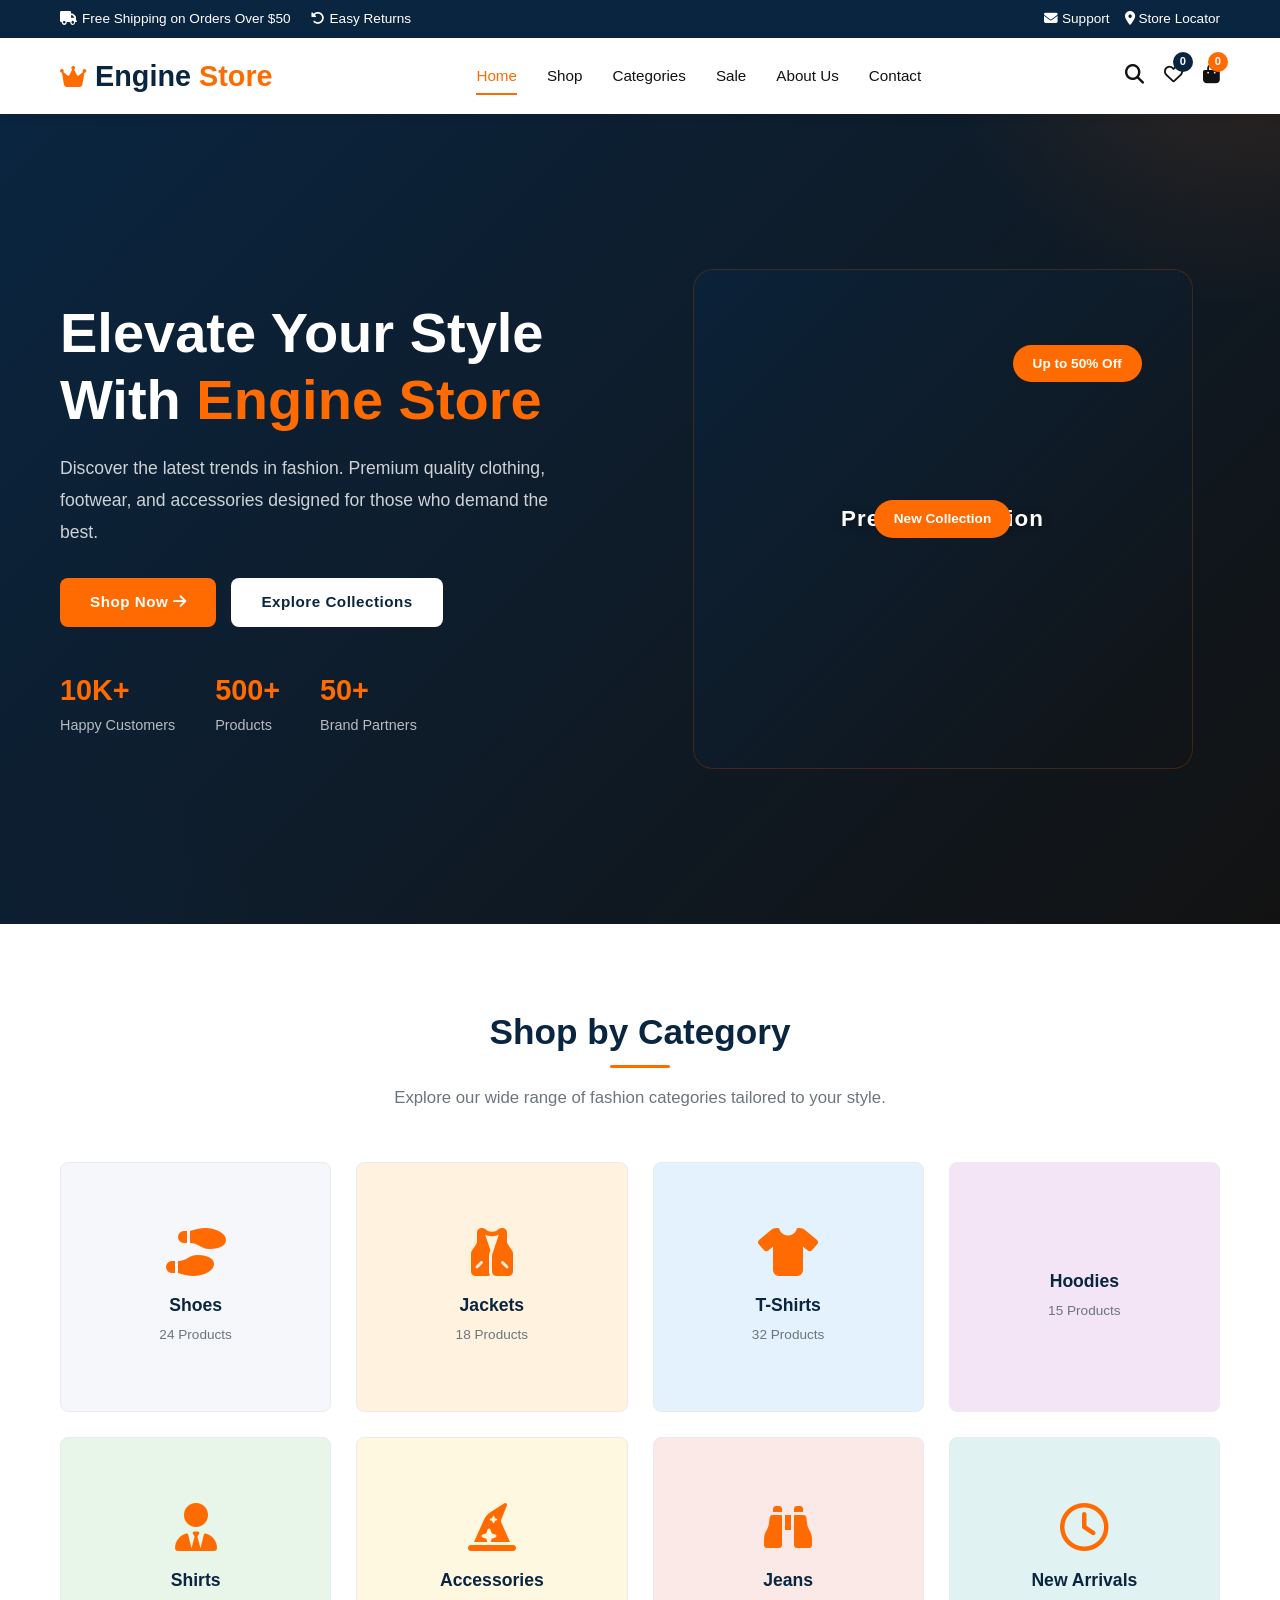
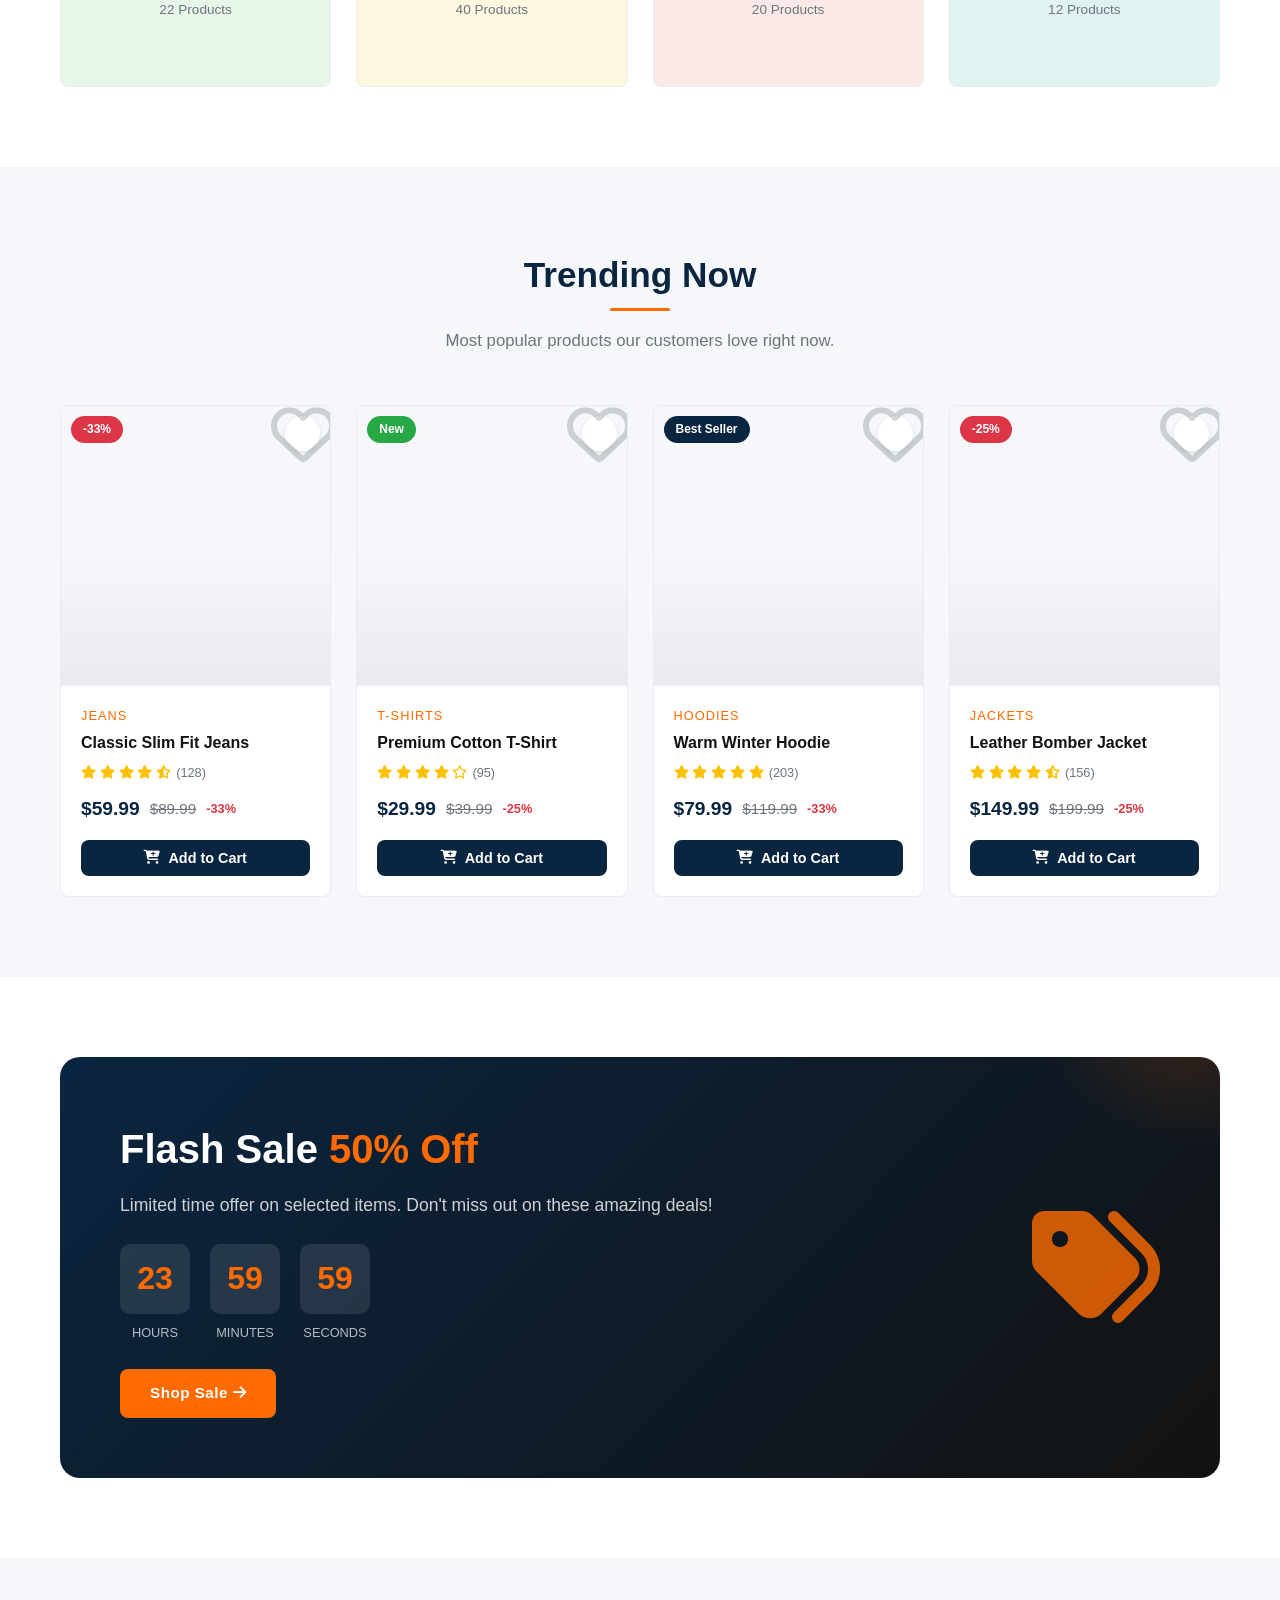
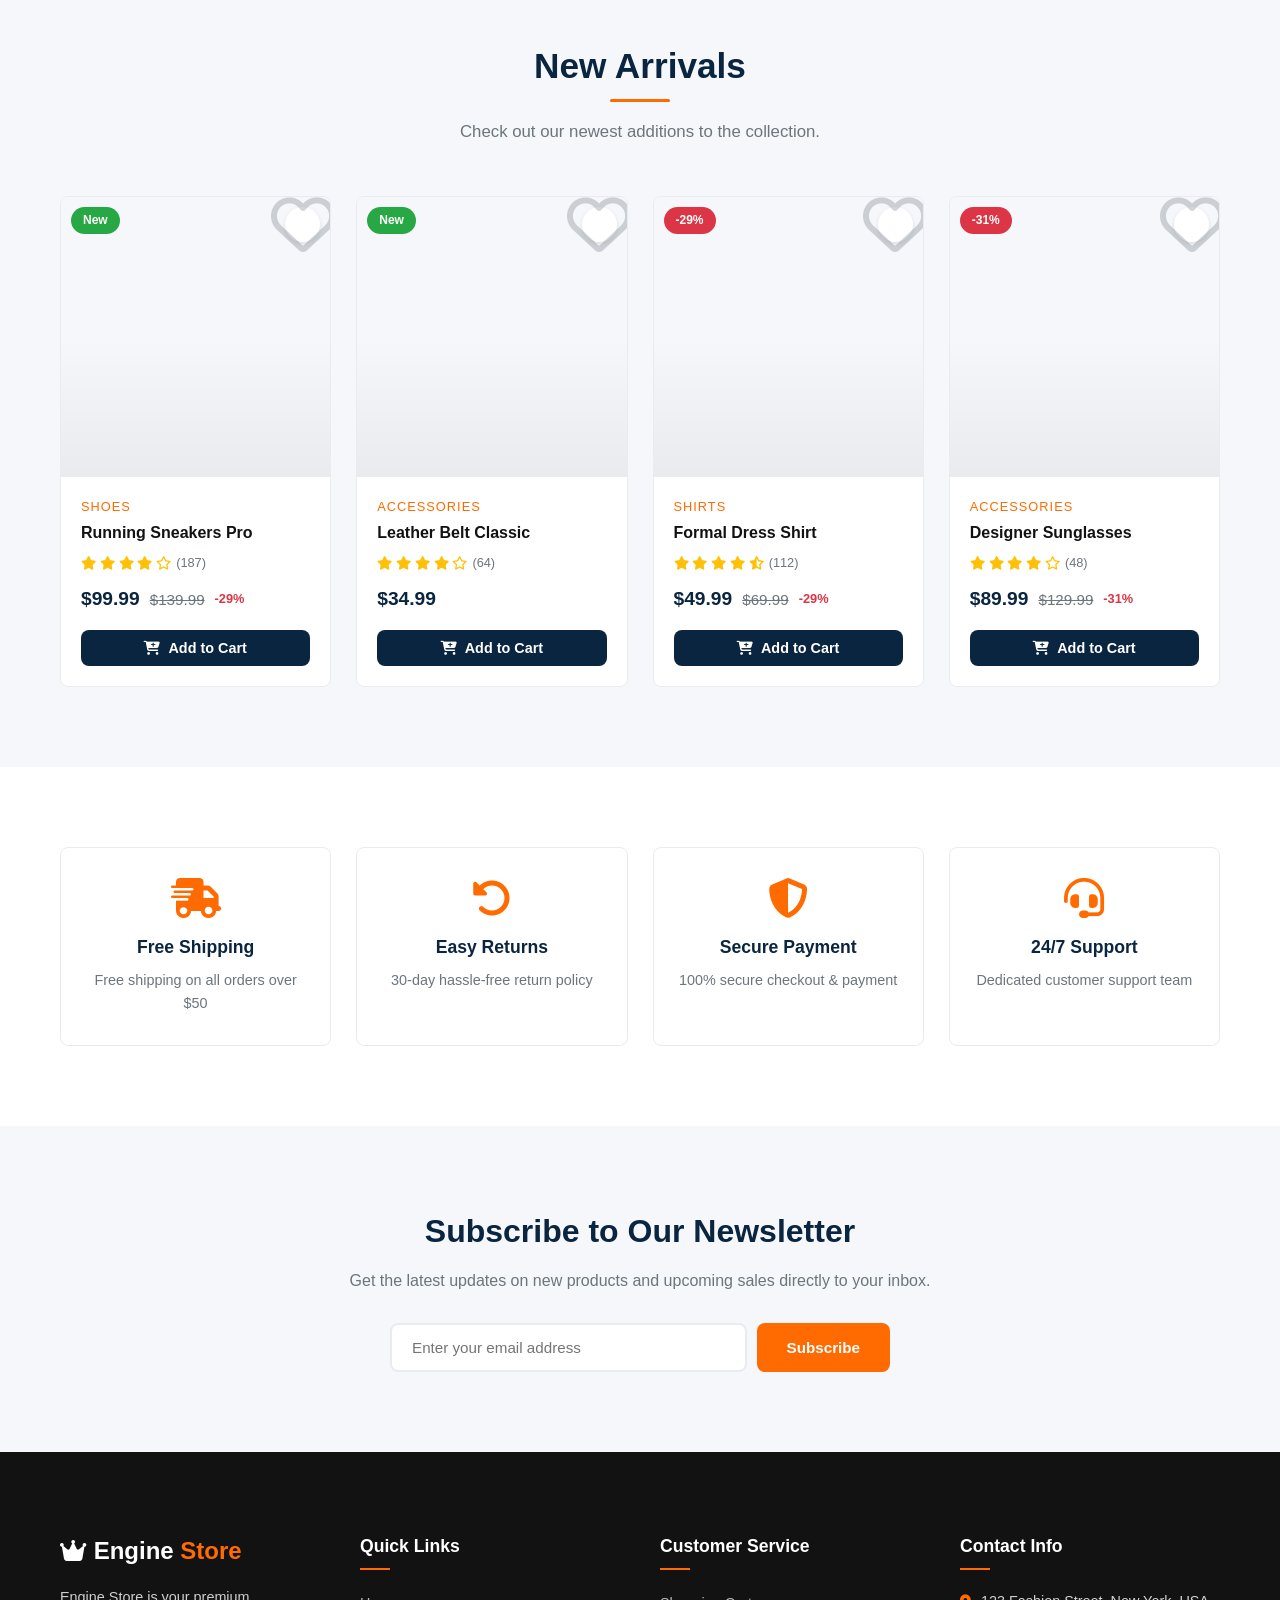
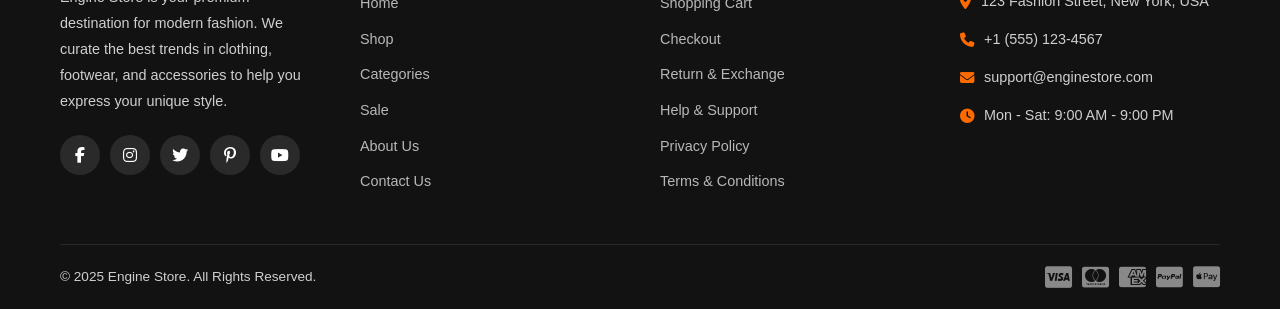
<file: index.html>
<!DOCTYPE html>
<html lang="en">
<head>
  <meta charset="UTF-8">
  <meta name="viewport" content="width=device-width, initial-scale=1.0">
  <title>Engine Store - Premium Fashion Clothing</title>
  <link rel="stylesheet" href="css/style.css">
  <link rel="stylesheet" href="https://cdnjs.cloudflare.com/ajax/libs/font-awesome/6.5.1/css/all.min.css">
</head>
<body>

  <!-- ===== Preloader ===== -->
  <div id="preloader">
    <div class="loader"></div>
  </div>

  <!-- ===== Toast Container ===== -->
  <div class="toast-container"></div>

  <!-- ===== Top Bar ===== -->
  <div class="top-bar">
    <div class="container">
      <div class="top-bar-left">
        <span><i class="fa-solid fa-truck"></i> Free Shipping on Orders Over $50</span>
        <span><i class="fa-solid fa-rotate-left"></i> Easy Returns</span>
      </div>
      <div class="top-bar-right">
        <a href="contact.html"><i class="fa-solid fa-envelope"></i> Support</a>
        <a href="#"><i class="fa-solid fa-location-dot"></i> Store Locator</a>
      </div>
    </div>
  </div>

  <!-- ===== Header ===== -->
  <header class="header">
    <div class="container">
      <a href="index.html" class="logo">
        <i class="fa-solid fa-crown"></i> Engine <span>Store</span>
      </a>

      <nav class="nav-links">
        <a href="index.html" class="active">Home</a>
        <a href="shop.html">Shop</a>
        <a href="categories.html">Categories</a>
        <a href="sale.html">Sale</a>
        <a href="about.html">About Us</a>
        <a href="contact.html">Contact</a>
      </nav>

      <div class="nav-icons">
        <a href="shop.html"><i class="fa-solid fa-magnifying-glass"></i></a>
        <a href="#" class="wishlist-icon">
          <i class="fa-regular fa-heart"></i>
          <span class="wishlist-count">0</span>
        </a>
        <a href="cart.html" class="cart-icon">
          <i class="fa-solid fa-bag-shopping"></i>
          <span class="cart-count">0</span>
        </a>
        <div class="hamburger">
          <span></span>
          <span></span>
          <span></span>
        </div>
      </div>
    </div>
  </header>

  <!-- ===== Hero Banner ===== -->
  <section class="hero">
    <div class="container">
      <div class="hero-content">
        <h1>Elevate Your Style With <span>Engine Store</span></h1>
        <p>Discover the latest trends in fashion. Premium quality clothing, footwear, and accessories designed for those who demand the best.</p>
        <div class="hero-buttons">
          <a href="shop.html" class="btn btn-primary">Shop Now <i class="fa-solid fa-arrow-right"></i></a>
          <a href="categories.html" class="btn btn-white">Explore Collections</a>
        </div>
        <div class="hero-stats">
          <div class="hero-stat">
            <h3>10K+</h3>
            <p>Happy Customers</p>
          </div>
          <div class="hero-stat">
            <h3>500+</h3>
            <p>Products</p>
          </div>
          <div class="hero-stat">
            <h3>50+</h3>
            <p>Brand Partners</p>
          </div>
        </div>
      </div>
      <div class="hero-image">
        <div class="hero-image-placeholder" id="heroImage">
          <span class="hero-img-text">Premium Fashion</span>
          <span class="floating-tag">New Collection</span>
          <span class="floating-tag">Up to 50% Off</span>
        </div>
      </div>
    </div>
  </section>

  <!-- ===== Featured Categories ===== -->
  <section class="section-padding">
    <div class="container">
      <div class="section-title">
        <h2>Shop by Category</h2>
        <p>Explore our wide range of fashion categories tailored to your style.</p>
      </div>
      <div class="categories-grid">
        <a href="categories.html" class="category-card">
          <i class="fa-solid fa-shoe-prints"></i>
          <h3>Shoes</h3>
          <p>24 Products</p>
        </a>
        <a href="categories.html" class="category-card">
          <i class="fa-solid fa-vest"></i>
          <h3>Jackets</h3>
          <p>18 Products</p>
        </a>
        <a href="categories.html" class="category-card">
          <i class="fa-solid fa-shirt"></i>
          <h3>T-Shirts</h3>
          <p>32 Products</p>
        </a>
        <a href="categories.html" class="category-card">
          <i class="fa-solid fa-hoodie"></i>
          <h3>Hoodies</h3>
          <p>15 Products</p>
        </a>
        <a href="categories.html" class="category-card">
          <i class="fa-solid fa-user-tie"></i>
          <h3>Shirts</h3>
          <p>22 Products</p>
        </a>
        <a href="categories.html" class="category-card">
          <i class="fa-solid fa-hat-wizard"></i>
          <h3>Accessories</h3>
          <p>40 Products</p>
        </a>
        <a href="categories.html" class="category-card">
          <i class="fa-solid fa-binoculars"></i>
          <h3>Jeans</h3>
          <p>20 Products</p>
        </a>
        <a href="categories.html" class="category-card">
          <i class="fa-regular fa-clock"></i>
          <h3>New Arrivals</h3>
          <p>12 Products</p>
        </a>
      </div>
    </div>
  </section>

  <!-- ===== Trending Products ===== -->
  <section class="section-padding" style="background: var(--light);">
    <div class="container">
      <div class="section-title">
        <h2>Trending Now</h2>
        <p>Most popular products our customers love right now.</p>
      </div>
      <div class="products-grid">
        <!-- Product 1 -->
        <div class="product-card">
          <span class="product-badge sale">-33%</span>
          <a href="product-details.html" class="product-image dynamic-image" data-index="0">
            <button class="product-wishlist"><i class="fa-regular fa-heart"></i></button>
          </a>
          <div class="product-info">
            <p class="product-category">Jeans</p>
            <h3><a href="product-details.html">Classic Slim Fit Jeans</a></h3>
            <div class="product-rating">
              <div class="stars">
                <i class="fa-solid fa-star"></i>
                <i class="fa-solid fa-star"></i>
                <i class="fa-solid fa-star"></i>
                <i class="fa-solid fa-star"></i>
                <i class="fa-solid fa-star-half-alt"></i>
              </div>
              <span>(128)</span>
            </div>
            <div class="product-price">
              <span class="current-price">$59.99</span>
              <span class="old-price">$89.99</span>
              <span class="discount-percent">-33%</span>
            </div>
            <button class="add-to-cart-btn"><i class="fa-solid fa-cart-plus"></i> Add to Cart</button>
          </div>
        </div>

        <!-- Product 2 -->
        <div class="product-card">
          <span class="product-badge new">New</span>
          <a href="product-details.html" class="product-image dynamic-image" data-index="1">
            <button class="product-wishlist"><i class="fa-regular fa-heart"></i></button>
          </a>
          <div class="product-info">
            <p class="product-category">T-Shirts</p>
            <h3><a href="product-details.html">Premium Cotton T-Shirt</a></h3>
            <div class="product-rating">
              <div class="stars">
                <i class="fa-solid fa-star"></i>
                <i class="fa-solid fa-star"></i>
                <i class="fa-solid fa-star"></i>
                <i class="fa-solid fa-star"></i>
                <i class="fa-regular fa-star"></i>
              </div>
              <span>(95)</span>
            </div>
            <div class="product-price">
              <span class="current-price">$29.99</span>
              <span class="old-price">$39.99</span>
              <span class="discount-percent">-25%</span>
            </div>
            <button class="add-to-cart-btn"><i class="fa-solid fa-cart-plus"></i> Add to Cart</button>
          </div>
        </div>

        <!-- Product 3 -->
        <div class="product-card">
          <span class="product-badge best">Best Seller</span>
          <a href="product-details.html" class="product-image dynamic-image" data-index="2">
            <button class="product-wishlist"><i class="fa-regular fa-heart"></i></button>
          </a>
          <div class="product-info">
            <p class="product-category">Hoodies</p>
            <h3><a href="product-details.html">Warm Winter Hoodie</a></h3>
            <div class="product-rating">
              <div class="stars">
                <i class="fa-solid fa-star"></i>
                <i class="fa-solid fa-star"></i>
                <i class="fa-solid fa-star"></i>
                <i class="fa-solid fa-star"></i>
                <i class="fa-solid fa-star"></i>
              </div>
              <span>(203)</span>
            </div>
            <div class="product-price">
              <span class="current-price">$79.99</span>
              <span class="old-price">$119.99</span>
              <span class="discount-percent">-33%</span>
            </div>
            <button class="add-to-cart-btn"><i class="fa-solid fa-cart-plus"></i> Add to Cart</button>
          </div>
        </div>

        <!-- Product 4 -->
        <div class="product-card">
          <span class="product-badge sale">-25%</span>
          <a href="product-details.html" class="product-image dynamic-image" data-index="3">
            <button class="product-wishlist"><i class="fa-regular fa-heart"></i></button>
          </a>
          <div class="product-info">
            <p class="product-category">Jackets</p>
            <h3><a href="product-details.html">Leather Bomber Jacket</a></h3>
            <div class="product-rating">
              <div class="stars">
                <i class="fa-solid fa-star"></i>
                <i class="fa-solid fa-star"></i>
                <i class="fa-solid fa-star"></i>
                <i class="fa-solid fa-star"></i>
                <i class="fa-solid fa-star-half-alt"></i>
              </div>
              <span>(156)</span>
            </div>
            <div class="product-price">
              <span class="current-price">$149.99</span>
              <span class="old-price">$199.99</span>
              <span class="discount-percent">-25%</span>
            </div>
            <button class="add-to-cart-btn"><i class="fa-solid fa-cart-plus"></i> Add to Cart</button>
          </div>
        </div>
      </div>
    </div>
  </section>

  <!-- ===== Offer Banner ===== -->
  <section class="section-padding">
    <div class="container">
      <div class="offer-banner">
        <div class="offer-content">
          <h2>Flash Sale <span>50% Off</span></h2>
          <p>Limited time offer on selected items. Don't miss out on these amazing deals!</p>
          <div class="offer-timer">
            <div class="timer-item">
              <span class="number hours">24</span>
              <span class="label">Hours</span>
            </div>
            <div class="timer-item">
              <span class="number minutes">00</span>
              <span class="label">Minutes</span>
            </div>
            <div class="timer-item">
              <span class="number seconds">00</span>
              <span class="label">Seconds</span>
            </div>
          </div>
          <a href="sale.html" class="btn btn-primary">Shop Sale <i class="fa-solid fa-arrow-right"></i></a>
        </div>
        <div class="offer-image">
          <i class="fa-solid fa-tags"></i>
        </div>
      </div>
    </div>
  </section>

  <!-- ===== New Arrivals ===== -->
  <section class="section-padding" style="background: var(--light);">
    <div class="container">
      <div class="section-title">
        <h2>New Arrivals</h2>
        <p>Check out our newest additions to the collection.</p>
      </div>
      <div class="products-grid">
        <!-- Product 5 -->
        <div class="product-card">
          <span class="product-badge new">New</span>
          <a href="product-details.html" class="product-image dynamic-image" data-index="4">
            <button class="product-wishlist"><i class="fa-regular fa-heart"></i></button>
          </a>
          <div class="product-info">
            <p class="product-category">Shoes</p>
            <h3><a href="product-details.html">Running Sneakers Pro</a></h3>
            <div class="product-rating">
              <div class="stars">
                <i class="fa-solid fa-star"></i>
                <i class="fa-solid fa-star"></i>
                <i class="fa-solid fa-star"></i>
                <i class="fa-solid fa-star"></i>
                <i class="fa-regular fa-star"></i>
              </div>
              <span>(187)</span>
            </div>
            <div class="product-price">
              <span class="current-price">$99.99</span>
              <span class="old-price">$139.99</span>
              <span class="discount-percent">-29%</span>
            </div>
            <button class="add-to-cart-btn"><i class="fa-solid fa-cart-plus"></i> Add to Cart</button>
          </div>
        </div>

        <!-- Product 6 -->
        <div class="product-card">
          <span class="product-badge new">New</span>
          <a href="product-details.html" class="product-image dynamic-image" data-index="5">
            <button class="product-wishlist"><i class="fa-regular fa-heart"></i></button>
          </a>
          <div class="product-info">
            <p class="product-category">Accessories</p>
            <h3><a href="product-details.html">Leather Belt Classic</a></h3>
            <div class="product-rating">
              <div class="stars">
                <i class="fa-solid fa-star"></i>
                <i class="fa-solid fa-star"></i>
                <i class="fa-solid fa-star"></i>
                <i class="fa-solid fa-star"></i>
                <i class="fa-regular fa-star"></i>
              </div>
              <span>(64)</span>
            </div>
            <div class="product-price">
              <span class="current-price">$34.99</span>
            </div>
            <button class="add-to-cart-btn"><i class="fa-solid fa-cart-plus"></i> Add to Cart</button>
          </div>
        </div>

        <!-- Product 7 -->
        <div class="product-card">
          <span class="product-badge sale">-29%</span>
          <a href="product-details.html" class="product-image dynamic-image" data-index="6">
            <button class="product-wishlist"><i class="fa-regular fa-heart"></i></button>
          </a>
          <div class="product-info">
            <p class="product-category">Shirts</p>
            <h3><a href="product-details.html">Formal Dress Shirt</a></h3>
            <div class="product-rating">
              <div class="stars">
                <i class="fa-solid fa-star"></i>
                <i class="fa-solid fa-star"></i>
                <i class="fa-solid fa-star"></i>
                <i class="fa-solid fa-star"></i>
                <i class="fa-solid fa-star-half-alt"></i>
              </div>
              <span>(112)</span>
            </div>
            <div class="product-price">
              <span class="current-price">$49.99</span>
              <span class="old-price">$69.99</span>
              <span class="discount-percent">-29%</span>
            </div>
            <button class="add-to-cart-btn"><i class="fa-solid fa-cart-plus"></i> Add to Cart</button>
          </div>
        </div>

        <!-- Product 8 -->
        <div class="product-card">
          <span class="product-badge sale">-31%</span>
          <a href="product-details.html" class="product-image dynamic-image" data-index="7">
            <button class="product-wishlist"><i class="fa-regular fa-heart"></i></button>
          </a>
          <div class="product-info">
            <p class="product-category">Accessories</p>
            <h3><a href="product-details.html">Designer Sunglasses</a></h3>
            <div class="product-rating">
              <div class="stars">
                <i class="fa-solid fa-star"></i>
                <i class="fa-solid fa-star"></i>
                <i class="fa-solid fa-star"></i>
                <i class="fa-solid fa-star"></i>
                <i class="fa-regular fa-star"></i>
              </div>
              <span>(48)</span>
            </div>
            <div class="product-price">
              <span class="current-price">$89.99</span>
              <span class="old-price">$129.99</span>
              <span class="discount-percent">-31%</span>
            </div>
            <button class="add-to-cart-btn"><i class="fa-solid fa-cart-plus"></i> Add to Cart</button>
          </div>
        </div>
      </div>
    </div>
  </section>

  <!-- ===== Features ===== -->
  <section class="section-padding">
    <div class="container">
      <div class="features-grid">
        <div class="feature-card">
          <i class="fa-solid fa-truck-fast"></i>
          <h4>Free Shipping</h4>
          <p>Free shipping on all orders over $50</p>
        </div>
        <div class="feature-card">
          <i class="fa-solid fa-rotate-left"></i>
          <h4>Easy Returns</h4>
          <p>30-day hassle-free return policy</p>
        </div>
        <div class="feature-card">
          <i class="fa-solid fa-shield-halved"></i>
          <h4>Secure Payment</h4>
          <p>100% secure checkout & payment</p>
        </div>
        <div class="feature-card">
          <i class="fa-solid fa-headset"></i>
          <h4>24/7 Support</h4>
          <p>Dedicated customer support team</p>
        </div>
      </div>
    </div>
  </section>

  <!-- ===== Newsletter ===== -->
  <section class="section-padding newsletter">
    <div class="container">
      <div class="newsletter-content">
        <h2>Subscribe to Our Newsletter</h2>
        <p>Get the latest updates on new products and upcoming sales directly to your inbox.</p>
        <form class="newsletter-form">
          <input type="email" placeholder="Enter your email address" required>
          <button type="submit">Subscribe</button>
        </form>
      </div>
    </div>
  </section>

  <!-- ===== Footer ===== -->
  <footer class="footer">
    <div class="container">
      <div class="footer-grid">
        <div class="footer-about">
          <h3><i class="fa-solid fa-crown"></i> Engine <span>Store</span></h3>
          <p>Engine Store is your premium destination for modern fashion. We curate the best trends in clothing, footwear, and accessories to help you express your unique style.</p>
          <div class="footer-social">
            <a href="#"><i class="fa-brands fa-facebook-f"></i></a>
            <a href="#"><i class="fa-brands fa-instagram"></i></a>
            <a href="#"><i class="fa-brands fa-twitter"></i></a>
            <a href="#"><i class="fa-brands fa-pinterest-p"></i></a>
            <a href="#"><i class="fa-brands fa-youtube"></i></a>
          </div>
        </div>
        <div class="footer-links">
          <h4>Quick Links</h4>
          <ul>
            <li><a href="index.html">Home</a></li>
            <li><a href="shop.html">Shop</a></li>
            <li><a href="categories.html">Categories</a></li>
            <li><a href="sale.html">Sale</a></li>
            <li><a href="about.html">About Us</a></li>
            <li><a href="contact.html">Contact Us</a></li>
          </ul>
        </div>
        <div class="footer-links">
          <h4>Customer Service</h4>
          <ul>
            <li><a href="cart.html">Shopping Cart</a></li>
            <li><a href="checkout.html">Checkout</a></li>
            <li><a href="return-exchange.html">Return & Exchange</a></li>
            <li><a href="contact.html">Help & Support</a></li>
            <li><a href="#">Privacy Policy</a></li>
            <li><a href="#">Terms & Conditions</a></li>
          </ul>
        </div>
        <div class="footer-links footer-contact">
          <h4>Contact Info</h4>
          <ul>
            <li><i class="fa-solid fa-location-dot"></i> 123 Fashion Street, New York, USA</li>
            <li><i class="fa-solid fa-phone"></i> +1 (555) 123-4567</li>
            <li><i class="fa-solid fa-envelope"></i> support@enginestore.com</li>
            <li><i class="fa-solid fa-clock"></i> Mon - Sat: 9:00 AM - 9:00 PM</li>
          </ul>
        </div>
      </div>
      <div class="footer-bottom">
        <p>&copy; 2025 Engine Store. All Rights Reserved.</p>
        <div class="footer-payments">
          <i class="fa-brands fa-cc-visa"></i>
          <i class="fa-brands fa-cc-mastercard"></i>
          <i class="fa-brands fa-cc-amex"></i>
          <i class="fa-brands fa-cc-paypal"></i>
          <i class="fa-brands fa-cc-apple-pay"></i>
        </div>
      </div>
    </div>
  </footer>

  <!-- ===== Scroll to Top ===== -->
  <button id="scrollTop" class="scroll-top">
    <i class="fa-solid fa-arrow-up"></i>
  </button>

  <script src="js/main.js"></script>
</body>
</html>
</file>
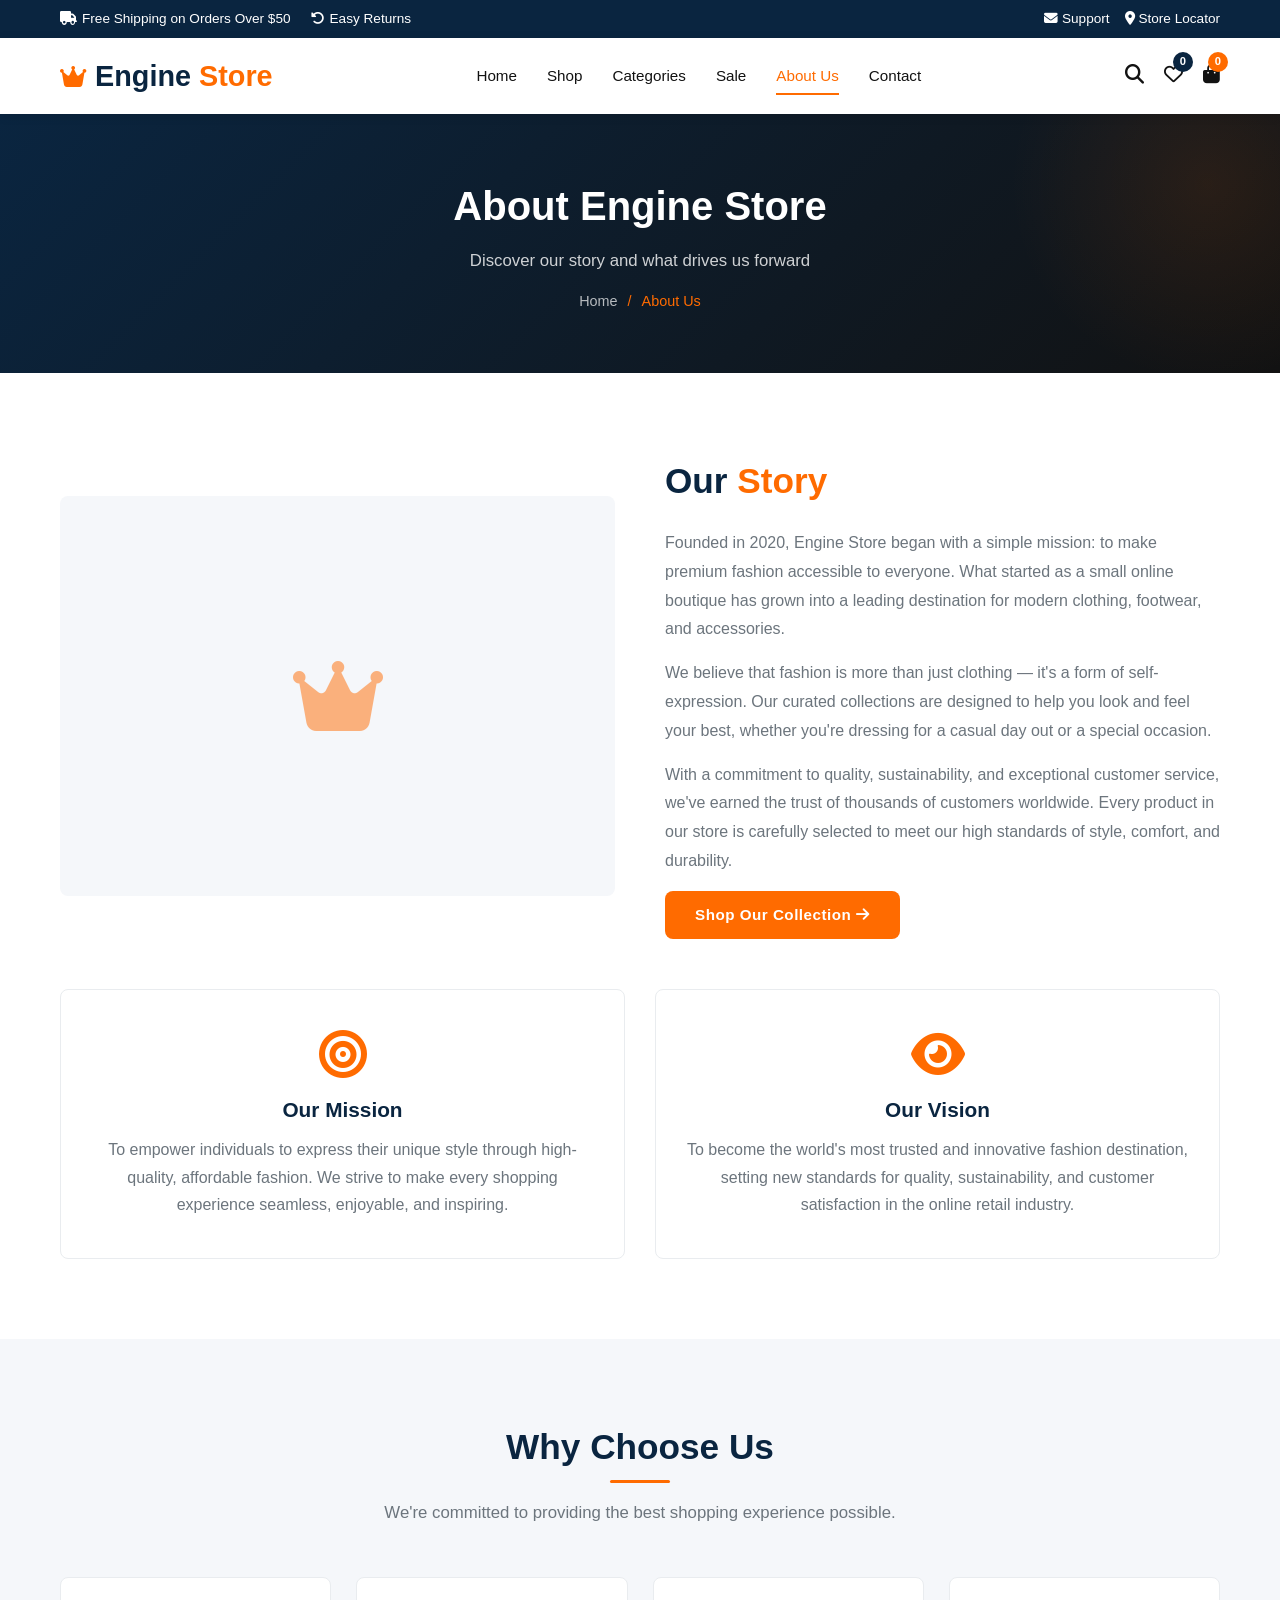
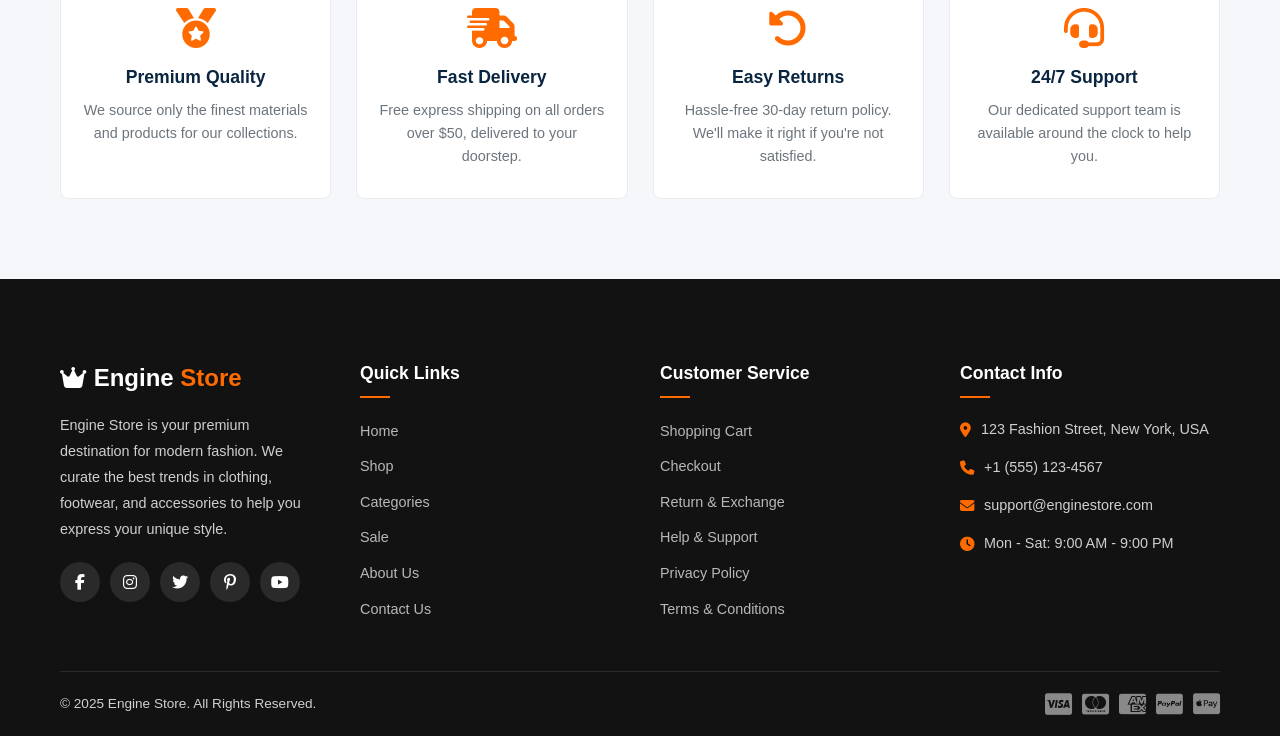
<file: about.html>
<!DOCTYPE html>
<html lang="en">
<head>
  <meta charset="UTF-8">
  <meta name="viewport" content="width=device-width, initial-scale=1.0">
  <title>About Us - Engine Store</title>
  <link rel="stylesheet" href="css/style.css">
  <link rel="stylesheet" href="https://cdnjs.cloudflare.com/ajax/libs/font-awesome/6.5.1/css/all.min.css">
</head>
<body>

  <div id="preloader">
    <div class="loader"></div>
  </div>

  <div class="toast-container"></div>

  <!-- Top Bar -->
  <div class="top-bar">
    <div class="container">
      <div class="top-bar-left">
        <span><i class="fa-solid fa-truck"></i> Free Shipping on Orders Over $50</span>
        <span><i class="fa-solid fa-rotate-left"></i> Easy Returns</span>
      </div>
      <div class="top-bar-right">
        <a href="contact.html"><i class="fa-solid fa-envelope"></i> Support</a>
        <a href="#"><i class="fa-solid fa-location-dot"></i> Store Locator</a>
      </div>
    </div>
  </div>

  <!-- Header -->
  <header class="header">
    <div class="container">
      <a href="index.html" class="logo">
        <i class="fa-solid fa-crown"></i> Engine <span>Store</span>
      </a>
      <nav class="nav-links">
        <a href="index.html">Home</a>
        <a href="shop.html">Shop</a>
        <a href="categories.html">Categories</a>
        <a href="sale.html">Sale</a>
        <a href="about.html" class="active">About Us</a>
        <a href="contact.html">Contact</a>
      </nav>
      <div class="nav-icons">
        <a href="shop.html"><i class="fa-solid fa-magnifying-glass"></i></a>
        <a href="#" class="wishlist-icon">
          <i class="fa-regular fa-heart"></i>
          <span class="wishlist-count">0</span>
        </a>
        <a href="cart.html" class="cart-icon">
          <i class="fa-solid fa-bag-shopping"></i>
          <span class="cart-count">0</span>
        </a>
        <div class="hamburger">
          <span></span>
          <span></span>
          <span></span>
        </div>
      </div>
    </div>
  </header>

  <!-- Page Banner -->
  <section class="page-banner">
    <div class="container">
      <h1>About Engine Store</h1>
      <p>Discover our story and what drives us forward</p>
      <div class="breadcrumb">
        <a href="index.html">Home</a>
        <span>/</span>
        <span>About Us</span>
      </div>
    </div>
  </section>

  <!-- About Section -->
  <section class="about-section">
    <div class="container">
      <div class="about-grid">
        <div class="about-image">
          <i class="fa-solid fa-crown"></i>
        </div>
        <div class="about-content">
          <h2>Our <span>Story</span></h2>
          <p>Founded in 2020, Engine Store began with a simple mission: to make premium fashion accessible to everyone. What started as a small online boutique has grown into a leading destination for modern clothing, footwear, and accessories.</p>
          <p>We believe that fashion is more than just clothing — it's a form of self-expression. Our curated collections are designed to help you look and feel your best, whether you're dressing for a casual day out or a special occasion.</p>
          <p>With a commitment to quality, sustainability, and exceptional customer service, we've earned the trust of thousands of customers worldwide. Every product in our store is carefully selected to meet our high standards of style, comfort, and durability.</p>
          <a href="shop.html" class="btn btn-primary">Shop Our Collection <i class="fa-solid fa-arrow-right"></i></a>
        </div>
      </div>

      <div class="mission-vision">
        <div class="mission-box">
          <i class="fa-solid fa-bullseye"></i>
          <h3>Our Mission</h3>
          <p>To empower individuals to express their unique style through high-quality, affordable fashion. We strive to make every shopping experience seamless, enjoyable, and inspiring.</p>
        </div>
        <div class="vision-box">
          <i class="fa-solid fa-eye"></i>
          <h3>Our Vision</h3>
          <p>To become the world's most trusted and innovative fashion destination, setting new standards for quality, sustainability, and customer satisfaction in the online retail industry.</p>
        </div>
      </div>
    </div>
  </section>

  <!-- Features -->
  <section class="section-padding" style="background: var(--light);">
    <div class="container">
      <div class="section-title">
        <h2>Why Choose Us</h2>
        <p>We're committed to providing the best shopping experience possible.</p>
      </div>
      <div class="features-grid">
        <div class="feature-card">
          <i class="fa-solid fa-medal"></i>
          <h4>Premium Quality</h4>
          <p>We source only the finest materials and products for our collections.</p>
        </div>
        <div class="feature-card">
          <i class="fa-solid fa-truck-fast"></i>
          <h4>Fast Delivery</h4>
          <p>Free express shipping on all orders over $50, delivered to your doorstep.</p>
        </div>
        <div class="feature-card">
          <i class="fa-solid fa-rotate-left"></i>
          <h4>Easy Returns</h4>
          <p>Hassle-free 30-day return policy. We'll make it right if you're not satisfied.</p>
        </div>
        <div class="feature-card">
          <i class="fa-solid fa-headset"></i>
          <h4>24/7 Support</h4>
          <p>Our dedicated support team is available around the clock to help you.</p>
        </div>
      </div>
    </div>
  </section>

  <!-- Footer -->
  <footer class="footer">
    <div class="container">
      <div class="footer-grid">
        <div class="footer-about">
          <h3><i class="fa-solid fa-crown"></i> Engine <span>Store</span></h3>
          <p>Engine Store is your premium destination for modern fashion. We curate the best trends in clothing, footwear, and accessories to help you express your unique style.</p>
          <div class="footer-social">
            <a href="#"><i class="fa-brands fa-facebook-f"></i></a>
            <a href="#"><i class="fa-brands fa-instagram"></i></a>
            <a href="#"><i class="fa-brands fa-twitter"></i></a>
            <a href="#"><i class="fa-brands fa-pinterest-p"></i></a>
            <a href="#"><i class="fa-brands fa-youtube"></i></a>
          </div>
        </div>
        <div class="footer-links">
          <h4>Quick Links</h4>
          <ul>
            <li><a href="index.html">Home</a></li>
            <li><a href="shop.html">Shop</a></li>
            <li><a href="categories.html">Categories</a></li>
            <li><a href="sale.html">Sale</a></li>
            <li><a href="about.html">About Us</a></li>
            <li><a href="contact.html">Contact Us</a></li>
          </ul>
        </div>
        <div class="footer-links">
          <h4>Customer Service</h4>
          <ul>
            <li><a href="cart.html">Shopping Cart</a></li>
            <li><a href="checkout.html">Checkout</a></li>
            <li><a href="return-exchange.html">Return & Exchange</a></li>
            <li><a href="contact.html">Help & Support</a></li>
            <li><a href="#">Privacy Policy</a></li>
            <li><a href="#">Terms & Conditions</a></li>
          </ul>
        </div>
        <div class="footer-links footer-contact">
          <h4>Contact Info</h4>
          <ul>
            <li><i class="fa-solid fa-location-dot"></i> 123 Fashion Street, New York, USA</li>
            <li><i class="fa-solid fa-phone"></i> +1 (555) 123-4567</li>
            <li><i class="fa-solid fa-envelope"></i> support@enginestore.com</li>
            <li><i class="fa-solid fa-clock"></i> Mon - Sat: 9:00 AM - 9:00 PM</li>
          </ul>
        </div>
      </div>
      <div class="footer-bottom">
        <p>&copy; 2025 Engine Store. All Rights Reserved.</p>
        <div class="footer-payments">
          <i class="fa-brands fa-cc-visa"></i>
          <i class="fa-brands fa-cc-mastercard"></i>
          <i class="fa-brands fa-cc-amex"></i>
          <i class="fa-brands fa-cc-paypal"></i>
          <i class="fa-brands fa-cc-apple-pay"></i>
        </div>
      </div>
    </div>
  </footer>

  <button id="scrollTop" class="scroll-top">
    <i class="fa-solid fa-arrow-up"></i>
  </button>

  <script src="js/main.js"></script>
</body>
</html>
</file>
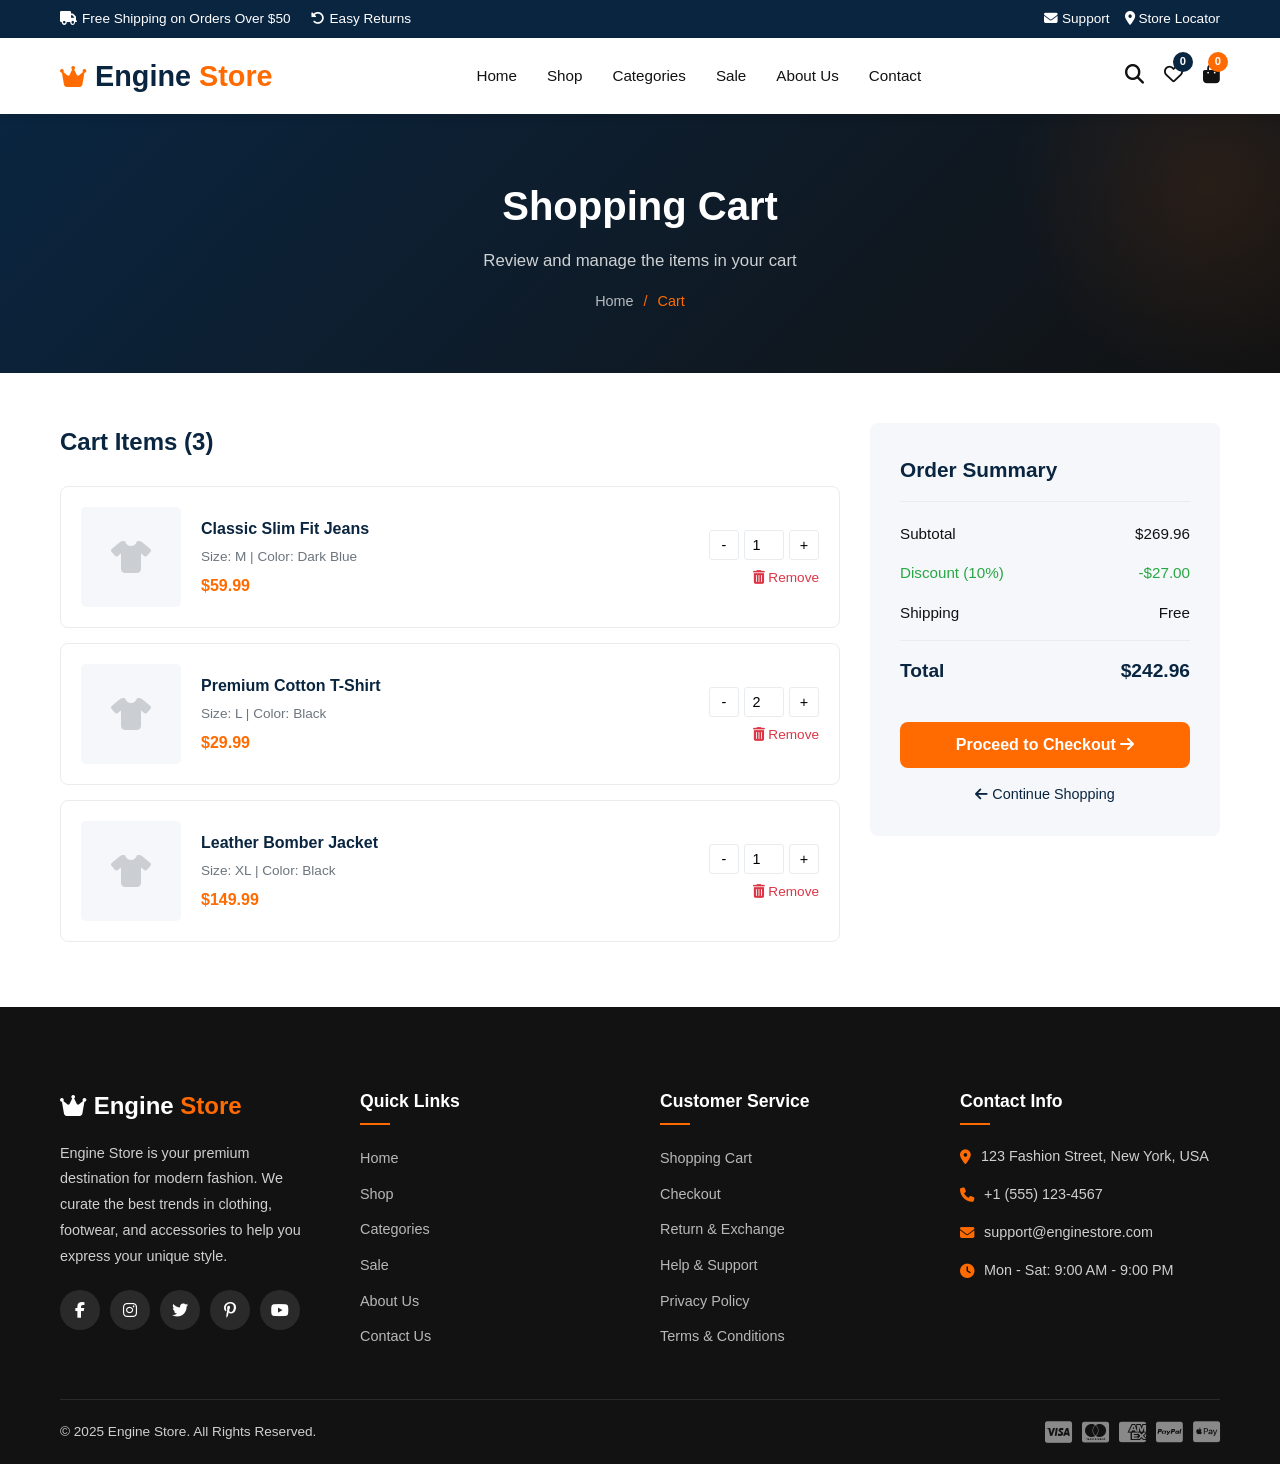
<file: cart.html>
<!DOCTYPE html>
<html lang="en">
<head>
  <meta charset="UTF-8">
  <meta name="viewport" content="width=device-width, initial-scale=1.0">
  <title>Shopping Cart - Engine Store</title>
  <link rel="stylesheet" href="css/style.css">
  <link rel="stylesheet" href="https://cdnjs.cloudflare.com/ajax/libs/font-awesome/6.5.1/css/all.min.css">
</head>
<body>

  <div id="preloader">
    <div class="loader"></div>
  </div>

  <div class="toast-container"></div>

  <!-- Top Bar -->
  <div class="top-bar">
    <div class="container">
      <div class="top-bar-left">
        <span><i class="fa-solid fa-truck"></i> Free Shipping on Orders Over $50</span>
        <span><i class="fa-solid fa-rotate-left"></i> Easy Returns</span>
      </div>
      <div class="top-bar-right">
        <a href="contact.html"><i class="fa-solid fa-envelope"></i> Support</a>
        <a href="#"><i class="fa-solid fa-location-dot"></i> Store Locator</a>
      </div>
    </div>
  </div>

  <!-- Header -->
  <header class="header">
    <div class="container">
      <a href="index.html" class="logo">
        <i class="fa-solid fa-crown"></i> Engine <span>Store</span>
      </a>
      <nav class="nav-links">
        <a href="index.html">Home</a>
        <a href="shop.html">Shop</a>
        <a href="categories.html">Categories</a>
        <a href="sale.html">Sale</a>
        <a href="about.html">About Us</a>
        <a href="contact.html">Contact</a>
      </nav>
      <div class="nav-icons">
        <a href="shop.html"><i class="fa-solid fa-magnifying-glass"></i></a>
        <a href="#" class="wishlist-icon">
          <i class="fa-regular fa-heart"></i>
          <span class="wishlist-count">0</span>
        </a>
        <a href="cart.html" class="cart-icon">
          <i class="fa-solid fa-bag-shopping"></i>
          <span class="cart-count">0</span>
        </a>
        <div class="hamburger">
          <span></span>
          <span></span>
          <span></span>
        </div>
      </div>
    </div>
  </header>

  <!-- Page Banner -->
  <section class="page-banner">
    <div class="container">
      <h1>Shopping Cart</h1>
      <p>Review and manage the items in your cart</p>
      <div class="breadcrumb">
        <a href="index.html">Home</a>
        <span>/</span>
        <span>Cart</span>
      </div>
    </div>
  </section>

  <!-- Cart Section -->
  <section class="cart-section">
    <div class="container">
      <div class="cart-layout">
        <!-- Cart Items -->
        <div class="cart-items">
          <h2>Cart Items (3)</h2>

          <div class="cart-item">
            <div class="cart-item-image">
              <i class="fa-solid fa-shirt"></i>
            </div>
            <div class="cart-item-info">
              <h4>Classic Slim Fit Jeans</h4>
              <p>Size: M | Color: Dark Blue</p>
              <span class="item-price">$59.99</span>
              <div class="item-total" style="display: none;">$59.99</div>
            </div>
            <div class="cart-item-actions">
              <div class="quantity">
                <button class="qty-minus">-</button>
                <input type="number" value="1" min="1" max="99">
                <button class="qty-plus">+</button>
              </div>
              <button class="remove-btn"><i class="fa-solid fa-trash-can"></i> Remove</button>
            </div>
          </div>

          <div class="cart-item">
            <div class="cart-item-image">
              <i class="fa-solid fa-shirt"></i>
            </div>
            <div class="cart-item-info">
              <h4>Premium Cotton T-Shirt</h4>
              <p>Size: L | Color: Black</p>
              <span class="item-price">$29.99</span>
              <div class="item-total" style="display: none;">$29.99</div>
            </div>
            <div class="cart-item-actions">
              <div class="quantity">
                <button class="qty-minus">-</button>
                <input type="number" value="2" min="1" max="99">
                <button class="qty-plus">+</button>
              </div>
              <button class="remove-btn"><i class="fa-solid fa-trash-can"></i> Remove</button>
            </div>
          </div>

          <div class="cart-item">
            <div class="cart-item-image">
              <i class="fa-solid fa-shirt"></i>
            </div>
            <div class="cart-item-info">
              <h4>Leather Bomber Jacket</h4>
              <p>Size: XL | Color: Black</p>
              <span class="item-price">$149.99</span>
              <div class="item-total" style="display: none;">$149.99</div>
            </div>
            <div class="cart-item-actions">
              <div class="quantity">
                <button class="qty-minus">-</button>
                <input type="number" value="1" min="1" max="99">
                <button class="qty-plus">+</button>
              </div>
              <button class="remove-btn"><i class="fa-solid fa-trash-can"></i> Remove</button>
            </div>
          </div>
        </div>

        <!-- Cart Summary -->
        <div class="cart-summary">
          <h3>Order Summary</h3>
          <div class="summary-row">
            <span>Subtotal</span>
            <span class="subtotal-amount">$269.97</span>
          </div>
          <div class="summary-row discount">
            <span>Discount (10%)</span>
            <span class="discount-amount">-$26.99</span>
          </div>
          <div class="summary-row">
            <span>Shipping</span>
            <span class="shipping-amount">Free</span>
          </div>
          <div class="summary-row total">
            <span>Total</span>
            <span class="total-amount">$242.98</span>
          </div>
          <button class="checkout-btn" onclick="window.location.href='checkout.html'">Proceed to Checkout <i class="fa-solid fa-arrow-right"></i></button>
          <a href="shop.html" class="continue-shopping"><i class="fa-solid fa-arrow-left"></i> Continue Shopping</a>
        </div>
      </div>
    </div>
  </section>

  <!-- Footer -->
  <footer class="footer">
    <div class="container">
      <div class="footer-grid">
        <div class="footer-about">
          <h3><i class="fa-solid fa-crown"></i> Engine <span>Store</span></h3>
          <p>Engine Store is your premium destination for modern fashion. We curate the best trends in clothing, footwear, and accessories to help you express your unique style.</p>
          <div class="footer-social">
            <a href="#"><i class="fa-brands fa-facebook-f"></i></a>
            <a href="#"><i class="fa-brands fa-instagram"></i></a>
            <a href="#"><i class="fa-brands fa-twitter"></i></a>
            <a href="#"><i class="fa-brands fa-pinterest-p"></i></a>
            <a href="#"><i class="fa-brands fa-youtube"></i></a>
          </div>
        </div>
        <div class="footer-links">
          <h4>Quick Links</h4>
          <ul>
            <li><a href="index.html">Home</a></li>
            <li><a href="shop.html">Shop</a></li>
            <li><a href="categories.html">Categories</a></li>
            <li><a href="sale.html">Sale</a></li>
            <li><a href="about.html">About Us</a></li>
            <li><a href="contact.html">Contact Us</a></li>
          </ul>
        </div>
        <div class="footer-links">
          <h4>Customer Service</h4>
          <ul>
            <li><a href="cart.html">Shopping Cart</a></li>
            <li><a href="checkout.html">Checkout</a></li>
            <li><a href="return-exchange.html">Return & Exchange</a></li>
            <li><a href="contact.html">Help & Support</a></li>
            <li><a href="#">Privacy Policy</a></li>
            <li><a href="#">Terms & Conditions</a></li>
          </ul>
        </div>
        <div class="footer-links footer-contact">
          <h4>Contact Info</h4>
          <ul>
            <li><i class="fa-solid fa-location-dot"></i> 123 Fashion Street, New York, USA</li>
            <li><i class="fa-solid fa-phone"></i> +1 (555) 123-4567</li>
            <li><i class="fa-solid fa-envelope"></i> support@enginestore.com</li>
            <li><i class="fa-solid fa-clock"></i> Mon - Sat: 9:00 AM - 9:00 PM</li>
          </ul>
        </div>
      </div>
      <div class="footer-bottom">
        <p>&copy; 2025 Engine Store. All Rights Reserved.</p>
        <div class="footer-payments">
          <i class="fa-brands fa-cc-visa"></i>
          <i class="fa-brands fa-cc-mastercard"></i>
          <i class="fa-brands fa-cc-amex"></i>
          <i class="fa-brands fa-cc-paypal"></i>
          <i class="fa-brands fa-cc-apple-pay"></i>
        </div>
      </div>
    </div>
  </footer>

  <button id="scrollTop" class="scroll-top">
    <i class="fa-solid fa-arrow-up"></i>
  </button>

  <script src="js/main.js"></script>
</body>
</html>
</file>
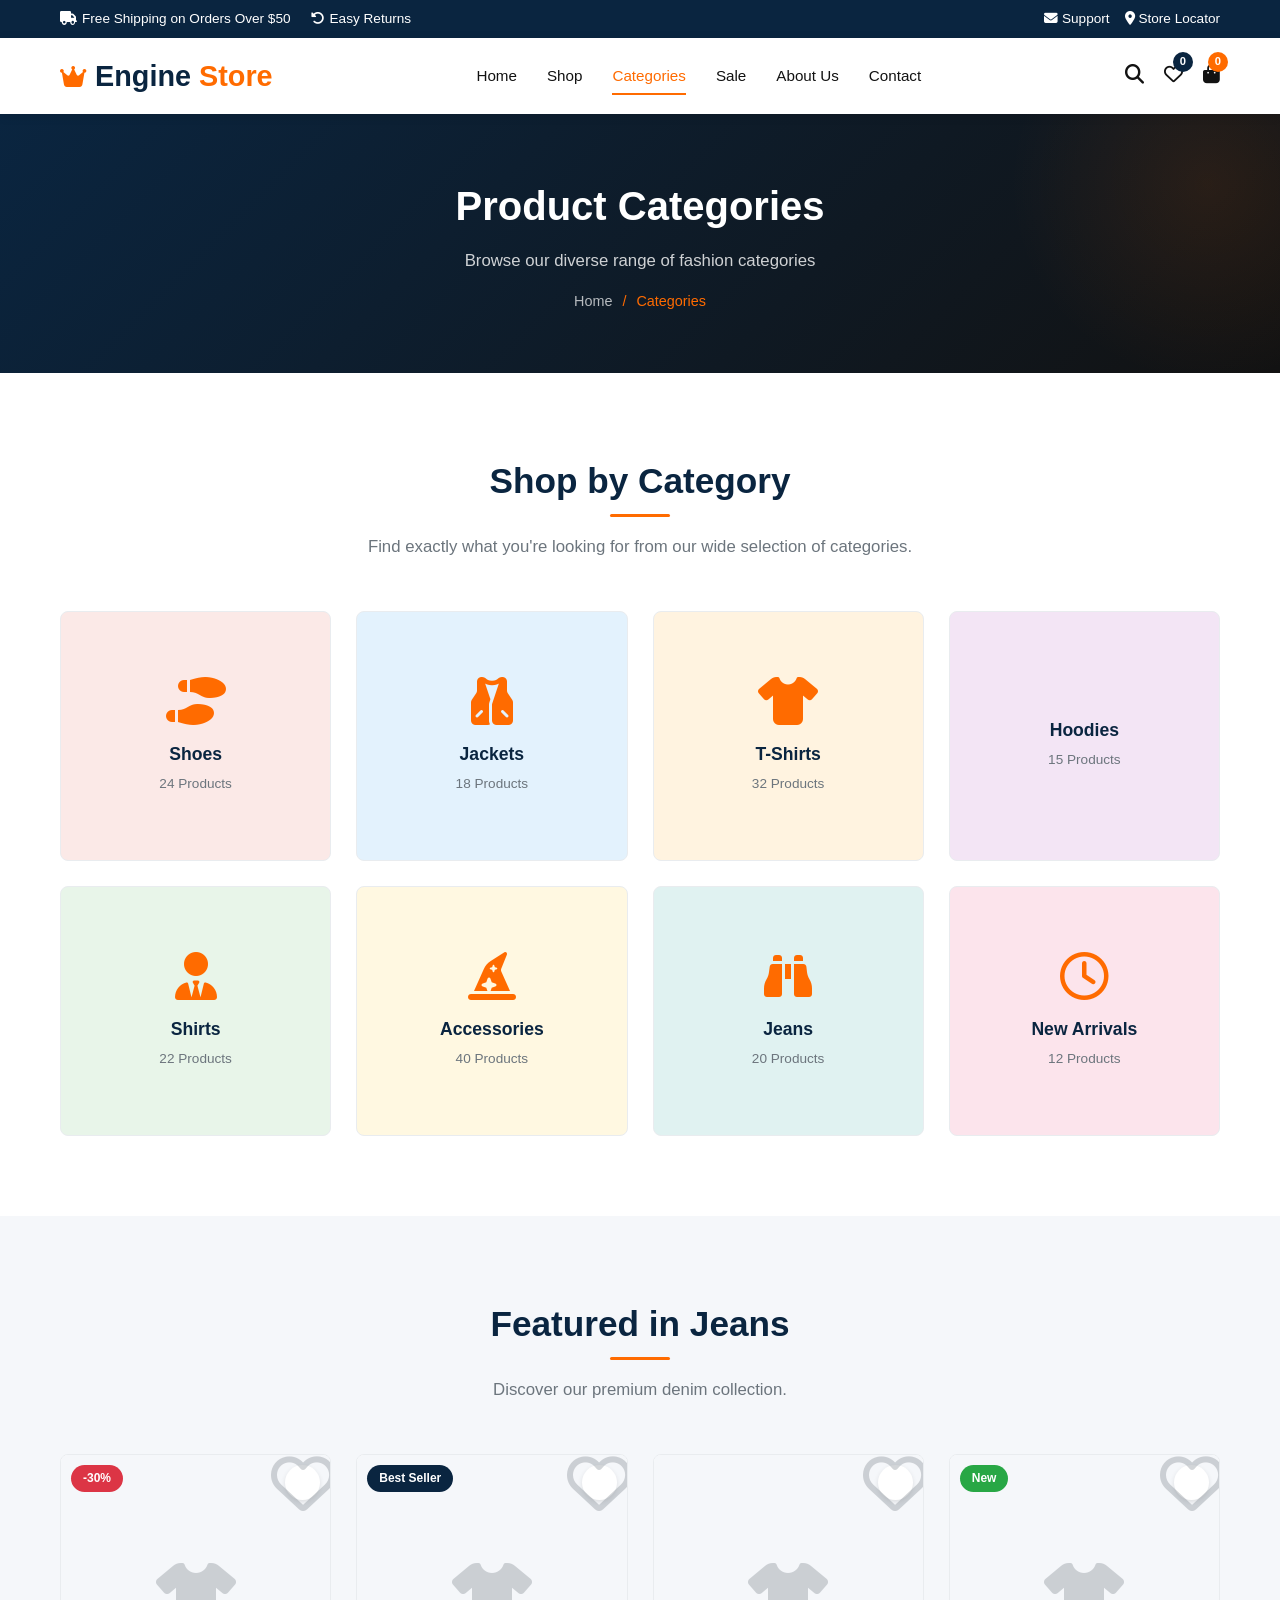
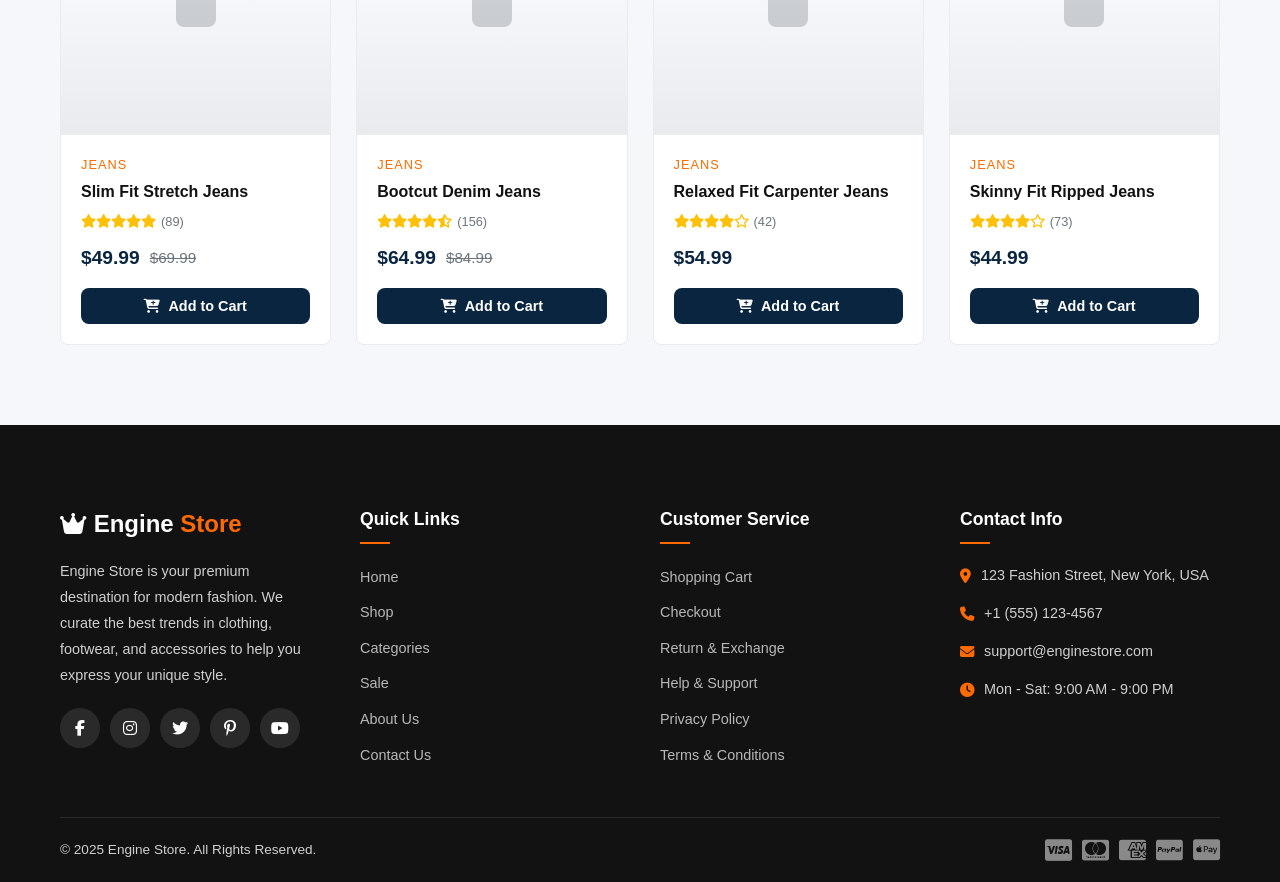
<file: categories.html>
<!DOCTYPE html>
<html lang="en">
<head>
  <meta charset="UTF-8">
  <meta name="viewport" content="width=device-width, initial-scale=1.0">
  <title>Categories - Engine Store</title>
  <link rel="stylesheet" href="css/style.css">
  <link rel="stylesheet" href="https://cdnjs.cloudflare.com/ajax/libs/font-awesome/6.5.1/css/all.min.css">
</head>
<body>

  <div id="preloader">
    <div class="loader"></div>
  </div>

  <div class="toast-container"></div>

  <!-- Top Bar -->
  <div class="top-bar">
    <div class="container">
      <div class="top-bar-left">
        <span><i class="fa-solid fa-truck"></i> Free Shipping on Orders Over $50</span>
        <span><i class="fa-solid fa-rotate-left"></i> Easy Returns</span>
      </div>
      <div class="top-bar-right">
        <a href="contact.html"><i class="fa-solid fa-envelope"></i> Support</a>
        <a href="#"><i class="fa-solid fa-location-dot"></i> Store Locator</a>
      </div>
    </div>
  </div>

  <!-- Header -->
  <header class="header">
    <div class="container">
      <a href="index.html" class="logo">
        <i class="fa-solid fa-crown"></i> Engine <span>Store</span>
      </a>
      <nav class="nav-links">
        <a href="index.html">Home</a>
        <a href="shop.html">Shop</a>
        <a href="categories.html" class="active">Categories</a>
        <a href="sale.html">Sale</a>
        <a href="about.html">About Us</a>
        <a href="contact.html">Contact</a>
      </nav>
      <div class="nav-icons">
        <a href="shop.html"><i class="fa-solid fa-magnifying-glass"></i></a>
        <a href="#" class="wishlist-icon">
          <i class="fa-regular fa-heart"></i>
          <span class="wishlist-count">0</span>
        </a>
        <a href="cart.html" class="cart-icon">
          <i class="fa-solid fa-bag-shopping"></i>
          <span class="cart-count">0</span>
        </a>
        <div class="hamburger">
          <span></span>
          <span></span>
          <span></span>
        </div>
      </div>
    </div>
  </header>

  <!-- Page Banner -->
  <section class="page-banner">
    <div class="container">
      <h1>Product Categories</h1>
      <p>Browse our diverse range of fashion categories</p>
      <div class="breadcrumb">
        <a href="index.html">Home</a>
        <span>/</span>
        <span>Categories</span>
      </div>
    </div>
  </section>

  <!-- Categories Section -->
  <section class="section-padding">
    <div class="container">
      <div class="section-title">
        <h2>Shop by Category</h2>
        <p>Find exactly what you're looking for from our wide selection of categories.</p>
      </div>
      <div class="categories-grid">
        <a href="shop.html" class="category-card" style="background: #FBE9E7;">
          <i class="fa-solid fa-shoe-prints"></i>
          <h3>Shoes</h3>
          <p>24 Products</p>
        </a>
        <a href="shop.html" class="category-card" style="background: #E3F2FD;">
          <i class="fa-solid fa-vest"></i>
          <h3>Jackets</h3>
          <p>18 Products</p>
        </a>
        <a href="shop.html" class="category-card" style="background: #FFF3E0;">
          <i class="fa-solid fa-shirt"></i>
          <h3>T-Shirts</h3>
          <p>32 Products</p>
        </a>
        <a href="shop.html" class="category-card" style="background: #F3E5F5;">
          <i class="fa-solid fa-hoodie"></i>
          <h3>Hoodies</h3>
          <p>15 Products</p>
        </a>
        <a href="shop.html" class="category-card" style="background: #E8F5E9;">
          <i class="fa-solid fa-user-tie"></i>
          <h3>Shirts</h3>
          <p>22 Products</p>
        </a>
        <a href="shop.html" class="category-card" style="background: #FFF8E1;">
          <i class="fa-solid fa-hat-wizard"></i>
          <h3>Accessories</h3>
          <p>40 Products</p>
        </a>
        <a href="shop.html" class="category-card" style="background: #E0F2F1;">
          <i class="fa-solid fa-binoculars"></i>
          <h3>Jeans</h3>
          <p>20 Products</p>
        </a>
        <a href="shop.html" class="category-card" style="background: #FCE4EC;">
          <i class="fa-regular fa-clock"></i>
          <h3>New Arrivals</h3>
          <p>12 Products</p>
        </a>
      </div>
    </div>
  </section>

  <!-- Category Products Section -->
  <section class="section-padding" style="background: var(--light);">
    <div class="container">
      <div class="section-title">
        <h2>Featured in Jeans</h2>
        <p>Discover our premium denim collection.</p>
      </div>
      <div class="products-grid">
        <div class="product-card">
          <span class="product-badge sale">-30%</span>
          <div class="product-image">
            <i class="fa-solid fa-shirt"></i>
            <button class="product-wishlist"><i class="fa-regular fa-heart"></i></button>
          </div>
          <div class="product-info">
            <p class="product-category">Jeans</p>
            <h3>Slim Fit Stretch Jeans</h3>
            <div class="product-rating">
              <div class="stars">
                <i class="fa-solid fa-star"></i><i class="fa-solid fa-star"></i><i class="fa-solid fa-star"></i><i class="fa-solid fa-star"></i><i class="fa-solid fa-star"></i>
              </div>
              <span>(89)</span>
            </div>
            <div class="product-price">
              <span class="current-price">$49.99</span>
              <span class="old-price">$69.99</span>
            </div>
            <button class="add-to-cart-btn"><i class="fa-solid fa-cart-plus"></i> Add to Cart</button>
          </div>
        </div>
        <div class="product-card">
          <span class="product-badge best">Best Seller</span>
          <div class="product-image">
            <i class="fa-solid fa-shirt"></i>
            <button class="product-wishlist"><i class="fa-regular fa-heart"></i></button>
          </div>
          <div class="product-info">
            <p class="product-category">Jeans</p>
            <h3>Bootcut Denim Jeans</h3>
            <div class="product-rating">
              <div class="stars">
                <i class="fa-solid fa-star"></i><i class="fa-solid fa-star"></i><i class="fa-solid fa-star"></i><i class="fa-solid fa-star"></i><i class="fa-solid fa-star-half-alt"></i>
              </div>
              <span>(156)</span>
            </div>
            <div class="product-price">
              <span class="current-price">$64.99</span>
              <span class="old-price">$84.99</span>
            </div>
            <button class="add-to-cart-btn"><i class="fa-solid fa-cart-plus"></i> Add to Cart</button>
          </div>
        </div>
        <div class="product-card">
          <div class="product-image">
            <i class="fa-solid fa-shirt"></i>
            <button class="product-wishlist"><i class="fa-regular fa-heart"></i></button>
          </div>
          <div class="product-info">
            <p class="product-category">Jeans</p>
            <h3>Relaxed Fit Carpenter Jeans</h3>
            <div class="product-rating">
              <div class="stars">
                <i class="fa-solid fa-star"></i><i class="fa-solid fa-star"></i><i class="fa-solid fa-star"></i><i class="fa-solid fa-star"></i><i class="fa-regular fa-star"></i>
              </div>
              <span>(42)</span>
            </div>
            <div class="product-price">
              <span class="current-price">$54.99</span>
            </div>
            <button class="add-to-cart-btn"><i class="fa-solid fa-cart-plus"></i> Add to Cart</button>
          </div>
        </div>
        <div class="product-card">
          <span class="product-badge new">New</span>
          <div class="product-image">
            <i class="fa-solid fa-shirt"></i>
            <button class="product-wishlist"><i class="fa-regular fa-heart"></i></button>
          </div>
          <div class="product-info">
            <p class="product-category">Jeans</p>
            <h3>Skinny Fit Ripped Jeans</h3>
            <div class="product-rating">
              <div class="stars">
                <i class="fa-solid fa-star"></i><i class="fa-solid fa-star"></i><i class="fa-solid fa-star"></i><i class="fa-solid fa-star"></i><i class="fa-regular fa-star"></i>
              </div>
              <span>(73)</span>
            </div>
            <div class="product-price">
              <span class="current-price">$44.99</span>
            </div>
            <button class="add-to-cart-btn"><i class="fa-solid fa-cart-plus"></i> Add to Cart</button>
          </div>
        </div>
      </div>
    </div>
  </section>

  <!-- Footer -->
  <footer class="footer">
    <div class="container">
      <div class="footer-grid">
        <div class="footer-about">
          <h3><i class="fa-solid fa-crown"></i> Engine <span>Store</span></h3>
          <p>Engine Store is your premium destination for modern fashion. We curate the best trends in clothing, footwear, and accessories to help you express your unique style.</p>
          <div class="footer-social">
            <a href="#"><i class="fa-brands fa-facebook-f"></i></a>
            <a href="#"><i class="fa-brands fa-instagram"></i></a>
            <a href="#"><i class="fa-brands fa-twitter"></i></a>
            <a href="#"><i class="fa-brands fa-pinterest-p"></i></a>
            <a href="#"><i class="fa-brands fa-youtube"></i></a>
          </div>
        </div>
        <div class="footer-links">
          <h4>Quick Links</h4>
          <ul>
            <li><a href="index.html">Home</a></li>
            <li><a href="shop.html">Shop</a></li>
            <li><a href="categories.html">Categories</a></li>
            <li><a href="sale.html">Sale</a></li>
            <li><a href="about.html">About Us</a></li>
            <li><a href="contact.html">Contact Us</a></li>
          </ul>
        </div>
        <div class="footer-links">
          <h4>Customer Service</h4>
          <ul>
            <li><a href="cart.html">Shopping Cart</a></li>
            <li><a href="checkout.html">Checkout</a></li>
            <li><a href="return-exchange.html">Return & Exchange</a></li>
            <li><a href="contact.html">Help & Support</a></li>
            <li><a href="#">Privacy Policy</a></li>
            <li><a href="#">Terms & Conditions</a></li>
          </ul>
        </div>
        <div class="footer-links footer-contact">
          <h4>Contact Info</h4>
          <ul>
            <li><i class="fa-solid fa-location-dot"></i> 123 Fashion Street, New York, USA</li>
            <li><i class="fa-solid fa-phone"></i> +1 (555) 123-4567</li>
            <li><i class="fa-solid fa-envelope"></i> support@enginestore.com</li>
            <li><i class="fa-solid fa-clock"></i> Mon - Sat: 9:00 AM - 9:00 PM</li>
          </ul>
        </div>
      </div>
      <div class="footer-bottom">
        <p>&copy; 2025 Engine Store. All Rights Reserved.</p>
        <div class="footer-payments">
          <i class="fa-brands fa-cc-visa"></i>
          <i class="fa-brands fa-cc-mastercard"></i>
          <i class="fa-brands fa-cc-amex"></i>
          <i class="fa-brands fa-cc-paypal"></i>
          <i class="fa-brands fa-cc-apple-pay"></i>
        </div>
      </div>
    </div>
  </footer>

  <button id="scrollTop" class="scroll-top">
    <i class="fa-solid fa-arrow-up"></i>
  </button>

  <script src="js/main.js"></script>
</body>
</html>
</file>
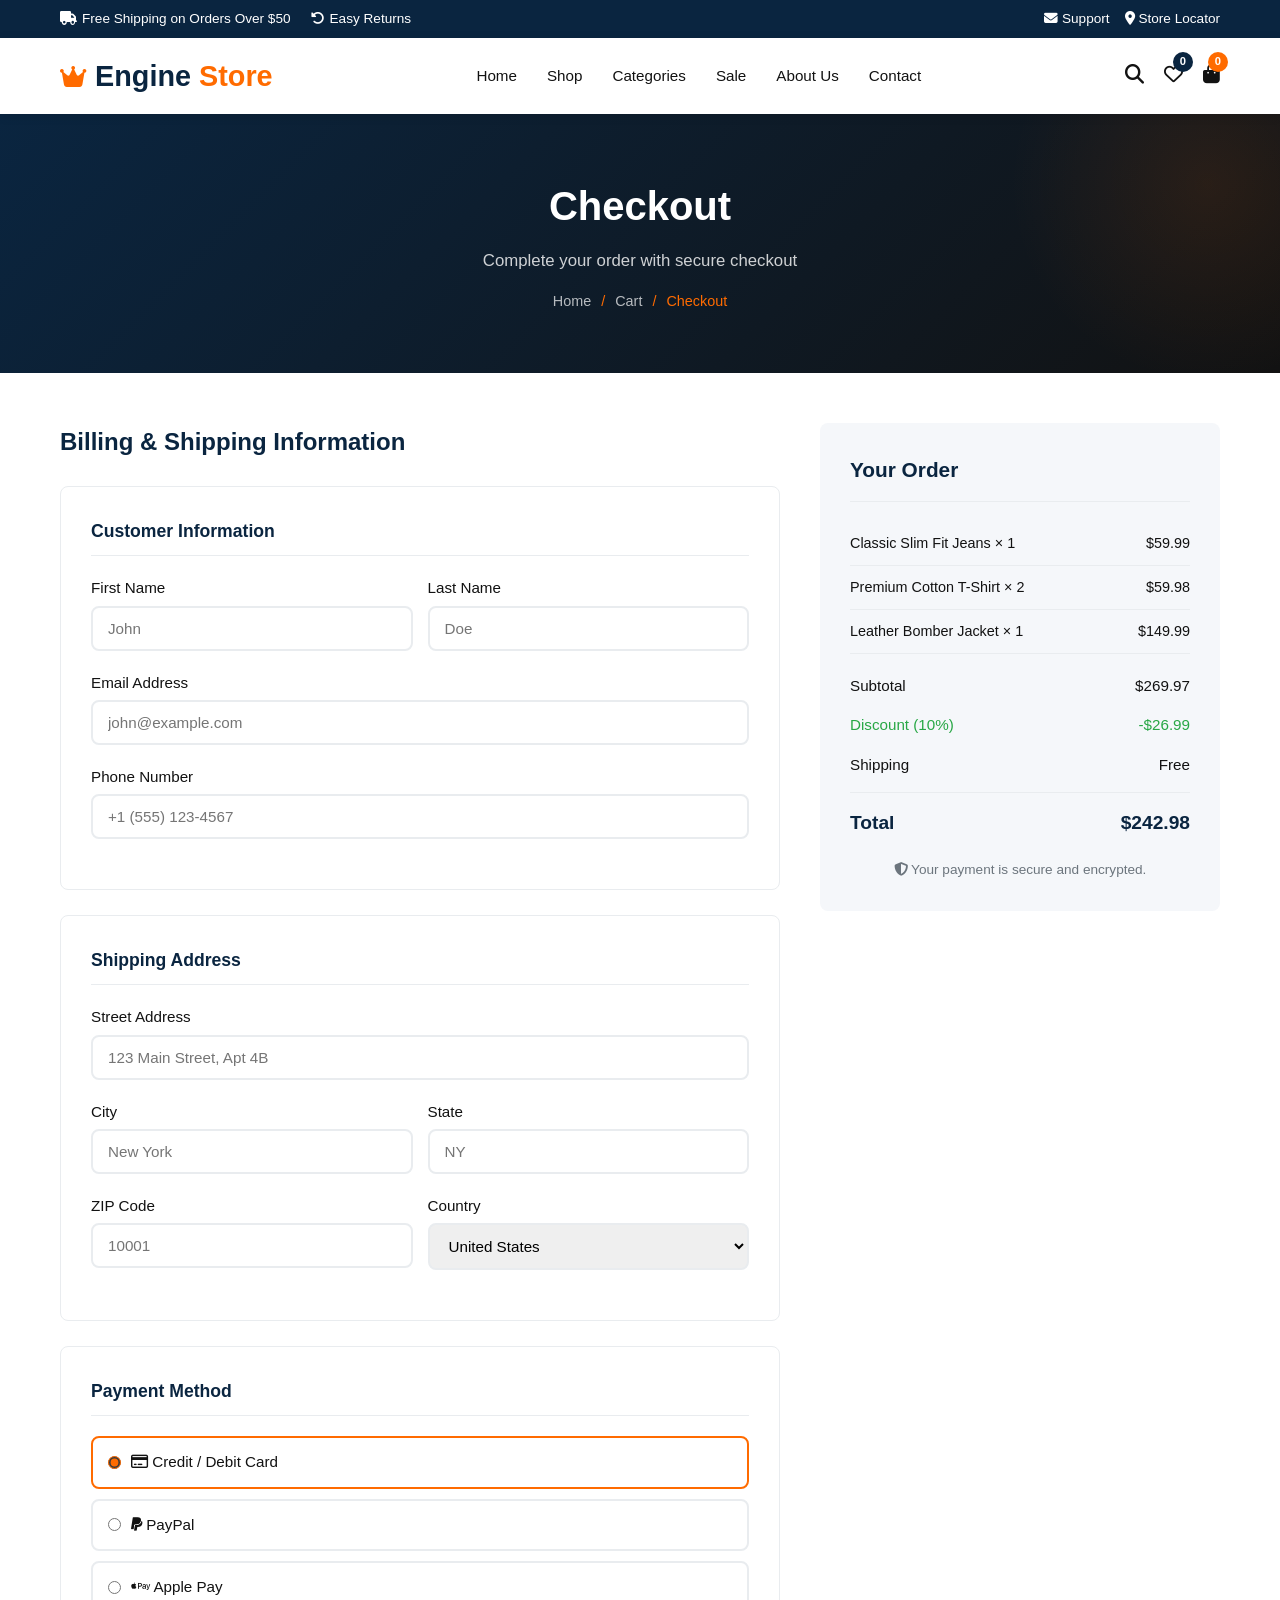
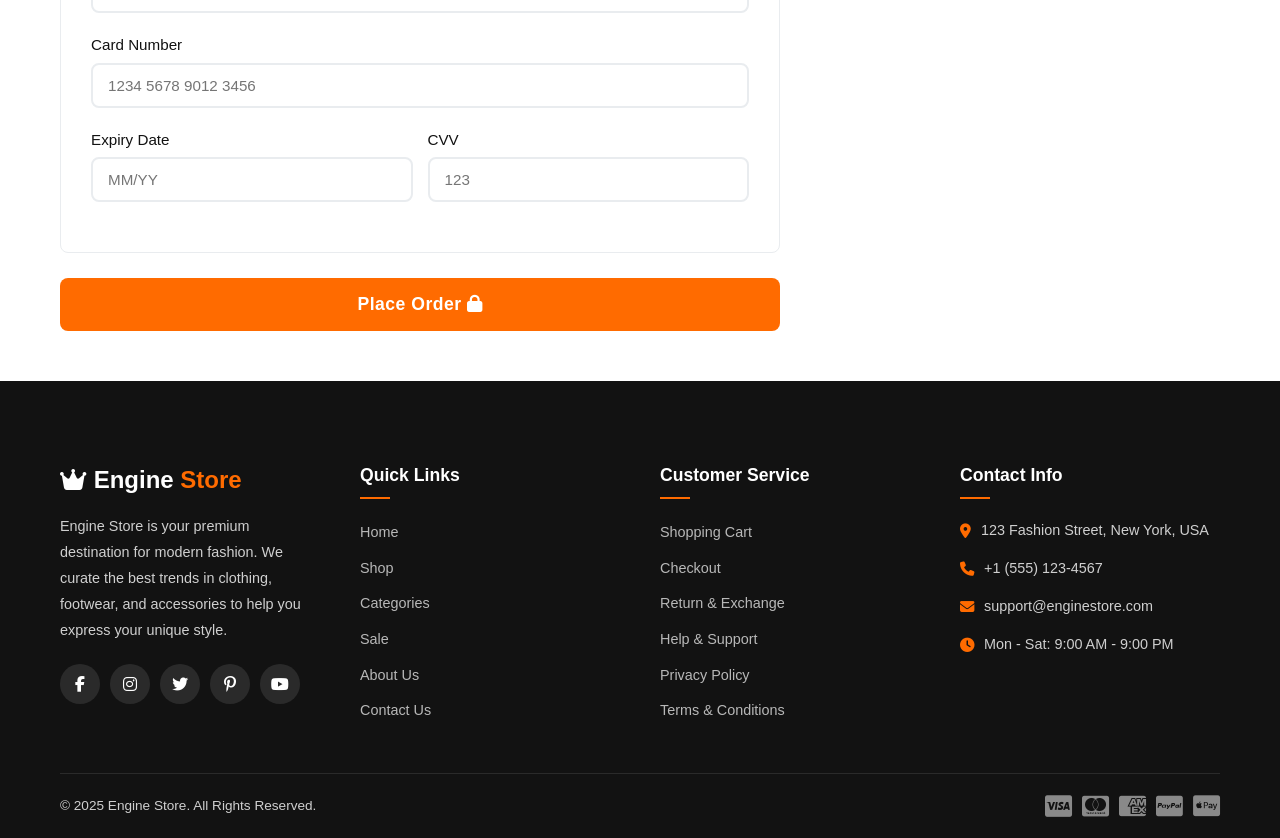
<file: checkout.html>
<!DOCTYPE html>
<html lang="en">
<head>
  <meta charset="UTF-8">
  <meta name="viewport" content="width=device-width, initial-scale=1.0">
  <title>Checkout - Engine Store</title>
  <link rel="stylesheet" href="css/style.css">
  <link rel="stylesheet" href="https://cdnjs.cloudflare.com/ajax/libs/font-awesome/6.5.1/css/all.min.css">
</head>
<body>

  <div id="preloader">
    <div class="loader"></div>
  </div>

  <div class="toast-container"></div>

  <!-- Top Bar -->
  <div class="top-bar">
    <div class="container">
      <div class="top-bar-left">
        <span><i class="fa-solid fa-truck"></i> Free Shipping on Orders Over $50</span>
        <span><i class="fa-solid fa-rotate-left"></i> Easy Returns</span>
      </div>
      <div class="top-bar-right">
        <a href="contact.html"><i class="fa-solid fa-envelope"></i> Support</a>
        <a href="#"><i class="fa-solid fa-location-dot"></i> Store Locator</a>
      </div>
    </div>
  </div>

  <!-- Header -->
  <header class="header">
    <div class="container">
      <a href="index.html" class="logo">
        <i class="fa-solid fa-crown"></i> Engine <span>Store</span>
      </a>
      <nav class="nav-links">
        <a href="index.html">Home</a>
        <a href="shop.html">Shop</a>
        <a href="categories.html">Categories</a>
        <a href="sale.html">Sale</a>
        <a href="about.html">About Us</a>
        <a href="contact.html">Contact</a>
      </nav>
      <div class="nav-icons">
        <a href="shop.html"><i class="fa-solid fa-magnifying-glass"></i></a>
        <a href="#" class="wishlist-icon">
          <i class="fa-regular fa-heart"></i>
          <span class="wishlist-count">0</span>
        </a>
        <a href="cart.html" class="cart-icon">
          <i class="fa-solid fa-bag-shopping"></i>
          <span class="cart-count">0</span>
        </a>
        <div class="hamburger">
          <span></span>
          <span></span>
          <span></span>
        </div>
      </div>
    </div>
  </header>

  <!-- Page Banner -->
  <section class="page-banner">
    <div class="container">
      <h1>Checkout</h1>
      <p>Complete your order with secure checkout</p>
      <div class="breadcrumb">
        <a href="index.html">Home</a>
        <span>/</span>
        <a href="cart.html">Cart</a>
        <span>/</span>
        <span>Checkout</span>
      </div>
    </div>
  </section>

  <!-- Checkout Section -->
  <section class="checkout-section">
    <div class="container">
      <div class="checkout-layout">
        <!-- Checkout Form -->
        <div class="checkout-form">
          <h2>Billing & Shipping Information</h2>
          <form>
            <!-- Customer Information -->
            <div class="checkout-form-section">
              <h3>Customer Information</h3>
              <div class="form-row">
                <div class="form-group">
                  <label for="firstName">First Name</label>
                  <input type="text" id="firstName" placeholder="John" required>
                </div>
                <div class="form-group">
                  <label for="lastName">Last Name</label>
                  <input type="text" id="lastName" placeholder="Doe" required>
                </div>
              </div>
              <div class="form-group">
                <label for="checkoutEmail">Email Address</label>
                <input type="email" id="checkoutEmail" placeholder="john@example.com" required>
              </div>
              <div class="form-group">
                <label for="phone">Phone Number</label>
                <input type="tel" id="phone" placeholder="+1 (555) 123-4567" required>
              </div>
            </div>

            <!-- Shipping Address -->
            <div class="checkout-form-section">
              <h3>Shipping Address</h3>
              <div class="form-group">
                <label for="address">Street Address</label>
                <input type="text" id="address" placeholder="123 Main Street, Apt 4B" required>
              </div>
              <div class="form-row">
                <div class="form-group">
                  <label for="city">City</label>
                  <input type="text" id="city" placeholder="New York" required>
                </div>
                <div class="form-group">
                  <label for="state">State</label>
                  <input type="text" id="state" placeholder="NY" required>
                </div>
              </div>
              <div class="form-row">
                <div class="form-group">
                  <label for="zipcode">ZIP Code</label>
                  <input type="text" id="zipcode" placeholder="10001" required>
                </div>
                <div class="form-group">
                  <label for="country">Country</label>
                  <select id="country" required>
                    <option value="">Select Country</option>
                    <option value="US" selected>United States</option>
                    <option value="CA">Canada</option>
                    <option value="UK">United Kingdom</option>
                    <option value="AU">Australia</option>
                    <option value="DE">Germany</option>
                    <option value="FR">France</option>
                  </select>
                </div>
              </div>
            </div>

            <!-- Payment Method -->
            <div class="checkout-form-section">
              <h3>Payment Method</h3>
              <div class="payment-methods">
                <div class="payment-method active">
                  <input type="radio" name="payment" id="creditCard" checked>
                  <label for="creditCard"><i class="fa-regular fa-credit-card"></i> Credit / Debit Card</label>
                </div>
                <div class="payment-method">
                  <input type="radio" name="payment" id="paypal">
                  <label for="paypal"><i class="fa-brands fa-paypal"></i> PayPal</label>
                </div>
                <div class="payment-method">
                  <input type="radio" name="payment" id="applePay">
                  <label for="applePay"><i class="fa-brands fa-apple-pay"></i> Apple Pay</label>
                </div>
              </div>
              <div class="form-group" style="margin-top: 20px;">
                <label for="cardNumber">Card Number</label>
                <input type="text" id="cardNumber" placeholder="1234 5678 9012 3456">
              </div>
              <div class="form-row">
                <div class="form-group">
                  <label for="expiry">Expiry Date</label>
                  <input type="text" id="expiry" placeholder="MM/YY">
                </div>
                <div class="form-group">
                  <label for="cvv">CVV</label>
                  <input type="text" id="cvv" placeholder="123">
                </div>
              </div>
            </div>

            <button type="submit" class="btn btn-primary" style="width: 100%; padding: 16px; font-size: 1.1rem;">
              Place Order <i class="fa-solid fa-lock"></i>
            </button>
          </form>
        </div>

        <!-- Order Summary -->
        <div class="order-summary">
          <h3>Your Order</h3>
          <div class="order-item">
            <span class="item-name">Classic Slim Fit Jeans × 1</span>
            <span class="item-price">$59.99</span>
          </div>
          <div class="order-item">
            <span class="item-name">Premium Cotton T-Shirt × 2</span>
            <span class="item-price">$59.98</span>
          </div>
          <div class="order-item">
            <span class="item-name">Leather Bomber Jacket × 1</span>
            <span class="item-price">$149.99</span>
          </div>
          <div style="margin-top: 20px;">
            <div class="summary-row">
              <span>Subtotal</span>
              <span>$269.97</span>
            </div>
            <div class="summary-row discount">
              <span>Discount (10%)</span>
              <span>-$26.99</span>
            </div>
            <div class="summary-row">
              <span>Shipping</span>
              <span>Free</span>
            </div>
            <div class="summary-row total">
              <span>Total</span>
              <span>$242.98</span>
            </div>
          </div>
          <p style="font-size: 0.85rem; color: var(--gray); margin-top: 20px; text-align: center;">
            <i class="fa-solid fa-shield-halved"></i> Your payment is secure and encrypted.
          </p>
        </div>
      </div>
    </div>
  </section>

  <!-- Footer -->
  <footer class="footer">
    <div class="container">
      <div class="footer-grid">
        <div class="footer-about">
          <h3><i class="fa-solid fa-crown"></i> Engine <span>Store</span></h3>
          <p>Engine Store is your premium destination for modern fashion. We curate the best trends in clothing, footwear, and accessories to help you express your unique style.</p>
          <div class="footer-social">
            <a href="#"><i class="fa-brands fa-facebook-f"></i></a>
            <a href="#"><i class="fa-brands fa-instagram"></i></a>
            <a href="#"><i class="fa-brands fa-twitter"></i></a>
            <a href="#"><i class="fa-brands fa-pinterest-p"></i></a>
            <a href="#"><i class="fa-brands fa-youtube"></i></a>
          </div>
        </div>
        <div class="footer-links">
          <h4>Quick Links</h4>
          <ul>
            <li><a href="index.html">Home</a></li>
            <li><a href="shop.html">Shop</a></li>
            <li><a href="categories.html">Categories</a></li>
            <li><a href="sale.html">Sale</a></li>
            <li><a href="about.html">About Us</a></li>
            <li><a href="contact.html">Contact Us</a></li>
          </ul>
        </div>
        <div class="footer-links">
          <h4>Customer Service</h4>
          <ul>
            <li><a href="cart.html">Shopping Cart</a></li>
            <li><a href="checkout.html">Checkout</a></li>
            <li><a href="return-exchange.html">Return & Exchange</a></li>
            <li><a href="contact.html">Help & Support</a></li>
            <li><a href="#">Privacy Policy</a></li>
            <li><a href="#">Terms & Conditions</a></li>
          </ul>
        </div>
        <div class="footer-links footer-contact">
          <h4>Contact Info</h4>
          <ul>
            <li><i class="fa-solid fa-location-dot"></i> 123 Fashion Street, New York, USA</li>
            <li><i class="fa-solid fa-phone"></i> +1 (555) 123-4567</li>
            <li><i class="fa-solid fa-envelope"></i> support@enginestore.com</li>
            <li><i class="fa-solid fa-clock"></i> Mon - Sat: 9:00 AM - 9:00 PM</li>
          </ul>
        </div>
      </div>
      <div class="footer-bottom">
        <p>&copy; 2025 Engine Store. All Rights Reserved.</p>
        <div class="footer-payments">
          <i class="fa-brands fa-cc-visa"></i>
          <i class="fa-brands fa-cc-mastercard"></i>
          <i class="fa-brands fa-cc-amex"></i>
          <i class="fa-brands fa-cc-paypal"></i>
          <i class="fa-brands fa-cc-apple-pay"></i>
        </div>
      </div>
    </div>
  </footer>

  <button id="scrollTop" class="scroll-top">
    <i class="fa-solid fa-arrow-up"></i>
  </button>

  <script src="js/main.js"></script>
</body>
</html>
</file>
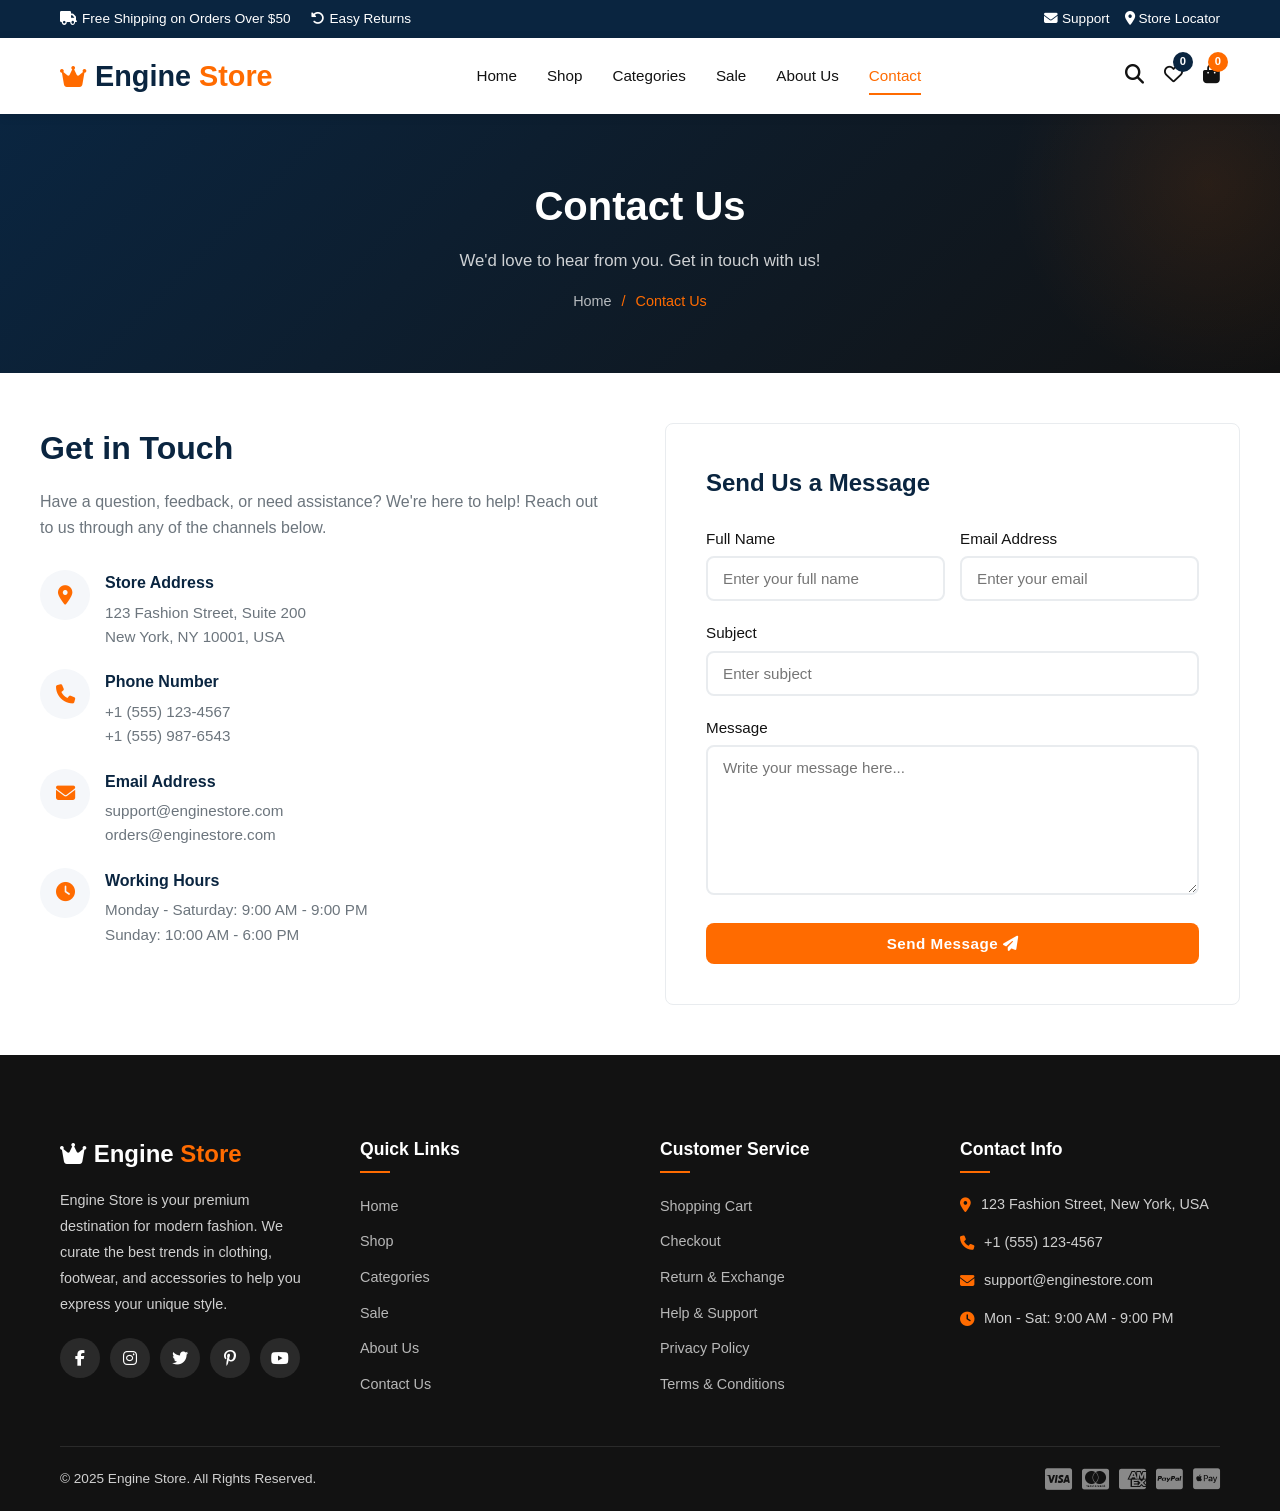
<file: contact.html>
<!DOCTYPE html>
<html lang="en">
<head>
  <meta charset="UTF-8">
  <meta name="viewport" content="width=device-width, initial-scale=1.0">
  <title>Contact Us - Engine Store</title>
  <link rel="stylesheet" href="css/style.css">
  <link rel="stylesheet" href="https://cdnjs.cloudflare.com/ajax/libs/font-awesome/6.5.1/css/all.min.css">
</head>
<body>

  <div id="preloader">
    <div class="loader"></div>
  </div>

  <div class="toast-container"></div>

  <!-- Top Bar -->
  <div class="top-bar">
    <div class="container">
      <div class="top-bar-left">
        <span><i class="fa-solid fa-truck"></i> Free Shipping on Orders Over $50</span>
        <span><i class="fa-solid fa-rotate-left"></i> Easy Returns</span>
      </div>
      <div class="top-bar-right">
        <a href="contact.html"><i class="fa-solid fa-envelope"></i> Support</a>
        <a href="#"><i class="fa-solid fa-location-dot"></i> Store Locator</a>
      </div>
    </div>
  </div>

  <!-- Header -->
  <header class="header">
    <div class="container">
      <a href="index.html" class="logo">
        <i class="fa-solid fa-crown"></i> Engine <span>Store</span>
      </a>
      <nav class="nav-links">
        <a href="index.html">Home</a>
        <a href="shop.html">Shop</a>
        <a href="categories.html">Categories</a>
        <a href="sale.html">Sale</a>
        <a href="about.html">About Us</a>
        <a href="contact.html" class="active">Contact</a>
      </nav>
      <div class="nav-icons">
        <a href="shop.html"><i class="fa-solid fa-magnifying-glass"></i></a>
        <a href="#" class="wishlist-icon">
          <i class="fa-regular fa-heart"></i>
          <span class="wishlist-count">0</span>
        </a>
        <a href="cart.html" class="cart-icon">
          <i class="fa-solid fa-bag-shopping"></i>
          <span class="cart-count">0</span>
        </a>
        <div class="hamburger">
          <span></span>
          <span></span>
          <span></span>
        </div>
      </div>
    </div>
  </header>

  <!-- Page Banner -->
  <section class="page-banner">
    <div class="container">
      <h1>Contact Us</h1>
      <p>We'd love to hear from you. Get in touch with us!</p>
      <div class="breadcrumb">
        <a href="index.html">Home</a>
        <span>/</span>
        <span>Contact Us</span>
      </div>
    </div>
  </section>

  <!-- Contact Section -->
  <section class="contact-grid container">
    <div class="contact-info">
      <h2>Get in Touch</h2>
      <p>Have a question, feedback, or need assistance? We're here to help! Reach out to us through any of the channels below.</p>
      <div class="contact-details">
        <div class="contact-item">
          <i class="fa-solid fa-location-dot"></i>
          <div>
            <h4>Store Address</h4>
            <p>123 Fashion Street, Suite 200<br>New York, NY 10001, USA</p>
          </div>
        </div>
        <div class="contact-item">
          <i class="fa-solid fa-phone"></i>
          <div>
            <h4>Phone Number</h4>
            <p>+1 (555) 123-4567<br>+1 (555) 987-6543</p>
          </div>
        </div>
        <div class="contact-item">
          <i class="fa-solid fa-envelope"></i>
          <div>
            <h4>Email Address</h4>
            <p>support@enginestore.com<br>orders@enginestore.com</p>
          </div>
        </div>
        <div class="contact-item">
          <i class="fa-solid fa-clock"></i>
          <div>
            <h4>Working Hours</h4>
            <p>Monday - Saturday: 9:00 AM - 9:00 PM<br>Sunday: 10:00 AM - 6:00 PM</p>
          </div>
        </div>
      </div>
    </div>

    <div class="contact-form">
      <h3>Send Us a Message</h3>
      <form>
        <div class="form-row">
          <div class="form-group">
            <label for="name">Full Name</label>
            <input type="text" id="name" placeholder="Enter your full name" required>
          </div>
          <div class="form-group">
            <label for="email">Email Address</label>
            <input type="email" id="email" placeholder="Enter your email" required>
          </div>
        </div>
        <div class="form-group">
          <label for="subject">Subject</label>
          <input type="text" id="subject" placeholder="Enter subject" required>
        </div>
        <div class="form-group">
          <label for="message">Message</label>
          <textarea id="message" placeholder="Write your message here..." required></textarea>
        </div>
        <button type="submit" class="btn btn-primary" style="width: 100%;">Send Message <i class="fa-solid fa-paper-plane"></i></button>
      </form>
    </div>
  </section>

  <!-- Footer -->
  <footer class="footer">
    <div class="container">
      <div class="footer-grid">
        <div class="footer-about">
          <h3><i class="fa-solid fa-crown"></i> Engine <span>Store</span></h3>
          <p>Engine Store is your premium destination for modern fashion. We curate the best trends in clothing, footwear, and accessories to help you express your unique style.</p>
          <div class="footer-social">
            <a href="#"><i class="fa-brands fa-facebook-f"></i></a>
            <a href="#"><i class="fa-brands fa-instagram"></i></a>
            <a href="#"><i class="fa-brands fa-twitter"></i></a>
            <a href="#"><i class="fa-brands fa-pinterest-p"></i></a>
            <a href="#"><i class="fa-brands fa-youtube"></i></a>
          </div>
        </div>
        <div class="footer-links">
          <h4>Quick Links</h4>
          <ul>
            <li><a href="index.html">Home</a></li>
            <li><a href="shop.html">Shop</a></li>
            <li><a href="categories.html">Categories</a></li>
            <li><a href="sale.html">Sale</a></li>
            <li><a href="about.html">About Us</a></li>
            <li><a href="contact.html">Contact Us</a></li>
          </ul>
        </div>
        <div class="footer-links">
          <h4>Customer Service</h4>
          <ul>
            <li><a href="cart.html">Shopping Cart</a></li>
            <li><a href="checkout.html">Checkout</a></li>
            <li><a href="return-exchange.html">Return & Exchange</a></li>
            <li><a href="contact.html">Help & Support</a></li>
            <li><a href="#">Privacy Policy</a></li>
            <li><a href="#">Terms & Conditions</a></li>
          </ul>
        </div>
        <div class="footer-links footer-contact">
          <h4>Contact Info</h4>
          <ul>
            <li><i class="fa-solid fa-location-dot"></i> 123 Fashion Street, New York, USA</li>
            <li><i class="fa-solid fa-phone"></i> +1 (555) 123-4567</li>
            <li><i class="fa-solid fa-envelope"></i> support@enginestore.com</li>
            <li><i class="fa-solid fa-clock"></i> Mon - Sat: 9:00 AM - 9:00 PM</li>
          </ul>
        </div>
      </div>
      <div class="footer-bottom">
        <p>&copy; 2025 Engine Store. All Rights Reserved.</p>
        <div class="footer-payments">
          <i class="fa-brands fa-cc-visa"></i>
          <i class="fa-brands fa-cc-mastercard"></i>
          <i class="fa-brands fa-cc-amex"></i>
          <i class="fa-brands fa-cc-paypal"></i>
          <i class="fa-brands fa-cc-apple-pay"></i>
        </div>
      </div>
    </div>
  </footer>

  <button id="scrollTop" class="scroll-top">
    <i class="fa-solid fa-arrow-up"></i>
  </button>

  <script src="js/main.js"></script>
</body>
</html>
</file>
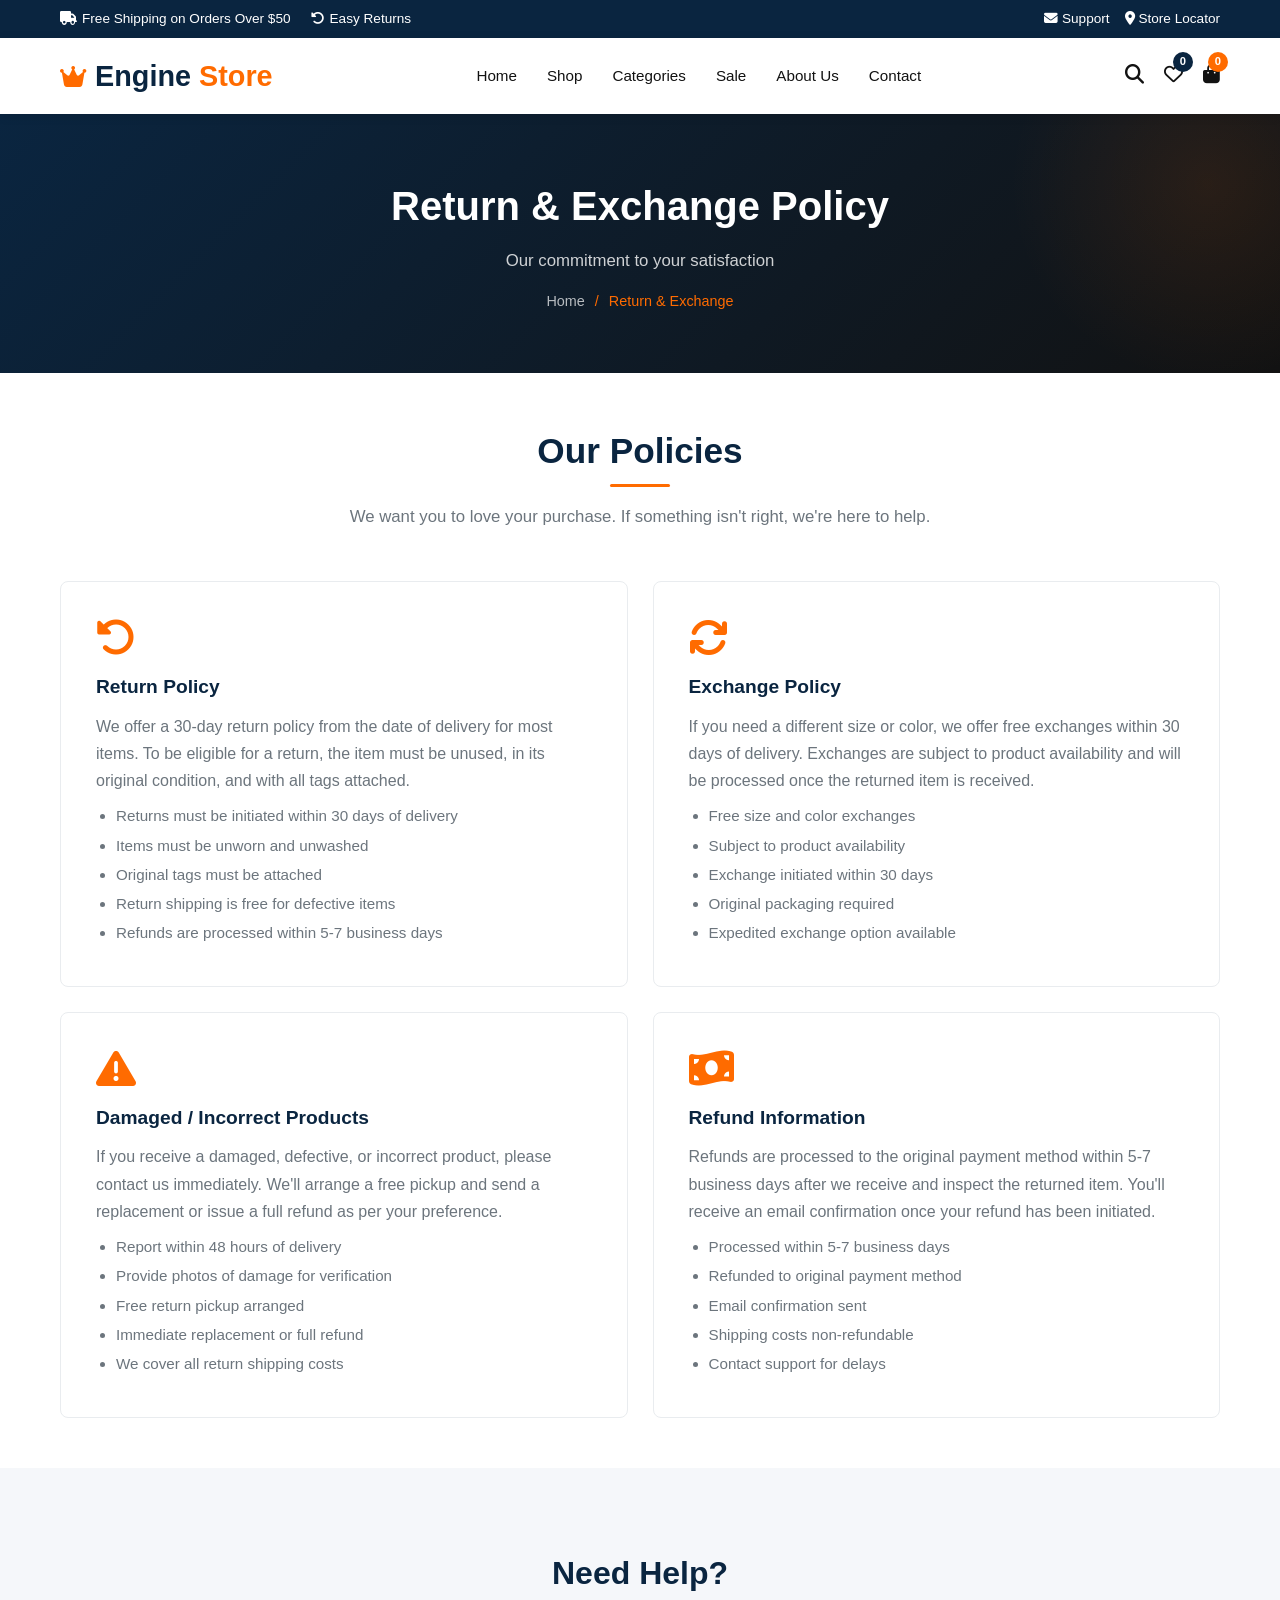
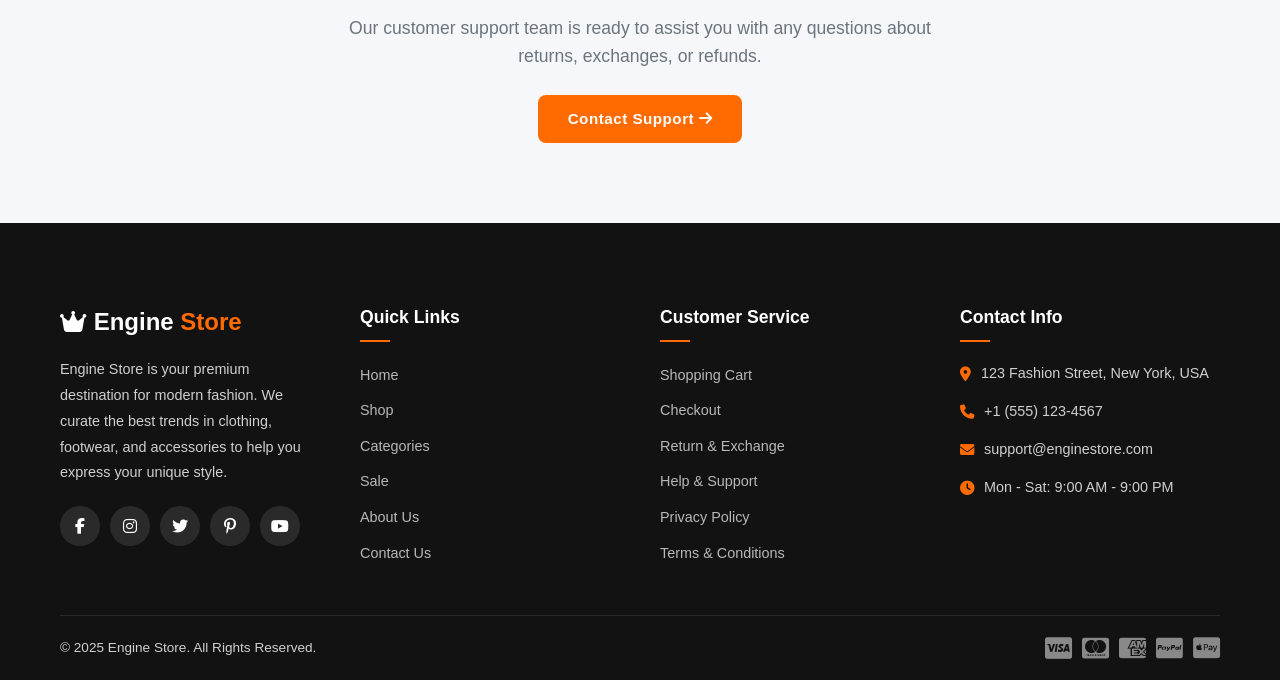
<file: return-exchange.html>
<!DOCTYPE html>
<html lang="en">
<head>
  <meta charset="UTF-8">
  <meta name="viewport" content="width=device-width, initial-scale=1.0">
  <title>Return & Exchange Policy - Engine Store</title>
  <link rel="stylesheet" href="css/style.css">
  <link rel="stylesheet" href="https://cdnjs.cloudflare.com/ajax/libs/font-awesome/6.5.1/css/all.min.css">
</head>
<body>

  <div id="preloader">
    <div class="loader"></div>
  </div>

  <div class="toast-container"></div>

  <!-- Top Bar -->
  <div class="top-bar">
    <div class="container">
      <div class="top-bar-left">
        <span><i class="fa-solid fa-truck"></i> Free Shipping on Orders Over $50</span>
        <span><i class="fa-solid fa-rotate-left"></i> Easy Returns</span>
      </div>
      <div class="top-bar-right">
        <a href="contact.html"><i class="fa-solid fa-envelope"></i> Support</a>
        <a href="#"><i class="fa-solid fa-location-dot"></i> Store Locator</a>
      </div>
    </div>
  </div>

  <!-- Header -->
  <header class="header">
    <div class="container">
      <a href="index.html" class="logo">
        <i class="fa-solid fa-crown"></i> Engine <span>Store</span>
      </a>
      <nav class="nav-links">
        <a href="index.html">Home</a>
        <a href="shop.html">Shop</a>
        <a href="categories.html">Categories</a>
        <a href="sale.html">Sale</a>
        <a href="about.html">About Us</a>
        <a href="contact.html">Contact</a>
      </nav>
      <div class="nav-icons">
        <a href="shop.html"><i class="fa-solid fa-magnifying-glass"></i></a>
        <a href="#" class="wishlist-icon">
          <i class="fa-regular fa-heart"></i>
          <span class="wishlist-count">0</span>
        </a>
        <a href="cart.html" class="cart-icon">
          <i class="fa-solid fa-bag-shopping"></i>
          <span class="cart-count">0</span>
        </a>
        <div class="hamburger">
          <span></span>
          <span></span>
          <span></span>
        </div>
      </div>
    </div>
  </header>

  <!-- Page Banner -->
  <section class="page-banner">
    <div class="container">
      <h1>Return & Exchange Policy</h1>
      <p>Our commitment to your satisfaction</p>
      <div class="breadcrumb">
        <a href="index.html">Home</a>
        <span>/</span>
        <span>Return & Exchange</span>
      </div>
    </div>
  </section>

  <!-- Policy Content -->
  <section class="policy-section">
    <div class="container">
      <div class="section-title">
        <h2>Our Policies</h2>
        <p>We want you to love your purchase. If something isn't right, we're here to help.</p>
      </div>

      <div class="policy-grid">
        <div class="policy-card">
          <i class="fa-solid fa-rotate-left"></i>
          <h3>Return Policy</h3>
          <p>We offer a 30-day return policy from the date of delivery for most items. To be eligible for a return, the item must be unused, in its original condition, and with all tags attached.</p>
          <ul>
            <li>Returns must be initiated within 30 days of delivery</li>
            <li>Items must be unworn and unwashed</li>
            <li>Original tags must be attached</li>
            <li>Return shipping is free for defective items</li>
            <li>Refunds are processed within 5-7 business days</li>
          </ul>
        </div>

        <div class="policy-card">
          <i class="fa-solid fa-arrows-rotate"></i>
          <h3>Exchange Policy</h3>
          <p>If you need a different size or color, we offer free exchanges within 30 days of delivery. Exchanges are subject to product availability and will be processed once the returned item is received.</p>
          <ul>
            <li>Free size and color exchanges</li>
            <li>Subject to product availability</li>
            <li>Exchange initiated within 30 days</li>
            <li>Original packaging required</li>
            <li>Expedited exchange option available</li>
          </ul>
        </div>

        <div class="policy-card">
          <i class="fa-solid fa-triangle-exclamation"></i>
          <h3>Damaged / Incorrect Products</h3>
          <p>If you receive a damaged, defective, or incorrect product, please contact us immediately. We'll arrange a free pickup and send a replacement or issue a full refund as per your preference.</p>
          <ul>
            <li>Report within 48 hours of delivery</li>
            <li>Provide photos of damage for verification</li>
            <li>Free return pickup arranged</li>
            <li>Immediate replacement or full refund</li>
            <li>We cover all return shipping costs</li>
          </ul>
        </div>

        <div class="policy-card">
          <i class="fa-solid fa-money-bill-wave"></i>
          <h3>Refund Information</h3>
          <p>Refunds are processed to the original payment method within 5-7 business days after we receive and inspect the returned item. You'll receive an email confirmation once your refund has been initiated.</p>
          <ul>
            <li>Processed within 5-7 business days</li>
            <li>Refunded to original payment method</li>
            <li>Email confirmation sent</li>
            <li>Shipping costs non-refundable</li>
            <li>Contact support for delays</li>
          </ul>
        </div>
      </div>
    </div>
  </section>

  <!-- Contact Support CTA -->
  <section class="section-padding" style="background: var(--light);">
    <div class="container" style="text-align: center;">
      <h2 style="font-size: 2rem; color: var(--primary); margin-bottom: 15px;">Need Help?</h2>
      <p style="color: var(--gray); font-size: 1.1rem; margin-bottom: 25px; max-width: 600px; margin-left: auto; margin-right: auto;">
        Our customer support team is ready to assist you with any questions about returns, exchanges, or refunds.
      </p>
      <a href="contact.html" class="btn btn-primary">Contact Support <i class="fa-solid fa-arrow-right"></i></a>
    </div>
  </section>

  <!-- Footer -->
  <footer class="footer">
    <div class="container">
      <div class="footer-grid">
        <div class="footer-about">
          <h3><i class="fa-solid fa-crown"></i> Engine <span>Store</span></h3>
          <p>Engine Store is your premium destination for modern fashion. We curate the best trends in clothing, footwear, and accessories to help you express your unique style.</p>
          <div class="footer-social">
            <a href="#"><i class="fa-brands fa-facebook-f"></i></a>
            <a href="#"><i class="fa-brands fa-instagram"></i></a>
            <a href="#"><i class="fa-brands fa-twitter"></i></a>
            <a href="#"><i class="fa-brands fa-pinterest-p"></i></a>
            <a href="#"><i class="fa-brands fa-youtube"></i></a>
          </div>
        </div>
        <div class="footer-links">
          <h4>Quick Links</h4>
          <ul>
            <li><a href="index.html">Home</a></li>
            <li><a href="shop.html">Shop</a></li>
            <li><a href="categories.html">Categories</a></li>
            <li><a href="sale.html">Sale</a></li>
            <li><a href="about.html">About Us</a></li>
            <li><a href="contact.html">Contact Us</a></li>
          </ul>
        </div>
        <div class="footer-links">
          <h4>Customer Service</h4>
          <ul>
            <li><a href="cart.html">Shopping Cart</a></li>
            <li><a href="checkout.html">Checkout</a></li>
            <li><a href="return-exchange.html">Return & Exchange</a></li>
            <li><a href="contact.html">Help & Support</a></li>
            <li><a href="#">Privacy Policy</a></li>
            <li><a href="#">Terms & Conditions</a></li>
          </ul>
        </div>
        <div class="footer-links footer-contact">
          <h4>Contact Info</h4>
          <ul>
            <li><i class="fa-solid fa-location-dot"></i> 123 Fashion Street, New York, USA</li>
            <li><i class="fa-solid fa-phone"></i> +1 (555) 123-4567</li>
            <li><i class="fa-solid fa-envelope"></i> support@enginestore.com</li>
            <li><i class="fa-solid fa-clock"></i> Mon - Sat: 9:00 AM - 9:00 PM</li>
          </ul>
        </div>
      </div>
      <div class="footer-bottom">
        <p>&copy; 2025 Engine Store. All Rights Reserved.</p>
        <div class="footer-payments">
          <i class="fa-brands fa-cc-visa"></i>
          <i class="fa-brands fa-cc-mastercard"></i>
          <i class="fa-brands fa-cc-amex"></i>
          <i class="fa-brands fa-cc-paypal"></i>
          <i class="fa-brands fa-cc-apple-pay"></i>
        </div>
      </div>
    </div>
  </footer>

  <button id="scrollTop" class="scroll-top">
    <i class="fa-solid fa-arrow-up"></i>
  </button>

  <script src="js/main.js"></script>
</body>
</html>
</file>
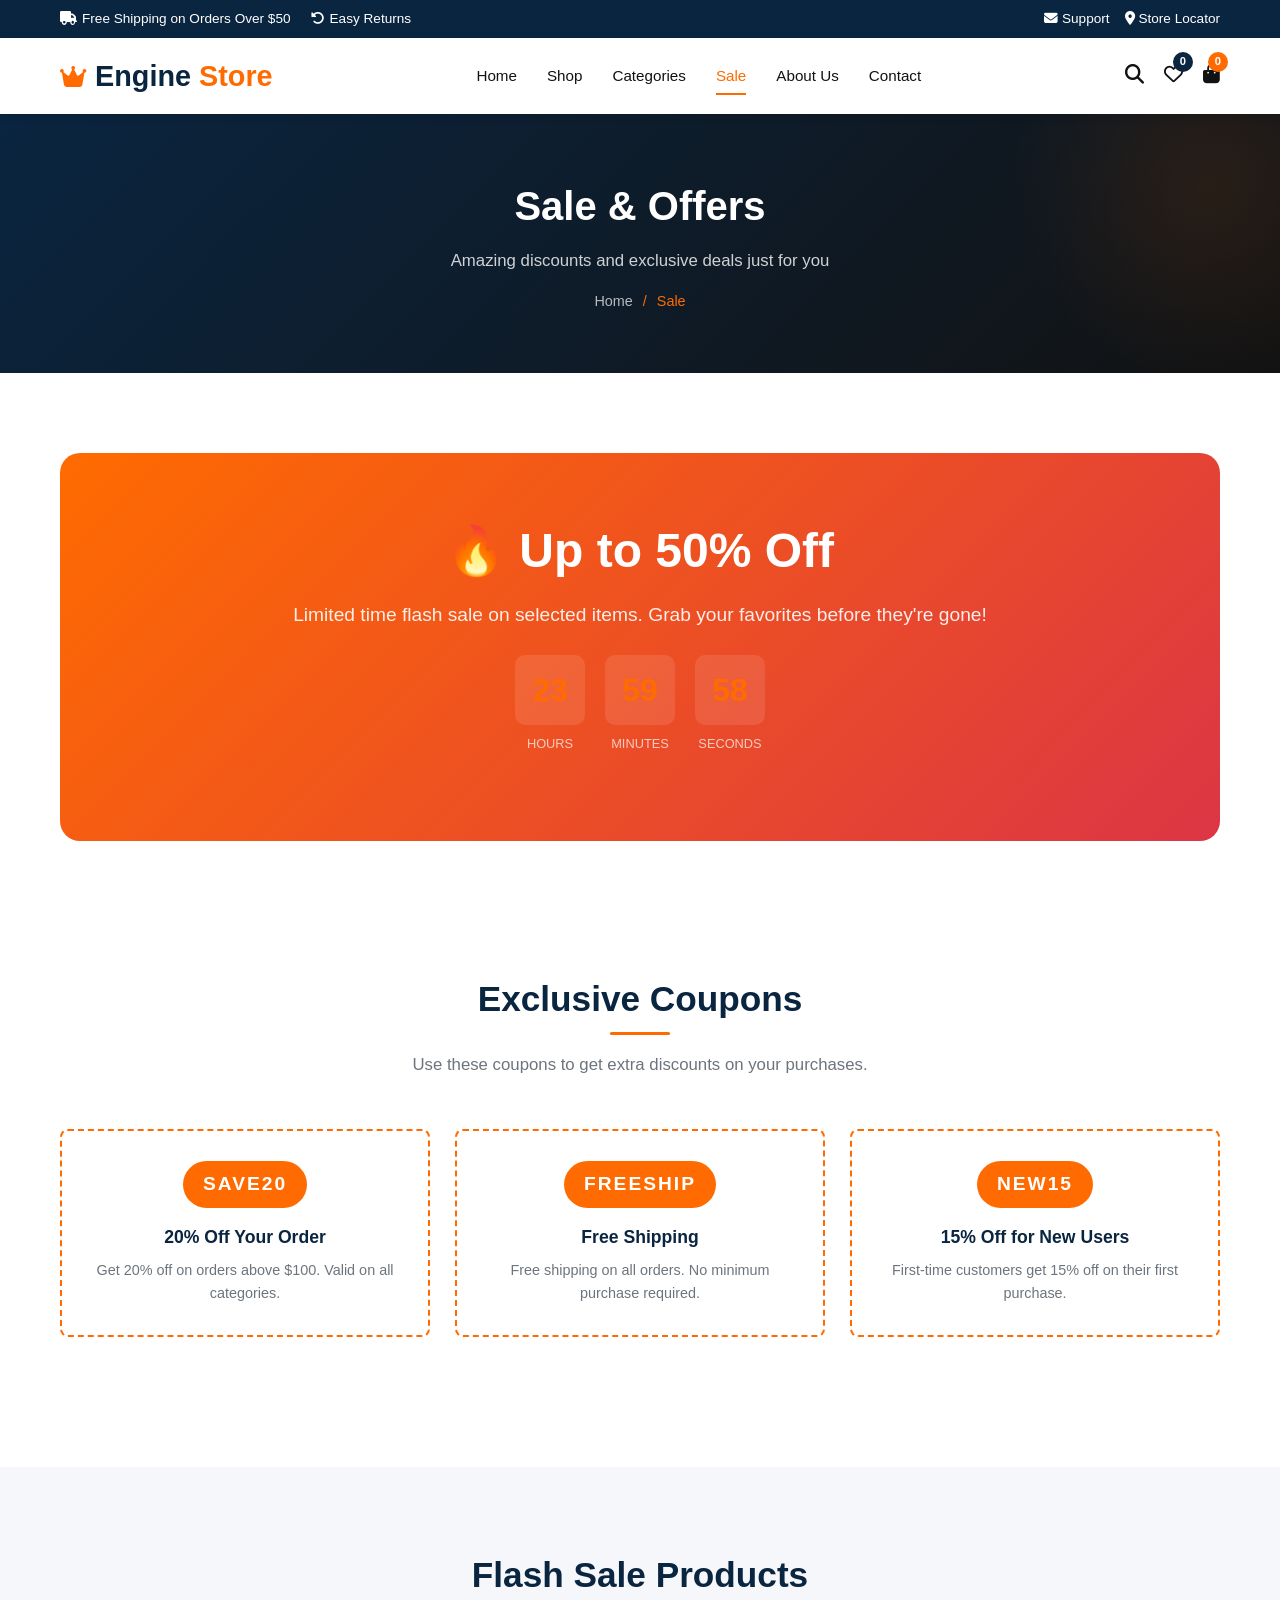
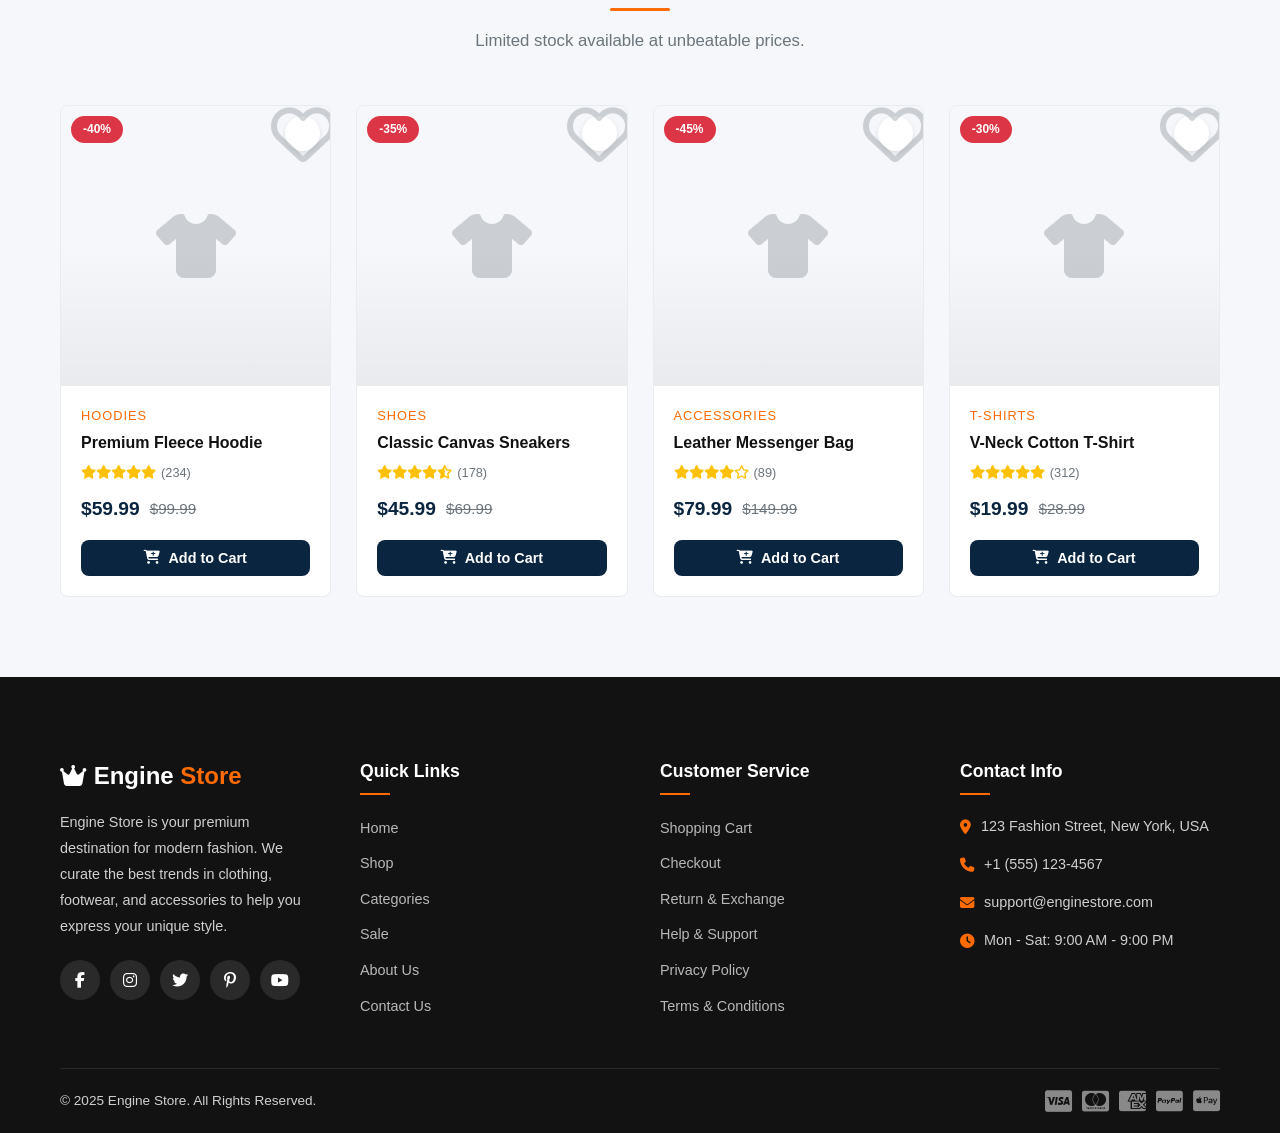
<file: sale.html>
<!DOCTYPE html>
<html lang="en">
<head>
  <meta charset="UTF-8">
  <meta name="viewport" content="width=device-width, initial-scale=1.0">
  <title>Sale - Engine Store</title>
  <link rel="stylesheet" href="css/style.css">
  <link rel="stylesheet" href="https://cdnjs.cloudflare.com/ajax/libs/font-awesome/6.5.1/css/all.min.css">
</head>
<body>

  <div id="preloader">
    <div class="loader"></div>
  </div>

  <div class="toast-container"></div>

  <!-- Top Bar -->
  <div class="top-bar">
    <div class="container">
      <div class="top-bar-left">
        <span><i class="fa-solid fa-truck"></i> Free Shipping on Orders Over $50</span>
        <span><i class="fa-solid fa-rotate-left"></i> Easy Returns</span>
      </div>
      <div class="top-bar-right">
        <a href="contact.html"><i class="fa-solid fa-envelope"></i> Support</a>
        <a href="#"><i class="fa-solid fa-location-dot"></i> Store Locator</a>
      </div>
    </div>
  </div>

  <!-- Header -->
  <header class="header">
    <div class="container">
      <a href="index.html" class="logo">
        <i class="fa-solid fa-crown"></i> Engine <span>Store</span>
      </a>
      <nav class="nav-links">
        <a href="index.html">Home</a>
        <a href="shop.html">Shop</a>
        <a href="categories.html">Categories</a>
        <a href="sale.html" class="active">Sale</a>
        <a href="about.html">About Us</a>
        <a href="contact.html">Contact</a>
      </nav>
      <div class="nav-icons">
        <a href="shop.html"><i class="fa-solid fa-magnifying-glass"></i></a>
        <a href="#" class="wishlist-icon">
          <i class="fa-regular fa-heart"></i>
          <span class="wishlist-count">0</span>
        </a>
        <a href="cart.html" class="cart-icon">
          <i class="fa-solid fa-bag-shopping"></i>
          <span class="cart-count">0</span>
        </a>
        <div class="hamburger">
          <span></span>
          <span></span>
          <span></span>
        </div>
      </div>
    </div>
  </header>

  <!-- Page Banner -->
  <section class="page-banner">
    <div class="container">
      <h1>Sale & Offers</h1>
      <p>Amazing discounts and exclusive deals just for you</p>
      <div class="breadcrumb">
        <a href="index.html">Home</a>
        <span>/</span>
        <span>Sale</span>
      </div>
    </div>
  </section>

  <!-- Sale Banner -->
  <section class="section-padding" style="padding-bottom: 0;">
    <div class="container">
      <div class="sale-banner">
        <h2>🔥 Up to 50% Off</h2>
        <p>Limited time flash sale on selected items. Grab your favorites before they're gone!</p>
        <div class="offer-timer" style="justify-content: center; margin-top: 25px;">
          <div class="timer-item">
            <span class="number hours">24</span>
            <span class="label">Hours</span>
          </div>
          <div class="timer-item">
            <span class="number minutes">00</span>
            <span class="label">Minutes</span>
          </div>
          <div class="timer-item">
            <span class="number seconds">00</span>
            <span class="label">Seconds</span>
          </div>
        </div>
      </div>
    </div>
  </section>

  <!-- Coupons Section -->
  <section class="section-padding">
    <div class="container">
      <div class="section-title">
        <h2>Exclusive Coupons</h2>
        <p>Use these coupons to get extra discounts on your purchases.</p>
      </div>
      <div class="coupon-grid">
        <div class="coupon-card">
          <div class="code">SAVE20</div>
          <h4>20% Off Your Order</h4>
          <p>Get 20% off on orders above $100. Valid on all categories.</p>
        </div>
        <div class="coupon-card">
          <div class="code">FREESHIP</div>
          <h4>Free Shipping</h4>
          <p>Free shipping on all orders. No minimum purchase required.</p>
        </div>
        <div class="coupon-card">
          <div class="code">NEW15</div>
          <h4>15% Off for New Users</h4>
          <p>First-time customers get 15% off on their first purchase.</p>
        </div>
      </div>
    </div>
  </section>

  <!-- Discount Products -->
  <section class="section-padding" style="background: var(--light);">
    <div class="container">
      <div class="section-title">
        <h2>Flash Sale Products</h2>
        <p>Limited stock available at unbeatable prices.</p>
      </div>
      <div class="products-grid">
        <div class="product-card">
          <span class="product-badge sale">-40%</span>
          <div class="product-image">
            <i class="fa-solid fa-shirt"></i>
            <button class="product-wishlist"><i class="fa-regular fa-heart"></i></button>
          </div>
          <div class="product-info">
            <p class="product-category">Hoodies</p>
            <h3>Premium Fleece Hoodie</h3>
            <div class="product-rating">
              <div class="stars">
                <i class="fa-solid fa-star"></i><i class="fa-solid fa-star"></i><i class="fa-solid fa-star"></i><i class="fa-solid fa-star"></i><i class="fa-solid fa-star"></i>
              </div>
              <span>(234)</span>
            </div>
            <div class="product-price">
              <span class="current-price">$59.99</span>
              <span class="old-price">$99.99</span>
            </div>
            <button class="add-to-cart-btn"><i class="fa-solid fa-cart-plus"></i> Add to Cart</button>
          </div>
        </div>
        <div class="product-card">
          <span class="product-badge sale">-35%</span>
          <div class="product-image">
            <i class="fa-solid fa-shirt"></i>
            <button class="product-wishlist"><i class="fa-regular fa-heart"></i></button>
          </div>
          <div class="product-info">
            <p class="product-category">Shoes</p>
            <h3>Classic Canvas Sneakers</h3>
            <div class="product-rating">
              <div class="stars">
                <i class="fa-solid fa-star"></i><i class="fa-solid fa-star"></i><i class="fa-solid fa-star"></i><i class="fa-solid fa-star"></i><i class="fa-solid fa-star-half-alt"></i>
              </div>
              <span>(178)</span>
            </div>
            <div class="product-price">
              <span class="current-price">$45.99</span>
              <span class="old-price">$69.99</span>
            </div>
            <button class="add-to-cart-btn"><i class="fa-solid fa-cart-plus"></i> Add to Cart</button>
          </div>
        </div>
        <div class="product-card">
          <span class="product-badge sale">-45%</span>
          <div class="product-image">
            <i class="fa-solid fa-shirt"></i>
            <button class="product-wishlist"><i class="fa-regular fa-heart"></i></button>
          </div>
          <div class="product-info">
            <p class="product-category">Accessories</p>
            <h3>Leather Messenger Bag</h3>
            <div class="product-rating">
              <div class="stars">
                <i class="fa-solid fa-star"></i><i class="fa-solid fa-star"></i><i class="fa-solid fa-star"></i><i class="fa-solid fa-star"></i><i class="fa-regular fa-star"></i>
              </div>
              <span>(89)</span>
            </div>
            <div class="product-price">
              <span class="current-price">$79.99</span>
              <span class="old-price">$149.99</span>
            </div>
            <button class="add-to-cart-btn"><i class="fa-solid fa-cart-plus"></i> Add to Cart</button>
          </div>
        </div>
        <div class="product-card">
          <span class="product-badge sale">-30%</span>
          <div class="product-image">
            <i class="fa-solid fa-shirt"></i>
            <button class="product-wishlist"><i class="fa-regular fa-heart"></i></button>
          </div>
          <div class="product-info">
            <p class="product-category">T-Shirts</p>
            <h3>V-Neck Cotton T-Shirt</h3>
            <div class="product-rating">
              <div class="stars">
                <i class="fa-solid fa-star"></i><i class="fa-solid fa-star"></i><i class="fa-solid fa-star"></i><i class="fa-solid fa-star"></i><i class="fa-solid fa-star"></i>
              </div>
              <span>(312)</span>
            </div>
            <div class="product-price">
              <span class="current-price">$19.99</span>
              <span class="old-price">$28.99</span>
            </div>
            <button class="add-to-cart-btn"><i class="fa-solid fa-cart-plus"></i> Add to Cart</button>
          </div>
        </div>
      </div>
    </div>
  </section>

  <!-- Footer -->
  <footer class="footer">
    <div class="container">
      <div class="footer-grid">
        <div class="footer-about">
          <h3><i class="fa-solid fa-crown"></i> Engine <span>Store</span></h3>
          <p>Engine Store is your premium destination for modern fashion. We curate the best trends in clothing, footwear, and accessories to help you express your unique style.</p>
          <div class="footer-social">
            <a href="#"><i class="fa-brands fa-facebook-f"></i></a>
            <a href="#"><i class="fa-brands fa-instagram"></i></a>
            <a href="#"><i class="fa-brands fa-twitter"></i></a>
            <a href="#"><i class="fa-brands fa-pinterest-p"></i></a>
            <a href="#"><i class="fa-brands fa-youtube"></i></a>
          </div>
        </div>
        <div class="footer-links">
          <h4>Quick Links</h4>
          <ul>
            <li><a href="index.html">Home</a></li>
            <li><a href="shop.html">Shop</a></li>
            <li><a href="categories.html">Categories</a></li>
            <li><a href="sale.html">Sale</a></li>
            <li><a href="about.html">About Us</a></li>
            <li><a href="contact.html">Contact Us</a></li>
          </ul>
        </div>
        <div class="footer-links">
          <h4>Customer Service</h4>
          <ul>
            <li><a href="cart.html">Shopping Cart</a></li>
            <li><a href="checkout.html">Checkout</a></li>
            <li><a href="return-exchange.html">Return & Exchange</a></li>
            <li><a href="contact.html">Help & Support</a></li>
            <li><a href="#">Privacy Policy</a></li>
            <li><a href="#">Terms & Conditions</a></li>
          </ul>
        </div>
        <div class="footer-links footer-contact">
          <h4>Contact Info</h4>
          <ul>
            <li><i class="fa-solid fa-location-dot"></i> 123 Fashion Street, New York, USA</li>
            <li><i class="fa-solid fa-phone"></i> +1 (555) 123-4567</li>
            <li><i class="fa-solid fa-envelope"></i> support@enginestore.com</li>
            <li><i class="fa-solid fa-clock"></i> Mon - Sat: 9:00 AM - 9:00 PM</li>
          </ul>
        </div>
      </div>
      <div class="footer-bottom">
        <p>&copy; 2025 Engine Store. All Rights Reserved.</p>
        <div class="footer-payments">
          <i class="fa-brands fa-cc-visa"></i>
          <i class="fa-brands fa-cc-mastercard"></i>
          <i class="fa-brands fa-cc-amex"></i>
          <i class="fa-brands fa-cc-paypal"></i>
          <i class="fa-brands fa-cc-apple-pay"></i>
        </div>
      </div>
    </div>
  </footer>

  <button id="scrollTop" class="scroll-top">
    <i class="fa-solid fa-arrow-up"></i>
  </button>

  <script src="js/main.js"></script>
</body>
</html>
</file>
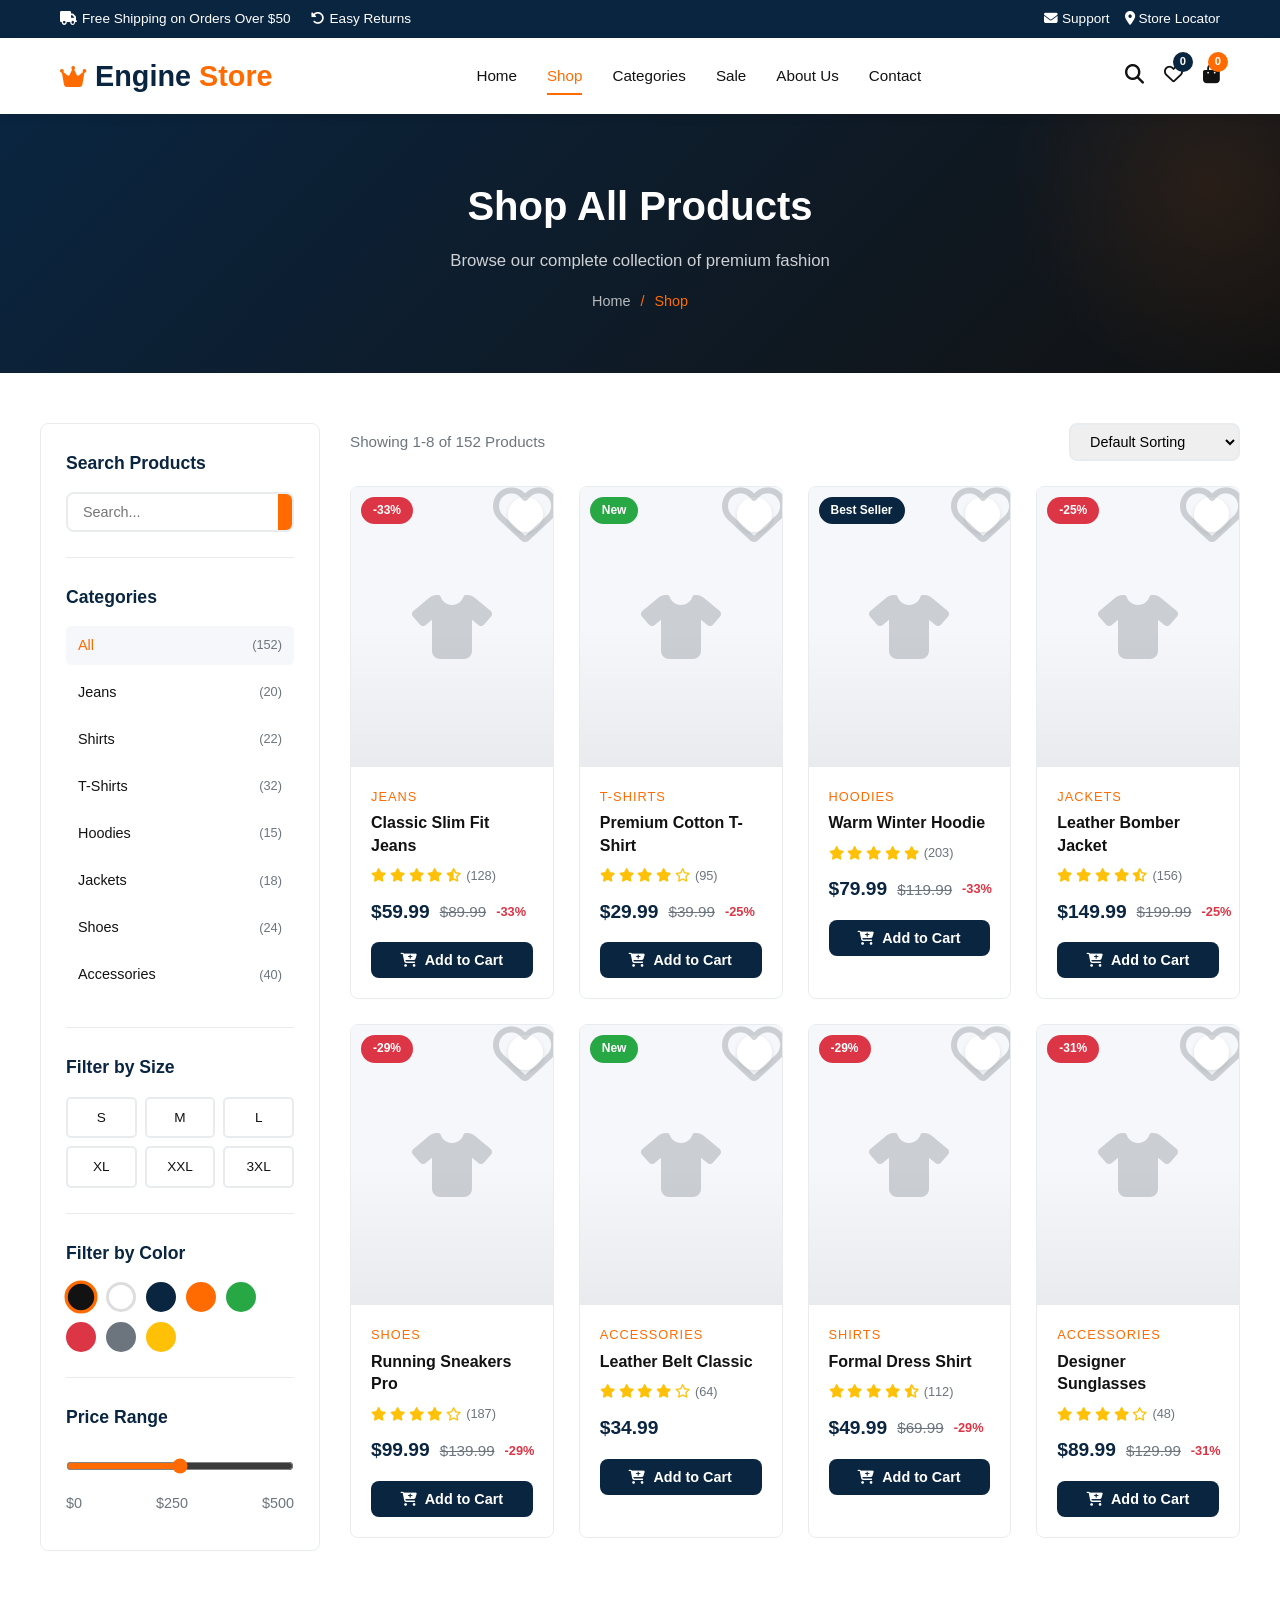
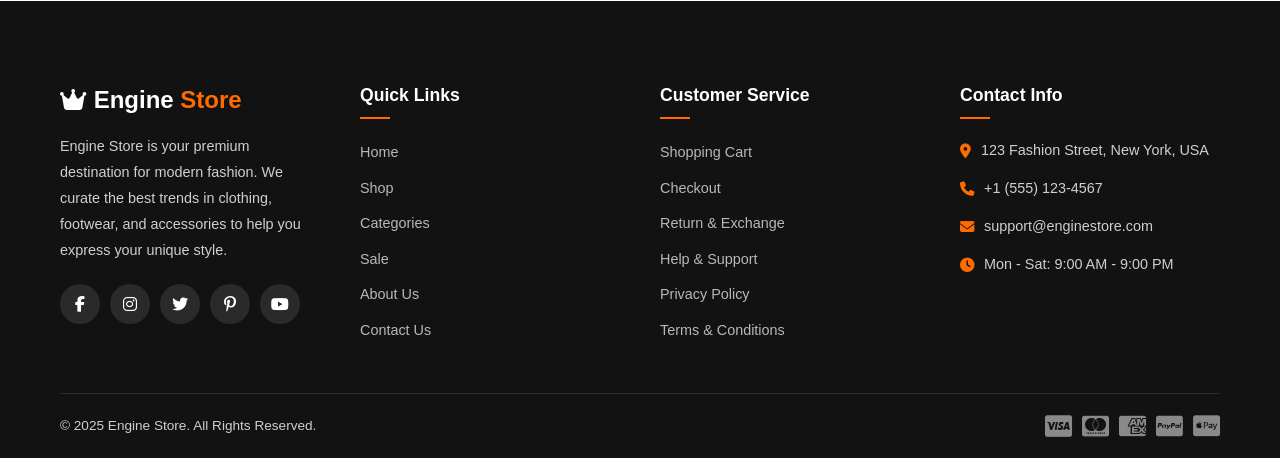
<file: shop.html>
<!DOCTYPE html>
<html lang="en">
<head>
  <meta charset="UTF-8">
  <meta name="viewport" content="width=device-width, initial-scale=1.0">
  <title>Shop - Engine Store</title>
  <link rel="stylesheet" href="css/style.css">
  <link rel="stylesheet" href="https://cdnjs.cloudflare.com/ajax/libs/font-awesome/6.5.1/css/all.min.css">
</head>
<body>

  <div id="preloader">
    <div class="loader"></div>
  </div>

  <div class="toast-container"></div>

  <!-- Top Bar -->
  <div class="top-bar">
    <div class="container">
      <div class="top-bar-left">
        <span><i class="fa-solid fa-truck"></i> Free Shipping on Orders Over $50</span>
        <span><i class="fa-solid fa-rotate-left"></i> Easy Returns</span>
      </div>
      <div class="top-bar-right">
        <a href="contact.html"><i class="fa-solid fa-envelope"></i> Support</a>
        <a href="#"><i class="fa-solid fa-location-dot"></i> Store Locator</a>
      </div>
    </div>
  </div>

  <!-- Header -->
  <header class="header">
    <div class="container">
      <a href="index.html" class="logo">
        <i class="fa-solid fa-crown"></i> Engine <span>Store</span>
      </a>
      <nav class="nav-links">
        <a href="index.html">Home</a>
        <a href="shop.html" class="active">Shop</a>
        <a href="categories.html">Categories</a>
        <a href="sale.html">Sale</a>
        <a href="about.html">About Us</a>
        <a href="contact.html">Contact</a>
      </nav>
      <div class="nav-icons">
        <a href="shop.html"><i class="fa-solid fa-magnifying-glass"></i></a>
        <a href="#" class="wishlist-icon">
          <i class="fa-regular fa-heart"></i>
          <span class="wishlist-count">0</span>
        </a>
        <a href="cart.html" class="cart-icon">
          <i class="fa-solid fa-bag-shopping"></i>
          <span class="cart-count">0</span>
        </a>
        <div class="hamburger">
          <span></span>
          <span></span>
          <span></span>
        </div>
      </div>
    </div>
  </header>

  <!-- Page Banner -->
  <section class="page-banner">
    <div class="container">
      <h1>Shop All Products</h1>
      <p>Browse our complete collection of premium fashion</p>
      <div class="breadcrumb">
        <a href="index.html">Home</a>
        <span>/</span>
        <span>Shop</span>
      </div>
    </div>
  </section>

  <!-- Shop Layout -->
  <section class="shop-layout container">
    <!-- Sidebar -->
    <aside class="shop-sidebar">
      <div class="sidebar-widget">
        <h3>Search Products</h3>
        <div class="search-box">
          <input type="text" placeholder="Search...">
          <button><i class="fa-solid fa-search"></i></button>
        </div>
      </div>

      <div class="sidebar-widget">
        <h3>Categories</h3>
        <ul class="category-filter">
          <li><a href="#" class="active">All <span>(152)</span></a></li>
          <li><a href="#">Jeans <span>(20)</span></a></li>
          <li><a href="#">Shirts <span>(22)</span></a></li>
          <li><a href="#">T-Shirts <span>(32)</span></a></li>
          <li><a href="#">Hoodies <span>(15)</span></a></li>
          <li><a href="#">Jackets <span>(18)</span></a></li>
          <li><a href="#">Shoes <span>(24)</span></a></li>
          <li><a href="#">Accessories <span>(40)</span></a></li>
        </ul>
      </div>

      <div class="sidebar-widget">
        <h3>Filter by Size</h3>
        <div class="size-options">
          <span class="size-option">S</span>
          <span class="size-option">M</span>
          <span class="size-option">L</span>
          <span class="size-option">XL</span>
          <span class="size-option">XXL</span>
          <span class="size-option">3XL</span>
        </div>
      </div>

      <div class="sidebar-widget">
        <h3>Filter by Color</h3>
        <div class="color-options">
          <span class="color-option active" style="background: #121212;"></span>
          <span class="color-option" style="background: #FFFFFF; border-color: #ddd;"></span>
          <span class="color-option" style="background: #0A2540;"></span>
          <span class="color-option" style="background: #FF6B00;"></span>
          <span class="color-option" style="background: #28a745;"></span>
          <span class="color-option" style="background: #dc3545;"></span>
          <span class="color-option" style="background: #6C757D;"></span>
          <span class="color-option" style="background: #ffc107;"></span>
        </div>
      </div>

      <div class="sidebar-widget">
        <h3>Price Range</h3>
        <div class="price-range">
          <input type="range" id="priceRange" min="0" max="500" value="250">
          <div class="price-values">
            <span>$0</span>
            <span id="priceValue">$250</span>
            <span>$500</span>
          </div>
        </div>
      </div>
    </aside>

    <!-- Main Content -->
    <div class="shop-content">
      <button class="filter-toggle"><i class="fa-solid fa-sliders"></i> Filters</button>

      <div class="shop-header">
        <p class="results">Showing 1-8 of 152 Products</p>
        <div class="sort">
          <select>
            <option>Default Sorting</option>
            <option>Price: Low to High</option>
            <option>Price: High to Low</option>
            <option>Newest First</option>
            <option>Best Rated</option>
          </select>
        </div>
      </div>

      <div class="products-grid">
        <!-- Product 1 -->
        <div class="product-card">
          <span class="product-badge sale">-33%</span>
          <div class="product-image">
            <i class="fa-solid fa-shirt"></i>
            <button class="product-wishlist"><i class="fa-regular fa-heart"></i></button>
          </div>
          <div class="product-info">
            <p class="product-category">Jeans</p>
            <h3>Classic Slim Fit Jeans</h3>
            <div class="product-rating">
              <div class="stars">
                <i class="fa-solid fa-star"></i>
                <i class="fa-solid fa-star"></i>
                <i class="fa-solid fa-star"></i>
                <i class="fa-solid fa-star"></i>
                <i class="fa-solid fa-star-half-alt"></i>
              </div>
              <span>(128)</span>
            </div>
            <div class="product-price">
              <span class="current-price">$59.99</span>
              <span class="old-price">$89.99</span>
              <span class="discount-percent">-33%</span>
            </div>
            <button class="add-to-cart-btn"><i class="fa-solid fa-cart-plus"></i> Add to Cart</button>
          </div>
        </div>

        <!-- Product 2 -->
        <div class="product-card">
          <span class="product-badge new">New</span>
          <div class="product-image">
            <i class="fa-solid fa-shirt"></i>
            <button class="product-wishlist"><i class="fa-regular fa-heart"></i></button>
          </div>
          <div class="product-info">
            <p class="product-category">T-Shirts</p>
            <h3>Premium Cotton T-Shirt</h3>
            <div class="product-rating">
              <div class="stars">
                <i class="fa-solid fa-star"></i>
                <i class="fa-solid fa-star"></i>
                <i class="fa-solid fa-star"></i>
                <i class="fa-solid fa-star"></i>
                <i class="fa-regular fa-star"></i>
              </div>
              <span>(95)</span>
            </div>
            <div class="product-price">
              <span class="current-price">$29.99</span>
              <span class="old-price">$39.99</span>
              <span class="discount-percent">-25%</span>
            </div>
            <button class="add-to-cart-btn"><i class="fa-solid fa-cart-plus"></i> Add to Cart</button>
          </div>
        </div>

        <!-- Product 3 -->
        <div class="product-card">
          <span class="product-badge best">Best Seller</span>
          <div class="product-image">
            <i class="fa-solid fa-shirt"></i>
            <button class="product-wishlist"><i class="fa-regular fa-heart"></i></button>
          </div>
          <div class="product-info">
            <p class="product-category">Hoodies</p>
            <h3>Warm Winter Hoodie</h3>
            <div class="product-rating">
              <div class="stars">
                <i class="fa-solid fa-star"></i>
                <i class="fa-solid fa-star"></i>
                <i class="fa-solid fa-star"></i>
                <i class="fa-solid fa-star"></i>
                <i class="fa-solid fa-star"></i>
              </div>
              <span>(203)</span>
            </div>
            <div class="product-price">
              <span class="current-price">$79.99</span>
              <span class="old-price">$119.99</span>
              <span class="discount-percent">-33%</span>
            </div>
            <button class="add-to-cart-btn"><i class="fa-solid fa-cart-plus"></i> Add to Cart</button>
          </div>
        </div>

        <!-- Product 4 -->
        <div class="product-card">
          <span class="product-badge sale">-25%</span>
          <div class="product-image">
            <i class="fa-solid fa-shirt"></i>
            <button class="product-wishlist"><i class="fa-regular fa-heart"></i></button>
          </div>
          <div class="product-info">
            <p class="product-category">Jackets</p>
            <h3>Leather Bomber Jacket</h3>
            <div class="product-rating">
              <div class="stars">
                <i class="fa-solid fa-star"></i>
                <i class="fa-solid fa-star"></i>
                <i class="fa-solid fa-star"></i>
                <i class="fa-solid fa-star"></i>
                <i class="fa-solid fa-star-half-alt"></i>
              </div>
              <span>(156)</span>
            </div>
            <div class="product-price">
              <span class="current-price">$149.99</span>
              <span class="old-price">$199.99</span>
              <span class="discount-percent">-25%</span>
            </div>
            <button class="add-to-cart-btn"><i class="fa-solid fa-cart-plus"></i> Add to Cart</button>
          </div>
        </div>

        <!-- Product 5 -->
        <div class="product-card">
          <span class="product-badge sale">-29%</span>
          <div class="product-image">
            <i class="fa-solid fa-shirt"></i>
            <button class="product-wishlist"><i class="fa-regular fa-heart"></i></button>
          </div>
          <div class="product-info">
            <p class="product-category">Shoes</p>
            <h3>Running Sneakers Pro</h3>
            <div class="product-rating">
              <div class="stars">
                <i class="fa-solid fa-star"></i>
                <i class="fa-solid fa-star"></i>
                <i class="fa-solid fa-star"></i>
                <i class="fa-solid fa-star"></i>
                <i class="fa-regular fa-star"></i>
              </div>
              <span>(187)</span>
            </div>
            <div class="product-price">
              <span class="current-price">$99.99</span>
              <span class="old-price">$139.99</span>
              <span class="discount-percent">-29%</span>
            </div>
            <button class="add-to-cart-btn"><i class="fa-solid fa-cart-plus"></i> Add to Cart</button>
          </div>
        </div>

        <!-- Product 6 -->
        <div class="product-card">
          <span class="product-badge new">New</span>
          <div class="product-image">
            <i class="fa-solid fa-shirt"></i>
            <button class="product-wishlist"><i class="fa-regular fa-heart"></i></button>
          </div>
          <div class="product-info">
            <p class="product-category">Accessories</p>
            <h3>Leather Belt Classic</h3>
            <div class="product-rating">
              <div class="stars">
                <i class="fa-solid fa-star"></i>
                <i class="fa-solid fa-star"></i>
                <i class="fa-solid fa-star"></i>
                <i class="fa-solid fa-star"></i>
                <i class="fa-regular fa-star"></i>
              </div>
              <span>(64)</span>
            </div>
            <div class="product-price">
              <span class="current-price">$34.99</span>
            </div>
            <button class="add-to-cart-btn"><i class="fa-solid fa-cart-plus"></i> Add to Cart</button>
          </div>
        </div>

        <!-- Product 7 -->
        <div class="product-card">
          <span class="product-badge sale">-29%</span>
          <div class="product-image">
            <i class="fa-solid fa-shirt"></i>
            <button class="product-wishlist"><i class="fa-regular fa-heart"></i></button>
          </div>
          <div class="product-info">
            <p class="product-category">Shirts</p>
            <h3>Formal Dress Shirt</h3>
            <div class="product-rating">
              <div class="stars">
                <i class="fa-solid fa-star"></i>
                <i class="fa-solid fa-star"></i>
                <i class="fa-solid fa-star"></i>
                <i class="fa-solid fa-star"></i>
                <i class="fa-solid fa-star-half-alt"></i>
              </div>
              <span>(112)</span>
            </div>
            <div class="product-price">
              <span class="current-price">$49.99</span>
              <span class="old-price">$69.99</span>
              <span class="discount-percent">-29%</span>
            </div>
            <button class="add-to-cart-btn"><i class="fa-solid fa-cart-plus"></i> Add to Cart</button>
          </div>
        </div>

        <!-- Product 8 -->
        <div class="product-card">
          <span class="product-badge sale">-31%</span>
          <div class="product-image">
            <i class="fa-solid fa-shirt"></i>
            <button class="product-wishlist"><i class="fa-regular fa-heart"></i></button>
          </div>
          <div class="product-info">
            <p class="product-category">Accessories</p>
            <h3>Designer Sunglasses</h3>
            <div class="product-rating">
              <div class="stars">
                <i class="fa-solid fa-star"></i>
                <i class="fa-solid fa-star"></i>
                <i class="fa-solid fa-star"></i>
                <i class="fa-solid fa-star"></i>
                <i class="fa-regular fa-star"></i>
              </div>
              <span>(48)</span>
            </div>
            <div class="product-price">
              <span class="current-price">$89.99</span>
              <span class="old-price">$129.99</span>
              <span class="discount-percent">-31%</span>
            </div>
            <button class="add-to-cart-btn"><i class="fa-solid fa-cart-plus"></i> Add to Cart</button>
          </div>
        </div>
      </div>
    </div>
  </section>

  <!-- Footer -->
  <footer class="footer">
    <div class="container">
      <div class="footer-grid">
        <div class="footer-about">
          <h3><i class="fa-solid fa-crown"></i> Engine <span>Store</span></h3>
          <p>Engine Store is your premium destination for modern fashion. We curate the best trends in clothing, footwear, and accessories to help you express your unique style.</p>
          <div class="footer-social">
            <a href="#"><i class="fa-brands fa-facebook-f"></i></a>
            <a href="#"><i class="fa-brands fa-instagram"></i></a>
            <a href="#"><i class="fa-brands fa-twitter"></i></a>
            <a href="#"><i class="fa-brands fa-pinterest-p"></i></a>
            <a href="#"><i class="fa-brands fa-youtube"></i></a>
          </div>
        </div>
        <div class="footer-links">
          <h4>Quick Links</h4>
          <ul>
            <li><a href="index.html">Home</a></li>
            <li><a href="shop.html">Shop</a></li>
            <li><a href="categories.html">Categories</a></li>
            <li><a href="sale.html">Sale</a></li>
            <li><a href="about.html">About Us</a></li>
            <li><a href="contact.html">Contact Us</a></li>
          </ul>
        </div>
        <div class="footer-links">
          <h4>Customer Service</h4>
          <ul>
            <li><a href="cart.html">Shopping Cart</a></li>
            <li><a href="checkout.html">Checkout</a></li>
            <li><a href="return-exchange.html">Return & Exchange</a></li>
            <li><a href="contact.html">Help & Support</a></li>
            <li><a href="#">Privacy Policy</a></li>
            <li><a href="#">Terms & Conditions</a></li>
          </ul>
        </div>
        <div class="footer-links footer-contact">
          <h4>Contact Info</h4>
          <ul>
            <li><i class="fa-solid fa-location-dot"></i> 123 Fashion Street, New York, USA</li>
            <li><i class="fa-solid fa-phone"></i> +1 (555) 123-4567</li>
            <li><i class="fa-solid fa-envelope"></i> support@enginestore.com</li>
            <li><i class="fa-solid fa-clock"></i> Mon - Sat: 9:00 AM - 9:00 PM</li>
          </ul>
        </div>
      </div>
      <div class="footer-bottom">
        <p>&copy; 2025 Engine Store. All Rights Reserved.</p>
        <div class="footer-payments">
          <i class="fa-brands fa-cc-visa"></i>
          <i class="fa-brands fa-cc-mastercard"></i>
          <i class="fa-brands fa-cc-amex"></i>
          <i class="fa-brands fa-cc-paypal"></i>
          <i class="fa-brands fa-cc-apple-pay"></i>
        </div>
      </div>
    </div>
  </footer>

  <button id="scrollTop" class="scroll-top">
    <i class="fa-solid fa-arrow-up"></i>
  </button>

  <script src="js/main.js"></script>
</body>
</html>
</file>
<file: css/style.css>
/* ============================================
   ENGINE STORE - Modern Clothing E-Commerce
   CSS Stylesheet
   ============================================ */

/* ----- CSS Variables ----- */
:root {
    --primary: #0A2540;
    --secondary: #121212;
    --accent: #FF6B00;
    --white: #FFFFFF;
    --light: #F5F7FA;
    --gray: #6C757D;
    --light-gray: #E9ECEF;
    --dark: #121212;
    --shadow: 0 5px 15px rgba(0, 0, 0, 0.1);
    --shadow-hover: 0 10px 30px rgba(0, 0, 0, 0.15);
    --transition: all 0.3s ease;
    --border-radius: 8px;
    --font-primary: 'Segoe UI', Tahoma, Geneva, Verdana, sans-serif;
}

/* ----- Reset & Base ----- */
* {
    margin: 0;
    padding: 0;
    box-sizing: border-box;
}

html {
    scroll-behavior: smooth;
    font-size: 16px;
}

body {
    font-family: var(--font-primary);
    color: var(--secondary);
    background: var(--white);
    line-height: 1.6;
    overflow-x: hidden;
}

a {
    text-decoration: none;
    color: inherit;
    transition: var(--transition);
}

ul {
    list-style: none;
}

img {
    max-width: 100%;
    height: auto;
    display: block;
}

.container {
    width: 100%;
    max-width: 1200px;
    margin: 0 auto;
    padding: 0 20px;
}

.section-padding {
    padding: 80px 0;
}

/* ----- Preloader ----- */
#preloader {
    position: fixed;
    top: 0;
    left: 0;
    width: 100%;
    height: 100%;
    background: var(--white);
    display: flex;
    justify-content: center;
    align-items: center;
    z-index: 99999;
    transition: opacity 0.5s ease;
}

#preloader.hide {
    opacity: 0;
    pointer-events: none;
}

.loader {
    width: 50px;
    height: 50px;
    border: 4px solid var(--light-gray);
    border-top: 4px solid var(--accent);
    border-radius: 50%;
    animation: spin 0.8s linear infinite;
}

@keyframes spin {
    0% {
        transform: rotate(0deg);
    }

    100% {
        transform: rotate(360deg);
    }
}

/* ----- Buttons ----- */
.btn {
    display: inline-block;
    padding: 12px 30px;
    border-radius: var(--border-radius);
    font-size: 0.95rem;
    font-weight: 600;
    cursor: pointer;
    transition: var(--transition);
    border: none;
    text-align: center;
    letter-spacing: 0.5px;
}

.btn-primary {
    background: var(--accent);
    color: var(--white);
}

.btn-primary:hover {
    background: #e05f00;
    transform: translateY(-2px);
    box-shadow: 0 5px 20px rgba(255, 107, 0, 0.4);
}

.btn-secondary {
    background: var(--primary);
    color: var(--white);
}

.btn-secondary:hover {
    background: #0d3355;
    transform: translateY(-2px);
    box-shadow: var(--shadow-hover);
}

.btn-outline {
    background: transparent;
    color: var(--primary);
    border: 2px solid var(--primary);
}

.btn-outline:hover {
    background: var(--primary);
    color: var(--white);
    transform: translateY(-2px);
}

.btn-white {
    background: var(--white);
    color: var(--primary);
}

.btn-white:hover {
    background: var(--accent);
    color: var(--white);
    transform: translateY(-2px);
}

.btn-sm {
    padding: 8px 20px;
    font-size: 0.85rem;
}

/* ----- Section Titles ----- */
.section-title {
    text-align: center;
    margin-bottom: 50px;
}

.section-title h2 {
    font-size: 2.2rem;
    font-weight: 700;
    color: var(--primary);
    margin-bottom: 10px;
    position: relative;
    display: inline-block;
}

.section-title h2::after {
    content: '';
    position: absolute;
    bottom: -8px;
    left: 50%;
    transform: translateX(-50%);
    width: 60px;
    height: 3px;
    background: var(--accent);
    border-radius: 2px;
}

.section-title p {
    color: var(--gray);
    font-size: 1.05rem;
    margin-top: 15px;
    max-width: 600px;
    margin-left: auto;
    margin-right: auto;
}

/* ----- Top Bar ----- */
.top-bar {
    background: var(--primary);
    color: var(--white);
    padding: 8px 0;
    font-size: 0.85rem;
}

.top-bar .container {
    display: flex;
    justify-content: space-between;
    align-items: center;
}

.top-bar-left {
    display: flex;
    align-items: center;
    gap: 20px;
}

.top-bar-left span {
    display: flex;
    align-items: center;
    gap: 5px;
}

.top-bar-right {
    display: flex;
    align-items: center;
    gap: 15px;
}

.top-bar-right a {
    color: var(--white);
    font-size: 0.85rem;
    transition: var(--transition);
}

.top-bar-right a:hover {
    color: var(--accent);
}

/* ----- Header / Navigation ----- */
.header {
    position: sticky;
    top: 0;
    left: 0;
    width: 100%;
    background: var(--white);
    box-shadow: 0 2px 10px rgba(0, 0, 0, 0.1);
    z-index: 1000;
    transition: var(--transition);
}

.header.scrolled {
    box-shadow: 0 5px 20px rgba(0, 0, 0, 0.15);
}

.header .container {
    display: flex;
    justify-content: space-between;
    align-items: center;
    padding: 15px 20px;
}

.logo {
    font-size: 1.8rem;
    font-weight: 800;
    color: var(--primary);
    display: flex;
    align-items: center;
    gap: 8px;
}

.logo span {
    color: var(--accent);
}

.logo i {
    font-size: 1.5rem;
    color: var(--accent);
}

.nav-links {
    display: flex;
    align-items: center;
    gap: 30px;
}

.nav-links a {
    font-size: 0.95rem;
    font-weight: 500;
    color: var(--secondary);
    position: relative;
    padding: 5px 0;
}

.nav-links a::after {
    content: '';
    position: absolute;
    bottom: -2px;
    left: 0;
    width: 0;
    height: 2px;
    background: var(--accent);
    transition: var(--transition);
}

.nav-links a:hover::after,
.nav-links a.active::after {
    width: 100%;
}

.nav-links a:hover {
    color: var(--accent);
}

.nav-links a.active {
    color: var(--accent);
}

.nav-icons {
    display: flex;
    align-items: center;
    gap: 20px;
}

.nav-icons a {
    font-size: 1.2rem;
    color: var(--secondary);
    position: relative;
    transition: var(--transition);
}

.nav-icons a:hover {
    color: var(--accent);
}

.cart-icon {
    position: relative;
}

.cart-count {
    position: absolute;
    top: -8px;
    right: -8px;
    width: 20px;
    height: 20px;
    background: var(--accent);
    color: var(--white);
    font-size: 0.7rem;
    border-radius: 50%;
    display: flex;
    justify-content: center;
    align-items: center;
    font-weight: 600;
}

.wishlist-count {
    position: absolute;
    top: -8px;
    right: -10px;
    width: 20px;
    height: 20px;
    background: var(--primary);
    color: var(--white);
    font-size: 0.7rem;
    border-radius: 50%;
    display: flex;
    justify-content: center;
    align-items: center;
    font-weight: 600;
}

.hamburger {
    display: none;
    flex-direction: column;
    cursor: pointer;
    gap: 5px;
}

.hamburger span {
    width: 25px;
    height: 3px;
    background: var(--primary);
    border-radius: 2px;
    transition: var(--transition);
}

.hamburger.active span:nth-child(1) {
    transform: rotate(45deg) translate(5px, 6px);
}

.hamburger.active span:nth-child(2) {
    opacity: 0;
}

.hamburger.active span:nth-child(3) {
    transform: rotate(-45deg) translate(5px, -6px);
}

/* ----- Hero Banner ----- */
.hero {
    position: relative;
    min-height: 90vh;
    background: linear-gradient(135deg, var(--primary) 0%, var(--secondary) 100%);
    display: flex;
    align-items: center;
    overflow: hidden;
}

.hero::before {
    content: '';
    position: absolute;
    top: -50%;
    right: -20%;
    width: 600px;
    height: 600px;
    background: radial-gradient(circle, rgba(255, 107, 0, 0.15) 0%, transparent 70%);
    border-radius: 50%;
}

.hero::after {
    content: '';
    position: absolute;
    bottom: -30%;
    left: -10%;
    width: 400px;
    height: 400px;
    background: radial-gradient(circle, rgba(10, 37, 64, 0.3) 0%, transparent 70%);
    border-radius: 50%;
}

.hero .container {
    display: grid;
    grid-template-columns: 1fr 1fr;
    gap: 50px;
    align-items: center;
    position: relative;
    z-index: 1;
}

.hero-content h1 {
    font-size: 3.5rem;
    font-weight: 800;
    color: var(--white);
    line-height: 1.2;
    margin-bottom: 20px;
}

.hero-content h1 span {
    color: var(--accent);
}

.hero-content p {
    font-size: 1.1rem;
    color: rgba(255, 255, 255, 0.8);
    margin-bottom: 30px;
    line-height: 1.8;
    max-width: 500px;
}

.hero-buttons {
    display: flex;
    gap: 15px;
    flex-wrap: wrap;
}

.hero-image {
    display: flex;
    justify-content: center;
    align-items: center;
}

.hero-image-placeholder {
    width: 100%;
    max-width: 500px;
    height: 500px;
    border-radius: 20px;
    display: flex;
    flex-direction: column;
    justify-content: center;
    align-items: center;
    color: var(--white);
    font-size: 1.2rem;
    border: 1px solid rgba(255, 107, 0, 0.2);
    position: relative;
    overflow: hidden;
    background-size: cover;
    background-position: center;
    background-repeat: no-repeat;
    transition: background-image 0.8s ease;
}

.hero-image-placeholder::before {
    content: '';
    position: absolute;
    inset: 0;
    background: linear-gradient(135deg, rgba(10, 37, 64, 0.6) 0%, rgba(18, 18, 18, 0.4) 100%);
    z-index: 1;
}

.hero-img-text {
    position: relative;
    z-index: 2;
    font-size: 1.4rem;
    font-weight: 700;
    text-shadow: 0 2px 10px rgba(0, 0, 0, 0.3);
    letter-spacing: 1px;
}

.hero-image-placeholder .floating-tag {
    z-index: 2;
    position: absolute;
    background: var(--accent);
    color: var(--white);
    padding: 8px 20px;
    border-radius: 50px;
    font-size: 0.85rem;
    font-weight: 600;
    animation: float 3s ease-in-out infinite;
}

.hero-image-placeholder .floating-tag:nth-child(3) {
    top: 15%;
    right: 10%;
    animation-delay: 0.5s;
}

.hero-image-placeholder .floating-tag:nth-child(4) {
    bottom: 20%;
    left: 10%;
    animation-delay: 1s;
}

@keyframes float {

    0%,
    100% {
        transform: translateY(0);
    }

    50% {
        transform: translateY(-10px);
    }
}

.hero-stats {
    display: flex;
    gap: 40px;
    margin-top: 40px;
}

.hero-stat h3 {
    font-size: 1.8rem;
    font-weight: 700;
    color: var(--accent);
}

.hero-stat p {
    font-size: 0.9rem;
    color: rgba(255, 255, 255, 0.7);
    margin-bottom: 0;
}

/* ----- Featured Categories ----- */
.categories-grid {
    display: grid;
    grid-template-columns: repeat(4, 1fr);
    gap: 25px;
}

.category-card {
    position: relative;
    border-radius: var(--border-radius);
    overflow: hidden;
    cursor: pointer;
    height: 250px;
    background: var(--light);
    display: flex;
    flex-direction: column;
    justify-content: center;
    align-items: center;
    transition: var(--transition);
    border: 1px solid var(--light-gray);
}

.category-card:hover {
    transform: translateY(-5px);
    box-shadow: var(--shadow-hover);
}

.category-card i {
    font-size: 3rem;
    color: var(--accent);
    margin-bottom: 15px;
    transition: var(--transition);
}

.category-card:hover i {
    transform: scale(1.2);
}

.category-card h3 {
    font-size: 1.1rem;
    font-weight: 600;
    color: var(--primary);
    margin-bottom: 5px;
}

.category-card p {
    font-size: 0.85rem;
    color: var(--gray);
}

.category-card:nth-child(2) {
    background: #FFF3E0;
}

.category-card:nth-child(3) {
    background: #E3F2FD;
}

.category-card:nth-child(4) {
    background: #F3E5F5;
}

.category-card:nth-child(5) {
    background: #E8F5E9;
}

.category-card:nth-child(6) {
    background: #FFF8E1;
}

.category-card:nth-child(7) {
    background: #FBE9E7;
}

.category-card:nth-child(8) {
    background: #E0F2F1;
}

.category-card.large {
    grid-column: span 1;
    grid-row: span 1;
}

/* ----- Products Grid ----- */
.products-grid {
    display: grid;
    grid-template-columns: repeat(4, 1fr);
    gap: 25px;
}

.product-card {
    background: var(--white);
    border-radius: var(--border-radius);
    overflow: hidden;
    border: 1px solid var(--light-gray);
    transition: var(--transition);
    position: relative;
}

.product-card:hover {
    transform: translateY(-5px);
    box-shadow: var(--shadow-hover);
}

.product-badge {
    position: absolute;
    top: 10px;
    left: 10px;
    background: var(--accent);
    color: var(--white);
    padding: 4px 12px;
    border-radius: 50px;
    font-size: 0.75rem;
    font-weight: 600;
    z-index: 2;
}

.product-badge.sale {
    background: #dc3545;
}

.product-badge.new {
    background: #28a745;
}

.product-badge.best {
    background: var(--primary);
}

.product-image {
    position: relative;
    height: 280px;
    overflow: hidden;
    background: var(--light);
    display: flex;
    justify-content: center;
    align-items: center;
    background-size: cover;
    background-position: center;
    background-repeat: no-repeat;
    transition: background-image 0.5s ease;
}

a.product-image {
    display: flex !important;
    text-decoration: none;
    color: inherit;
}

.product-image::after {
    content: '';
    position: absolute;
    inset: 0;
    background: linear-gradient(0deg, rgba(0, 0, 0, 0.05) 0%, transparent 50%);
    pointer-events: none;
}

.product-image i {
    font-size: 4rem;
    color: var(--gray);
    opacity: 0.3;
}

.product-image img {
    width: 100%;
    height: 100%;
    object-fit: cover;
    transition: var(--transition);
}

.product-card:hover .product-image img {
    transform: scale(1.05);
}

.product-card:hover .product-image {
    background-size: 110%;
}

.product-wishlist {
    position: absolute;
    top: 10px;
    right: 10px;
    width: 35px;
    height: 35px;
    background: var(--white);
    border-radius: 50%;
    display: flex;
    justify-content: center;
    align-items: center;
    cursor: pointer;
    transition: var(--transition);
    border: none;
    font-size: 0.9rem;
    color: var(--gray);
    box-shadow: 0 2px 5px rgba(0, 0, 0, 0.1);
}

.product-wishlist:hover {
    background: var(--accent);
    color: var(--white);
}

.product-wishlist.active {
    background: var(--accent);
    color: var(--white);
}

.product-info {
    padding: 20px;
}

.product-category {
    font-size: 0.8rem;
    color: var(--accent);
    font-weight: 500;
    text-transform: uppercase;
    letter-spacing: 1px;
    margin-bottom: 5px;
}

.product-info h3 {
    font-size: 1rem;
    font-weight: 600;
    color: var(--secondary);
    margin-bottom: 8px;
    line-height: 1.4;
}

.product-info h3 a {
    color: var(--secondary);
    text-decoration: none;
    transition: var(--transition);
}

.product-info h3 a:hover {
    color: var(--accent);
}

.product-rating {
    display: flex;
    align-items: center;
    gap: 5px;
    margin-bottom: 10px;
}

.product-rating .stars {
    color: #ffc107;
    font-size: 0.85rem;
}

.product-rating span {
    font-size: 0.8rem;
    color: var(--gray);
}

.product-price {
    display: flex;
    align-items: center;
    gap: 10px;
    margin-bottom: 15px;
}

.current-price {
    font-size: 1.2rem;
    font-weight: 700;
    color: var(--primary);
}

.old-price {
    font-size: 0.95rem;
    color: var(--gray);
    text-decoration: line-through;
}

.discount-percent {
    font-size: 0.8rem;
    color: #dc3545;
    font-weight: 600;
}

.add-to-cart-btn {
    width: 100%;
    padding: 10px;
    background: var(--primary);
    color: var(--white);
    border: none;
    border-radius: var(--border-radius);
    font-size: 0.9rem;
    font-weight: 600;
    cursor: pointer;
    transition: var(--transition);
    display: flex;
    justify-content: center;
    align-items: center;
    gap: 8px;
}

.add-to-cart-btn:hover {
    background: var(--accent);
}

/* ----- Banner / Offers ----- */
.offer-banner {
    background: linear-gradient(135deg, var(--primary) 0%, var(--secondary) 100%);
    border-radius: 20px;
    padding: 60px;
    display: flex;
    justify-content: space-between;
    align-items: center;
    position: relative;
    overflow: hidden;
}

.offer-banner::before {
    content: '';
    position: absolute;
    top: -50%;
    right: -10%;
    width: 300px;
    height: 300px;
    background: radial-gradient(circle, rgba(255, 107, 0, 0.2) 0%, transparent 70%);
    border-radius: 50%;
}

.offer-content {
    position: relative;
    z-index: 1;
}

.offer-content h2 {
    font-size: 2.5rem;
    font-weight: 700;
    color: var(--white);
    margin-bottom: 10px;
}

.offer-content h2 span {
    color: var(--accent);
}

.offer-content p {
    color: rgba(255, 255, 255, 0.8);
    font-size: 1.1rem;
    margin-bottom: 25px;
}

.offer-timer {
    display: flex;
    gap: 20px;
    margin-bottom: 25px;
}

.timer-item {
    text-align: center;
}

.timer-item .number {
    display: block;
    font-size: 2rem;
    font-weight: 700;
    color: var(--accent);
    background: rgba(255, 255, 255, 0.1);
    width: 70px;
    height: 70px;
    border-radius: 10px;
    display: flex;
    justify-content: center;
    align-items: center;
    margin-bottom: 5px;
}

.timer-item .label {
    font-size: 0.8rem;
    color: rgba(255, 255, 255, 0.7);
    text-transform: uppercase;
}

.offer-image {
    position: relative;
    z-index: 1;
}

.offer-image i {
    font-size: 8rem;
    color: var(--accent);
    opacity: 0.8;
}

/* ----- Newsletter ----- */
.newsletter {
    background: var(--light);
}

.newsletter-content {
    text-align: center;
    max-width: 600px;
    margin: 0 auto;
}

.newsletter-content h2 {
    font-size: 2rem;
    color: var(--primary);
    margin-bottom: 10px;
}

.newsletter-content p {
    color: var(--gray);
    margin-bottom: 30px;
}

.newsletter-form {
    display: flex;
    gap: 10px;
    max-width: 500px;
    margin: 0 auto;
}

.newsletter-form input {
    flex: 1;
    padding: 14px 20px;
    border: 2px solid var(--light-gray);
    border-radius: var(--border-radius);
    font-size: 0.95rem;
    outline: none;
    transition: var(--transition);
}

.newsletter-form input:focus {
    border-color: var(--accent);
}

.newsletter-form button {
    padding: 14px 30px;
    background: var(--accent);
    color: var(--white);
    border: none;
    border-radius: var(--border-radius);
    font-size: 0.95rem;
    font-weight: 600;
    cursor: pointer;
    transition: var(--transition);
    white-space: nowrap;
}

.newsletter-form button:hover {
    background: #e05f00;
}

/* ----- Features Section ----- */
.features-grid {
    display: grid;
    grid-template-columns: repeat(4, 1fr);
    gap: 25px;
}

.feature-card {
    text-align: center;
    padding: 30px 20px;
    background: var(--white);
    border-radius: var(--border-radius);
    border: 1px solid var(--light-gray);
    transition: var(--transition);
}

.feature-card:hover {
    transform: translateY(-5px);
    box-shadow: var(--shadow-hover);
}

.feature-card i {
    font-size: 2.5rem;
    color: var(--accent);
    margin-bottom: 15px;
}

.feature-card h4 {
    font-size: 1.1rem;
    font-weight: 600;
    color: var(--primary);
    margin-bottom: 8px;
}

.feature-card p {
    font-size: 0.9rem;
    color: var(--gray);
}

/* ----- Footer ----- */
.footer {
    background: var(--secondary);
    color: rgba(255, 255, 255, 0.8);
    padding: 80px 0 0;
}

.footer-grid {
    display: grid;
    grid-template-columns: repeat(4, 1fr);
    gap: 40px;
    margin-bottom: 40px;
}

.footer-about h3 {
    font-size: 1.5rem;
    font-weight: 700;
    color: var(--white);
    margin-bottom: 15px;
}

.footer-about h3 span {
    color: var(--accent);
}

.footer-about p {
    font-size: 0.9rem;
    line-height: 1.8;
    margin-bottom: 20px;
}

.footer-social {
    display: flex;
    gap: 10px;
}

.footer-social a {
    width: 40px;
    height: 40px;
    background: rgba(255, 255, 255, 0.1);
    border-radius: 50%;
    display: flex;
    justify-content: center;
    align-items: center;
    color: var(--white);
    transition: var(--transition);
}

.footer-social a:hover {
    background: var(--accent);
    transform: translateY(-3px);
}

.footer-links h4 {
    font-size: 1.1rem;
    font-weight: 600;
    color: var(--white);
    margin-bottom: 20px;
    position: relative;
    padding-bottom: 10px;
}

.footer-links h4::after {
    content: '';
    position: absolute;
    bottom: 0;
    left: 0;
    width: 30px;
    height: 2px;
    background: var(--accent);
}

.footer-links ul li {
    margin-bottom: 10px;
}

.footer-links ul li a {
    color: rgba(255, 255, 255, 0.7);
    font-size: 0.9rem;
    transition: var(--transition);
}

.footer-links ul li a:hover {
    color: var(--accent);
    padding-left: 5px;
}

.footer-contact ul li {
    display: flex;
    gap: 10px;
    margin-bottom: 15px;
    font-size: 0.9rem;
}

.footer-contact ul li i {
    color: var(--accent);
    margin-top: 5px;
}

.footer-bottom {
    border-top: 1px solid rgba(255, 255, 255, 0.1);
    padding: 20px 0;
    display: flex;
    justify-content: space-between;
    align-items: center;
    flex-wrap: wrap;
    gap: 15px;
}

.footer-bottom p {
    font-size: 0.85rem;
}

.footer-payments {
    display: flex;
    gap: 10px;
    font-size: 1.5rem;
    color: rgba(255, 255, 255, 0.5);
}

/* ----- Scroll to Top ----- */
.scroll-top {
    position: fixed;
    bottom: 30px;
    right: 30px;
    width: 45px;
    height: 45px;
    background: var(--accent);
    color: var(--white);
    border: none;
    border-radius: 50%;
    font-size: 1.2rem;
    cursor: pointer;
    display: flex;
    justify-content: center;
    align-items: center;
    opacity: 0;
    visibility: hidden;
    transition: var(--transition);
    z-index: 999;
    box-shadow: 0 3px 10px rgba(255, 107, 0, 0.4);
}

.scroll-top.show {
    opacity: 1;
    visibility: visible;
}

.scroll-top:hover {
    transform: translateY(-3px);
    box-shadow: 0 5px 20px rgba(255, 107, 0, 0.5);
}

/* ----- Page Banner ----- */
.page-banner {
    background: linear-gradient(135deg, var(--primary) 0%, var(--secondary) 100%);
    padding: 60px 0;
    text-align: center;
    position: relative;
    overflow: hidden;
}

.page-banner::before {
    content: '';
    position: absolute;
    top: -50%;
    right: -10%;
    width: 400px;
    height: 400px;
    background: radial-gradient(circle, rgba(255, 107, 0, 0.1) 0%, transparent 70%);
    border-radius: 50%;
}

.page-banner h1 {
    font-size: 2.5rem;
    font-weight: 700;
    color: var(--white);
    margin-bottom: 10px;
    position: relative;
    z-index: 1;
}

.page-banner p {
    color: rgba(255, 255, 255, 0.8);
    font-size: 1.05rem;
    position: relative;
    z-index: 1;
}

.breadcrumb {
    display: flex;
    justify-content: center;
    gap: 10px;
    margin-top: 15px;
    position: relative;
    z-index: 1;
}

.breadcrumb a {
    color: rgba(255, 255, 255, 0.7);
    font-size: 0.9rem;
}

.breadcrumb a:hover {
    color: var(--accent);
}

.breadcrumb span {
    color: var(--accent);
    font-size: 0.9rem;
}

/* ============================================
   SHOP PAGE
   ============================================ */
.shop-layout {
    display: grid;
    grid-template-columns: 280px 1fr;
    gap: 30px;
    padding: 50px 0;
}

.shop-sidebar {
    background: var(--white);
    border: 1px solid var(--light-gray);
    border-radius: var(--border-radius);
    padding: 25px;
    height: fit-content;
    position: sticky;
    top: 100px;
}

.sidebar-widget {
    margin-bottom: 25px;
    padding-bottom: 25px;
    border-bottom: 1px solid var(--light-gray);
}

.sidebar-widget:last-child {
    margin-bottom: 0;
    padding-bottom: 0;
    border-bottom: none;
}

.sidebar-widget h3 {
    font-size: 1.1rem;
    font-weight: 600;
    color: var(--primary);
    margin-bottom: 15px;
}

.sidebar-widget .search-box {
    display: flex;
    border: 2px solid var(--light-gray);
    border-radius: var(--border-radius);
    overflow: hidden;
}

.sidebar-widget .search-box input {
    flex: 1;
    padding: 10px 15px;
    border: none;
    outline: none;
    font-size: 0.9rem;
}

.sidebar-widget .search-box button {
    padding: 10px 15px;
    background: var(--accent);
    color: var(--white);
    border: none;
    cursor: pointer;
    transition: var(--transition);
}

.sidebar-widget .search-box button:hover {
    background: #e05f00;
}

.category-filter li {
    margin-bottom: 8px;
}

.category-filter li a {
    display: flex;
    justify-content: space-between;
    align-items: center;
    padding: 8px 12px;
    border-radius: 5px;
    font-size: 0.9rem;
    color: var(--secondary);
    transition: var(--transition);
}

.category-filter li a:hover,
.category-filter li a.active {
    background: var(--light);
    color: var(--accent);
}

.category-filter li a span {
    color: var(--gray);
    font-size: 0.8rem;
}

.size-options {
    display: grid;
    grid-template-columns: repeat(3, 1fr);
    gap: 8px;
}

.size-option {
    padding: 8px;
    text-align: center;
    border: 2px solid var(--light-gray);
    border-radius: 5px;
    cursor: pointer;
    font-size: 0.85rem;
    font-weight: 500;
    transition: var(--transition);
}

.size-option:hover,
.size-option.active {
    border-color: var(--accent);
    color: var(--accent);
}

.color-options {
    display: flex;
    flex-wrap: wrap;
    gap: 10px;
}

.color-option {
    width: 30px;
    height: 30px;
    border-radius: 50%;
    cursor: pointer;
    border: 3px solid transparent;
    transition: var(--transition);
    position: relative;
}

.color-option:hover,
.color-option.active {
    border-color: var(--accent);
    transform: scale(1.1);
}

.price-range {
    padding: 10px 0;
}

.price-range input[type="range"] {
    width: 100%;
    accent-color: var(--accent);
}

.price-values {
    display: flex;
    justify-content: space-between;
    font-size: 0.9rem;
    color: var(--gray);
    margin-top: 10px;
}

.shop-header {
    display: flex;
    justify-content: space-between;
    align-items: center;
    margin-bottom: 25px;
    flex-wrap: wrap;
    gap: 15px;
}

.shop-header .results {
    font-size: 0.95rem;
    color: var(--gray);
}

.shop-header .sort select {
    padding: 8px 15px;
    border: 2px solid var(--light-gray);
    border-radius: var(--border-radius);
    font-size: 0.9rem;
    outline: none;
    cursor: pointer;
}

/* ============================================
   PRODUCT DETAILS PAGE
   ============================================ */
.product-details {
    padding: 50px 0;
}

.product-details-layout {
    display: grid;
    grid-template-columns: 1fr 1fr;
    gap: 50px;
    margin-bottom: 50px;
}

.product-gallery {
    position: relative;
}

.main-image {
    width: 100%;
    height: 500px;
    background: var(--light);
    border-radius: var(--border-radius);
    display: flex;
    justify-content: center;
    align-items: center;
    margin-bottom: 15px;
    overflow: hidden;
}

.main-image i {
    font-size: 6rem;
    color: var(--gray);
    opacity: 0.3;
}

.main-image img {
    width: 100%;
    height: 100%;
    object-fit: cover;
}

.thumbnail-list {
    display: flex;
    gap: 10px;
}

.thumbnail {
    width: 80px;
    height: 80px;
    background: var(--light);
    border-radius: 5px;
    cursor: pointer;
    display: flex;
    justify-content: center;
    align-items: center;
    border: 2px solid transparent;
    transition: var(--transition);
    overflow: hidden;
}

.thumbnail i {
    font-size: 1.5rem;
    color: var(--gray);
    opacity: 0.3;
}

.thumbnail:hover,
.thumbnail.active {
    border-color: var(--accent);
}

.product-info-details .product-category {
    font-size: 0.85rem;
    color: var(--accent);
    text-transform: uppercase;
    letter-spacing: 1px;
    font-weight: 500;
}

.product-info-details h1 {
    font-size: 2rem;
    font-weight: 700;
    color: var(--primary);
    margin: 10px 0 15px;
}

.product-info-details .rating {
    display: flex;
    align-items: center;
    gap: 10px;
    margin-bottom: 20px;
}

.product-info-details .rating .stars {
    color: #ffc107;
}

.product-info-details .rating span {
    color: var(--gray);
    font-size: 0.9rem;
}

.product-info-details .price {
    font-size: 2rem;
    font-weight: 700;
    color: var(--accent);
    margin-bottom: 20px;
}

.product-info-details .price .old-price {
    font-size: 1.2rem;
    color: var(--gray);
    text-decoration: line-through;
    margin-left: 10px;
    font-weight: 400;
}

.product-info-details .description {
    color: var(--gray);
    line-height: 1.8;
    margin-bottom: 25px;
}

.product-selectors {
    margin-bottom: 25px;
}

.selector-group {
    margin-bottom: 15px;
}

.selector-group label {
    display: block;
    font-weight: 600;
    color: var(--primary);
    margin-bottom: 8px;
    font-size: 0.95rem;
}

.selector-group .options {
    display: flex;
    gap: 10px;
    flex-wrap: wrap;
}

.selector-group .option-btn {
    padding: 8px 20px;
    border: 2px solid var(--light-gray);
    border-radius: 5px;
    background: var(--white);
    cursor: pointer;
    font-size: 0.9rem;
    transition: var(--transition);
}

.selector-group .option-btn:hover,
.selector-group .option-btn.active {
    border-color: var(--accent);
    color: var(--accent);
}

.quantity-selector {
    display: flex;
    align-items: center;
    gap: 10px;
    margin-bottom: 25px;
}

.quantity-selector button {
    width: 40px;
    height: 40px;
    border: 2px solid var(--light-gray);
    border-radius: 5px;
    background: var(--white);
    cursor: pointer;
    font-size: 1.2rem;
    display: flex;
    justify-content: center;
    align-items: center;
    transition: var(--transition);
}

.quantity-selector button:hover {
    border-color: var(--accent);
    color: var(--accent);
}

.quantity-selector input {
    width: 60px;
    height: 40px;
    text-align: center;
    border: 2px solid var(--light-gray);
    border-radius: 5px;
    font-size: 1rem;
    outline: none;
}

.product-actions {
    display: flex;
    gap: 15px;
    flex-wrap: wrap;
}

.product-actions .btn {
    flex: 1;
    min-width: 150px;
}

/* Product Reviews */
.reviews-section {
    margin-top: 50px;
}

.reviews-section h2 {
    font-size: 1.8rem;
    color: var(--primary);
    margin-bottom: 30px;
}

.review-card {
    display: flex;
    gap: 20px;
    padding: 20px;
    border: 1px solid var(--light-gray);
    border-radius: var(--border-radius);
    margin-bottom: 15px;
}

.review-avatar {
    width: 60px;
    height: 60px;
    border-radius: 50%;
    background: var(--light);
    display: flex;
    justify-content: center;
    align-items: center;
    font-size: 1.5rem;
    color: var(--gray);
    flex-shrink: 0;
}

.review-content h4 {
    font-size: 1rem;
    font-weight: 600;
    color: var(--primary);
    margin-bottom: 5px;
}

.review-content .stars {
    color: #ffc107;
    font-size: 0.85rem;
    margin-bottom: 8px;
}

.review-content p {
    color: var(--gray);
    font-size: 0.95rem;
}

/* ============================================
   ABOUT PAGE
   ============================================ */
.about-section {
    padding: 80px 0;
}

.about-grid {
    display: grid;
    grid-template-columns: 1fr 1fr;
    gap: 50px;
    align-items: center;
}

.about-image {
    height: 400px;
    background: var(--light);
    border-radius: var(--border-radius);
    display: flex;
    flex-direction: column;
    justify-content: center;
    align-items: center;
    overflow: hidden;
}

.about-image i {
    font-size: 5rem;
    color: var(--accent);
    opacity: 0.5;
}

.about-content h2 {
    font-size: 2.2rem;
    font-weight: 700;
    color: var(--primary);
    margin-bottom: 20px;
}

.about-content h2 span {
    color: var(--accent);
}

.about-content p {
    color: var(--gray);
    line-height: 1.8;
    margin-bottom: 15px;
}

.mission-vision {
    display: grid;
    grid-template-columns: 1fr 1fr;
    gap: 30px;
    margin-top: 50px;
}

.mission-box,
.vision-box {
    padding: 40px 30px;
    border-radius: var(--border-radius);
    border: 1px solid var(--light-gray);
    text-align: center;
    transition: var(--transition);
}

.mission-box:hover,
.vision-box:hover {
    transform: translateY(-5px);
    box-shadow: var(--shadow-hover);
}

.mission-box i,
.vision-box i {
    font-size: 3rem;
    color: var(--accent);
    margin-bottom: 15px;
}

.mission-box h3,
.vision-box h3 {
    font-size: 1.3rem;
    color: var(--primary);
    margin-bottom: 10px;
}

.mission-box p,
.vision-box p {
    color: var(--gray);
    line-height: 1.7;
}

/* ============================================
   CONTACT PAGE
   ============================================ */
.contact-grid {
    display: grid;
    grid-template-columns: 1fr 1fr;
    gap: 50px;
    padding: 50px 0;
}

.contact-info h2 {
    font-size: 2rem;
    color: var(--primary);
    margin-bottom: 15px;
}

.contact-info>p {
    color: var(--gray);
    margin-bottom: 30px;
}

.contact-details {
    display: flex;
    flex-direction: column;
    gap: 20px;
}

.contact-item {
    display: flex;
    gap: 15px;
    align-items: flex-start;
}

.contact-item i {
    width: 50px;
    height: 50px;
    background: var(--light);
    border-radius: 50%;
    display: flex;
    justify-content: center;
    align-items: center;
    font-size: 1.2rem;
    color: var(--accent);
    flex-shrink: 0;
}

.contact-item h4 {
    font-size: 1rem;
    font-weight: 600;
    color: var(--primary);
    margin-bottom: 5px;
}

.contact-item p {
    color: var(--gray);
    font-size: 0.95rem;
}

.contact-form {
    background: var(--white);
    border: 1px solid var(--light-gray);
    border-radius: var(--border-radius);
    padding: 40px;
}

.contact-form h3 {
    font-size: 1.5rem;
    color: var(--primary);
    margin-bottom: 25px;
}

.form-group {
    margin-bottom: 20px;
}

.form-group label {
    display: block;
    font-weight: 500;
    color: var(--secondary);
    margin-bottom: 5px;
    font-size: 0.95rem;
}

.form-group input,
.form-group textarea,
.form-group select {
    width: 100%;
    padding: 12px 15px;
    border: 2px solid var(--light-gray);
    border-radius: var(--border-radius);
    font-size: 0.95rem;
    outline: none;
    transition: var(--transition);
    font-family: var(--font-primary);
}

.form-group input:focus,
.form-group textarea:focus,
.form-group select:focus {
    border-color: var(--accent);
}

.form-group textarea {
    height: 150px;
    resize: vertical;
}

/* ============================================
   CART PAGE
   ============================================ */
.cart-section {
    padding: 50px 0;
}

.cart-layout {
    display: grid;
    grid-template-columns: 1fr 350px;
    gap: 30px;
}

.cart-items h2 {
    font-size: 1.5rem;
    color: var(--primary);
    margin-bottom: 25px;
}

.cart-item {
    display: grid;
    grid-template-columns: 100px 1fr auto;
    gap: 20px;
    padding: 20px;
    border: 1px solid var(--light-gray);
    border-radius: var(--border-radius);
    margin-bottom: 15px;
    align-items: center;
}

.cart-item-image {
    width: 100px;
    height: 100px;
    background: var(--light);
    border-radius: 5px;
    display: flex;
    justify-content: center;
    align-items: center;
}

.cart-item-image i {
    font-size: 2rem;
    color: var(--gray);
    opacity: 0.3;
}

.cart-item-info h4 {
    font-size: 1rem;
    font-weight: 600;
    color: var(--primary);
    margin-bottom: 5px;
}

.cart-item-info p {
    font-size: 0.85rem;
    color: var(--gray);
    margin-bottom: 5px;
}

.cart-item-info .item-price {
    font-weight: 600;
    color: var(--accent);
    font-size: 1rem;
}

.cart-item-actions {
    display: flex;
    flex-direction: column;
    align-items: flex-end;
    gap: 10px;
}

.cart-item-actions .quantity {
    display: flex;
    align-items: center;
    gap: 5px;
}

.cart-item-actions .quantity button {
    width: 30px;
    height: 30px;
    border: 1px solid var(--light-gray);
    background: var(--white);
    border-radius: 3px;
    cursor: pointer;
    font-size: 0.9rem;
    transition: var(--transition);
}

.cart-item-actions .quantity button:hover {
    border-color: var(--accent);
    color: var(--accent);
}

.cart-item-actions .quantity input {
    width: 40px;
    height: 30px;
    text-align: center;
    border: 1px solid var(--light-gray);
    border-radius: 3px;
    font-size: 0.9rem;
    outline: none;
}

.cart-item-actions .remove-btn {
    background: none;
    border: none;
    color: #dc3545;
    cursor: pointer;
    font-size: 0.85rem;
    transition: var(--transition);
}

.cart-item-actions .remove-btn:hover {
    text-decoration: underline;
}

.cart-summary {
    background: var(--light);
    border-radius: var(--border-radius);
    padding: 30px;
    height: fit-content;
    position: sticky;
    top: 100px;
}

.cart-summary h3 {
    font-size: 1.3rem;
    color: var(--primary);
    margin-bottom: 20px;
    padding-bottom: 15px;
    border-bottom: 1px solid var(--light-gray);
}

.summary-row {
    display: flex;
    justify-content: space-between;
    margin-bottom: 15px;
    font-size: 0.95rem;
    color: var(--secondary);
}

.summary-row.total {
    font-size: 1.2rem;
    font-weight: 700;
    color: var(--primary);
    border-top: 1px solid var(--light-gray);
    padding-top: 15px;
}

.summary-row.discount {
    color: #28a745;
}

.checkout-btn {
    width: 100%;
    padding: 14px;
    background: var(--accent);
    color: var(--white);
    border: none;
    border-radius: var(--border-radius);
    font-size: 1rem;
    font-weight: 600;
    cursor: pointer;
    transition: var(--transition);
    margin-top: 20px;
}

.checkout-btn:hover {
    background: #e05f00;
    transform: translateY(-2px);
}

.continue-shopping {
    display: block;
    text-align: center;
    margin-top: 15px;
    color: var(--primary);
    font-size: 0.9rem;
}

.continue-shopping:hover {
    color: var(--accent);
}

/* ============================================
   CHECKOUT PAGE
   ============================================ */
.checkout-section {
    padding: 50px 0;
}

.checkout-layout {
    display: grid;
    grid-template-columns: 1fr 400px;
    gap: 40px;
}

.checkout-form h2 {
    font-size: 1.5rem;
    color: var(--primary);
    margin-bottom: 25px;
}

.checkout-form-section {
    background: var(--white);
    border: 1px solid var(--light-gray);
    border-radius: var(--border-radius);
    padding: 30px;
    margin-bottom: 25px;
}

.checkout-form-section h3 {
    font-size: 1.1rem;
    color: var(--primary);
    margin-bottom: 20px;
    padding-bottom: 10px;
    border-bottom: 1px solid var(--light-gray);
}

.form-row {
    display: grid;
    grid-template-columns: 1fr 1fr;
    gap: 15px;
}

.payment-methods {
    display: flex;
    flex-direction: column;
    gap: 10px;
}

.payment-method {
    display: flex;
    align-items: center;
    gap: 10px;
    padding: 12px 15px;
    border: 2px solid var(--light-gray);
    border-radius: var(--border-radius);
    cursor: pointer;
    transition: var(--transition);
}

.payment-method:hover,
.payment-method.active {
    border-color: var(--accent);
}

.payment-method input[type="radio"] {
    accent-color: var(--accent);
}

.payment-method label {
    font-size: 0.95rem;
    cursor: pointer;
    font-weight: 500;
}

.order-summary {
    background: var(--light);
    border-radius: var(--border-radius);
    padding: 30px;
    height: fit-content;
    position: sticky;
    top: 100px;
}

.order-summary h3 {
    font-size: 1.3rem;
    color: var(--primary);
    margin-bottom: 20px;
    padding-bottom: 15px;
    border-bottom: 1px solid var(--light-gray);
}

.order-item {
    display: flex;
    justify-content: space-between;
    align-items: center;
    padding: 10px 0;
    border-bottom: 1px solid var(--light-gray);
    font-size: 0.9rem;
}

.order-item:last-child {
    border-bottom: none;
}

.order-item .item-name {
    color: var(--secondary);
}

.order-item .item-price {
    font-weight: 500;
}

/* ============================================
   SALE / OFFERS PAGE
   ============================================ */
.sale-banner {
    background: linear-gradient(135deg, #ff6b00 0%, #dc3545 100%);
    border-radius: 20px;
    padding: 60px;
    text-align: center;
    margin-bottom: 50px;
}

.sale-banner h2 {
    font-size: 3rem;
    color: var(--white);
    font-weight: 700;
}

.sale-banner p {
    color: rgba(255, 255, 255, 0.9);
    font-size: 1.2rem;
    margin-top: 10px;
}

.coupon-grid {
    display: grid;
    grid-template-columns: repeat(3, 1fr);
    gap: 25px;
    margin-bottom: 50px;
}

.coupon-card {
    background: var(--white);
    border: 2px dashed var(--accent);
    border-radius: var(--border-radius);
    padding: 30px;
    text-align: center;
    transition: var(--transition);
}

.coupon-card:hover {
    transform: translateY(-5px);
    box-shadow: var(--shadow-hover);
}

.coupon-card .code {
    display: inline-block;
    background: var(--accent);
    color: var(--white);
    padding: 8px 20px;
    border-radius: 50px;
    font-size: 1.2rem;
    font-weight: 700;
    letter-spacing: 2px;
    margin-bottom: 15px;
}

.coupon-card h4 {
    font-size: 1.1rem;
    color: var(--primary);
    margin-bottom: 8px;
}

.coupon-card p {
    color: var(--gray);
    font-size: 0.9rem;
}

/* ============================================
   RETURN & EXCHANGE PAGE
   ============================================ */
.policy-section {
    padding: 50px 0;
}

.policy-grid {
    display: grid;
    grid-template-columns: repeat(2, 1fr);
    gap: 25px;
}

.policy-card {
    background: var(--white);
    border: 1px solid var(--light-gray);
    border-radius: var(--border-radius);
    padding: 35px;
    transition: var(--transition);
}

.policy-card:hover {
    transform: translateY(-5px);
    box-shadow: var(--shadow-hover);
}

.policy-card i {
    font-size: 2.5rem;
    color: var(--accent);
    margin-bottom: 15px;
}

.policy-card h3 {
    font-size: 1.2rem;
    color: var(--primary);
    margin-bottom: 10px;
}

.policy-card p {
    color: var(--gray);
    line-height: 1.7;
    margin-bottom: 10px;
}

.policy-card ul {
    padding-left: 20px;
}

.policy-card ul li {
    list-style: disc;
    color: var(--gray);
    margin-bottom: 5px;
    font-size: 0.95rem;
}

/* ----- Empty State ----- */
.empty-state {
    text-align: center;
    padding: 80px 20px;
}

.empty-state i {
    font-size: 5rem;
    color: var(--gray);
    opacity: 0.3;
    margin-bottom: 20px;
}

.empty-state h3 {
    font-size: 1.5rem;
    color: var(--primary);
    margin-bottom: 10px;
}

.empty-state p {
    color: var(--gray);
    margin-bottom: 25px;
}

/* ----- Toast Notification ----- */
.toast-container {
    position: fixed;
    top: 100px;
    right: 20px;
    z-index: 9999;
    display: flex;
    flex-direction: column;
    gap: 10px;
}

.toast {
    background: var(--white);
    padding: 15px 25px;
    border-radius: var(--border-radius);
    box-shadow: var(--shadow-hover);
    display: flex;
    align-items: center;
    gap: 12px;
    animation: slideInRight 0.3s ease;
    border-left: 4px solid var(--accent);
    min-width: 300px;
}

.toast.success {
    border-left-color: #28a745;
}

.toast.error {
    border-left-color: #dc3545;
}

.toast i {
    font-size: 1.2rem;
}

.toast.success i {
    color: #28a745;
}

.toast.error i {
    color: #dc3545;
}

.toast .toast-message {
    font-size: 0.9rem;
    color: var(--secondary);
}

@keyframes slideInRight {
    from {
        transform: translateX(100%);
        opacity: 0;
    }

    to {
        transform: translateX(0);
        opacity: 1;
    }
}

/* ============================================
   RESPONSIVE DESIGN
   ============================================ */

/* Tablet */
@media (max-width: 992px) {
    .hero .container {
        grid-template-columns: 1fr;
        text-align: center;
    }

    .hero-content h1 {
        font-size: 2.5rem;
    }

    .hero-content p {
        margin: 0 auto 30px;
    }

    .hero-buttons {
        justify-content: center;
    }

    .hero-stats {
        justify-content: center;
    }

    .hero-image {
        display: none;
    }

    .categories-grid {
        grid-template-columns: repeat(2, 1fr);
    }

    .products-grid {
        grid-template-columns: repeat(2, 1fr);
    }

    .features-grid {
        grid-template-columns: repeat(2, 1fr);
    }

    .footer-grid {
        grid-template-columns: repeat(2, 1fr);
    }

    .shop-layout {
        grid-template-columns: 1fr;
    }

    .shop-sidebar {
        position: static;
        display: none;
    }

    .shop-sidebar.show {
        display: block;
    }

    .product-details-layout {
        grid-template-columns: 1fr;
    }

    .about-grid {
        grid-template-columns: 1fr;
    }

    .mission-vision {
        grid-template-columns: 1fr;
    }

    .contact-grid {
        grid-template-columns: 1fr;
    }

    .cart-layout {
        grid-template-columns: 1fr;
    }

    .checkout-layout {
        grid-template-columns: 1fr;
    }

    .coupon-grid {
        grid-template-columns: repeat(2, 1fr);
    }

    .policy-grid {
        grid-template-columns: 1fr;
    }

    .offer-banner {
        flex-direction: column;
        text-align: center;
        padding: 40px;
    }

    .offer-timer {
        justify-content: center;
    }

    .offer-image {
        margin-top: 30px;
    }

    .section-title h2 {
        font-size: 1.8rem;
    }

    .page-banner h1 {
        font-size: 2rem;
    }
}

/* Mobile */
@media (max-width: 768px) {
    .nav-links {
        position: fixed;
        top: 0;
        left: -100%;
        width: 280px;
        height: 100vh;
        background: var(--white);
        flex-direction: column;
        padding: 80px 30px 30px;
        box-shadow: 5px 0 20px rgba(0, 0, 0, 0.1);
        transition: var(--transition);
        z-index: 999;
        gap: 20px;
        align-items: flex-start;
    }

    .nav-links.show {
        left: 0;
    }

    .hamburger {
        display: flex;
    }

    .hero-content h1 {
        font-size: 2rem;
    }

    .hero-stats {
        flex-wrap: wrap;
        gap: 20px;
    }

    .categories-grid {
        grid-template-columns: repeat(2, 1fr);
        gap: 15px;
    }

    .category-card {
        height: 180px;
    }

    .products-grid {
        grid-template-columns: repeat(2, 1fr);
        gap: 15px;
    }

    .product-image {
        height: 200px;
    }

    .features-grid {
        grid-template-columns: 1fr;
    }

    .footer-grid {
        grid-template-columns: 1fr;
    }

    .offer-banner {
        padding: 30px 20px;
    }

    .offer-content h2 {
        font-size: 1.8rem;
    }

    .offer-timer {
        gap: 10px;
    }

    .timer-item .number {
        width: 55px;
        height: 55px;
        font-size: 1.5rem;
    }

    .newsletter-form {
        flex-direction: column;
    }

    .section-title h2 {
        font-size: 1.5rem;
    }

    .section-padding {
        padding: 50px 0;
    }

    .page-banner {
        padding: 40px 0;
    }

    .page-banner h1 {
        font-size: 1.8rem;
    }

    .contact-form {
        padding: 25px;
    }

    .form-row {
        grid-template-columns: 1fr;
    }

    .coupon-grid {
        grid-template-columns: 1fr;
    }

    .cart-item {
        grid-template-columns: 1fr;
        text-align: center;
    }

    .cart-item-image {
        margin: 0 auto;
    }

    .cart-item-actions {
        align-items: center;
    }

    .main-image {
        height: 300px;
    }

    .product-actions .btn {
        min-width: 100%;
    }

    .top-bar-left span:last-child {
        display: none;
    }

    .footer-bottom {
        flex-direction: column;
        text-align: center;
    }
}

/* Small Mobile */
@media (max-width: 480px) {
    .categories-grid {
        grid-template-columns: 1fr 1fr;
        gap: 10px;
    }

    .category-card {
        height: 150px;
    }

    .category-card i {
        font-size: 2rem;
    }

    .products-grid {
        grid-template-columns: 1fr;
        gap: 15px;
    }

    .hero-content h1 {
        font-size: 1.6rem;
    }

    .top-bar {
        font-size: 0.75rem;
    }

    .top-bar-left {
        gap: 10px;
    }

    .hero .container {
        padding: 0 15px;
    }
}

/* ----- Filter Toggle for Mobile ----- */
.filter-toggle {
    display: none;
    padding: 10px 20px;
    background: var(--primary);
    color: var(--white);
    border: none;
    border-radius: var(--border-radius);
    cursor: pointer;
    font-size: 0.9rem;
    font-weight: 500;
    margin-bottom: 20px;
}

@media (max-width: 992px) {
    .filter-toggle {
        display: inline-block;
    }
}
</file>
